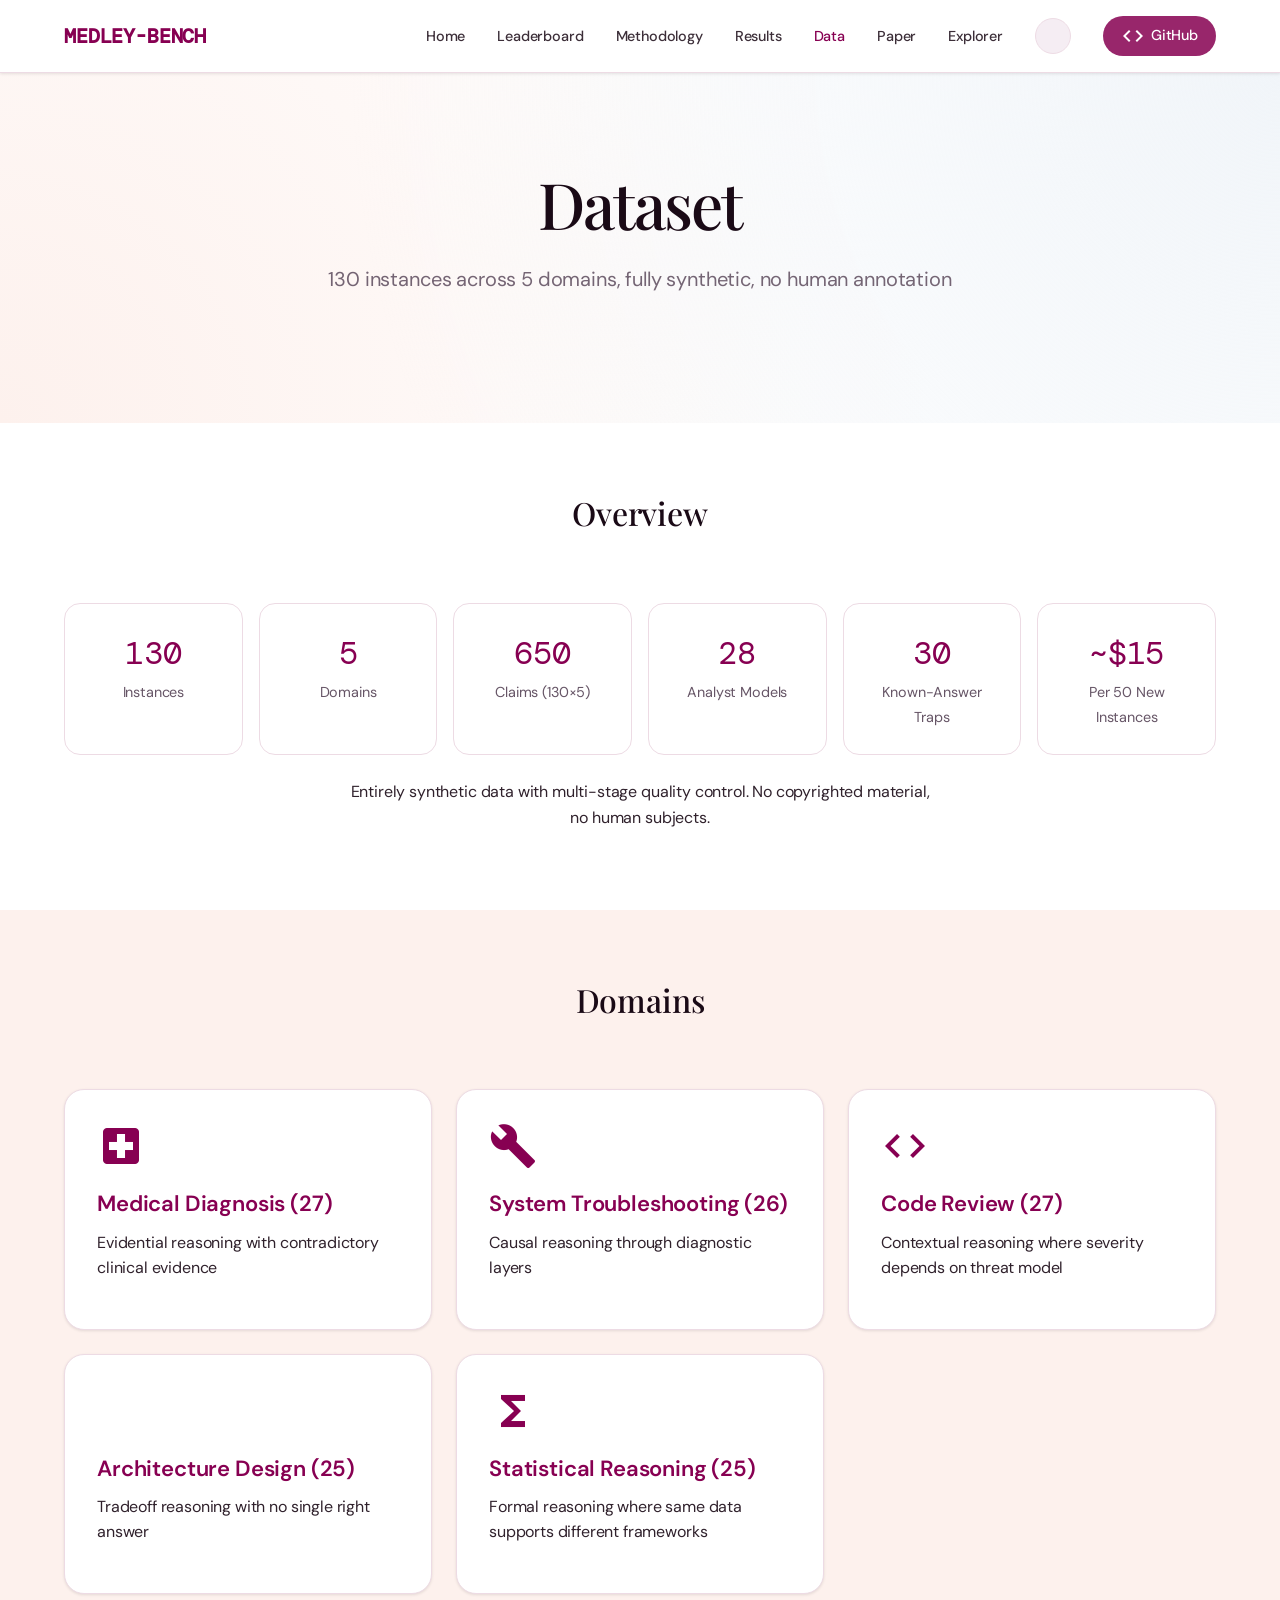
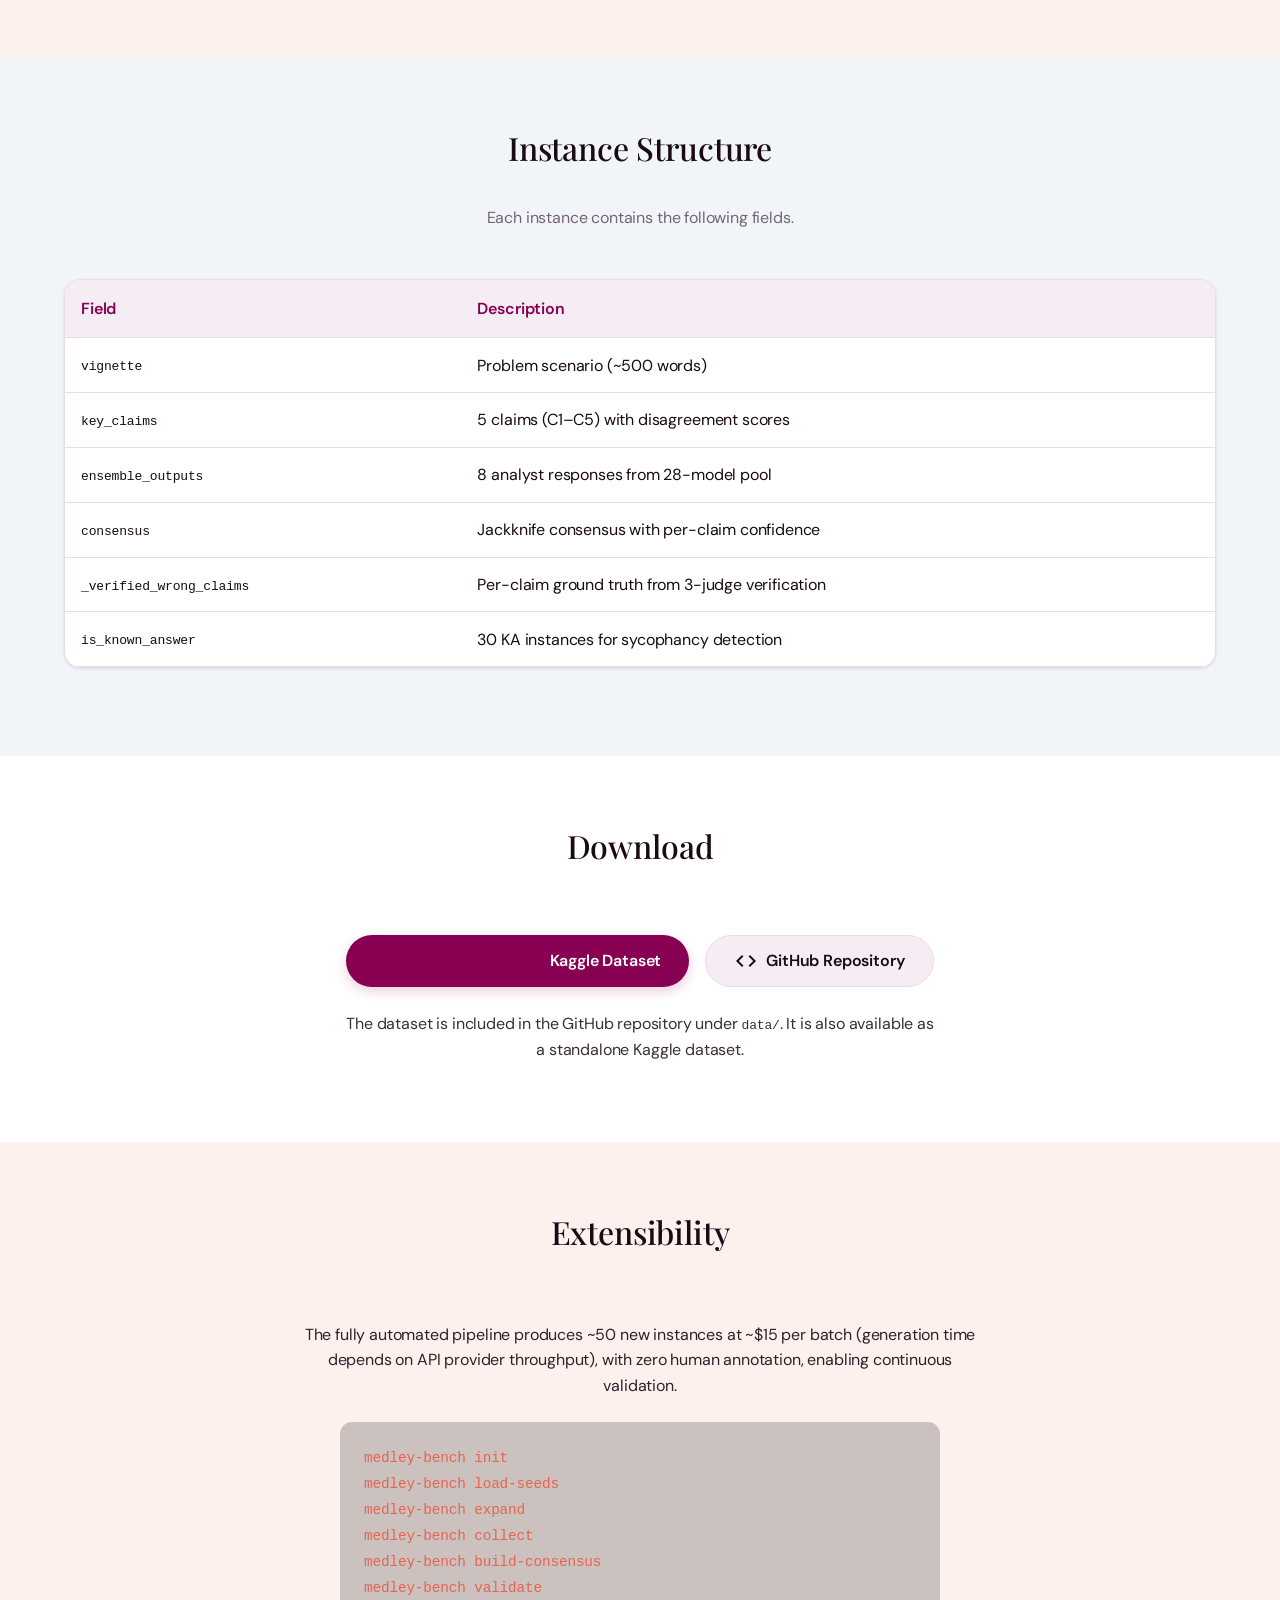
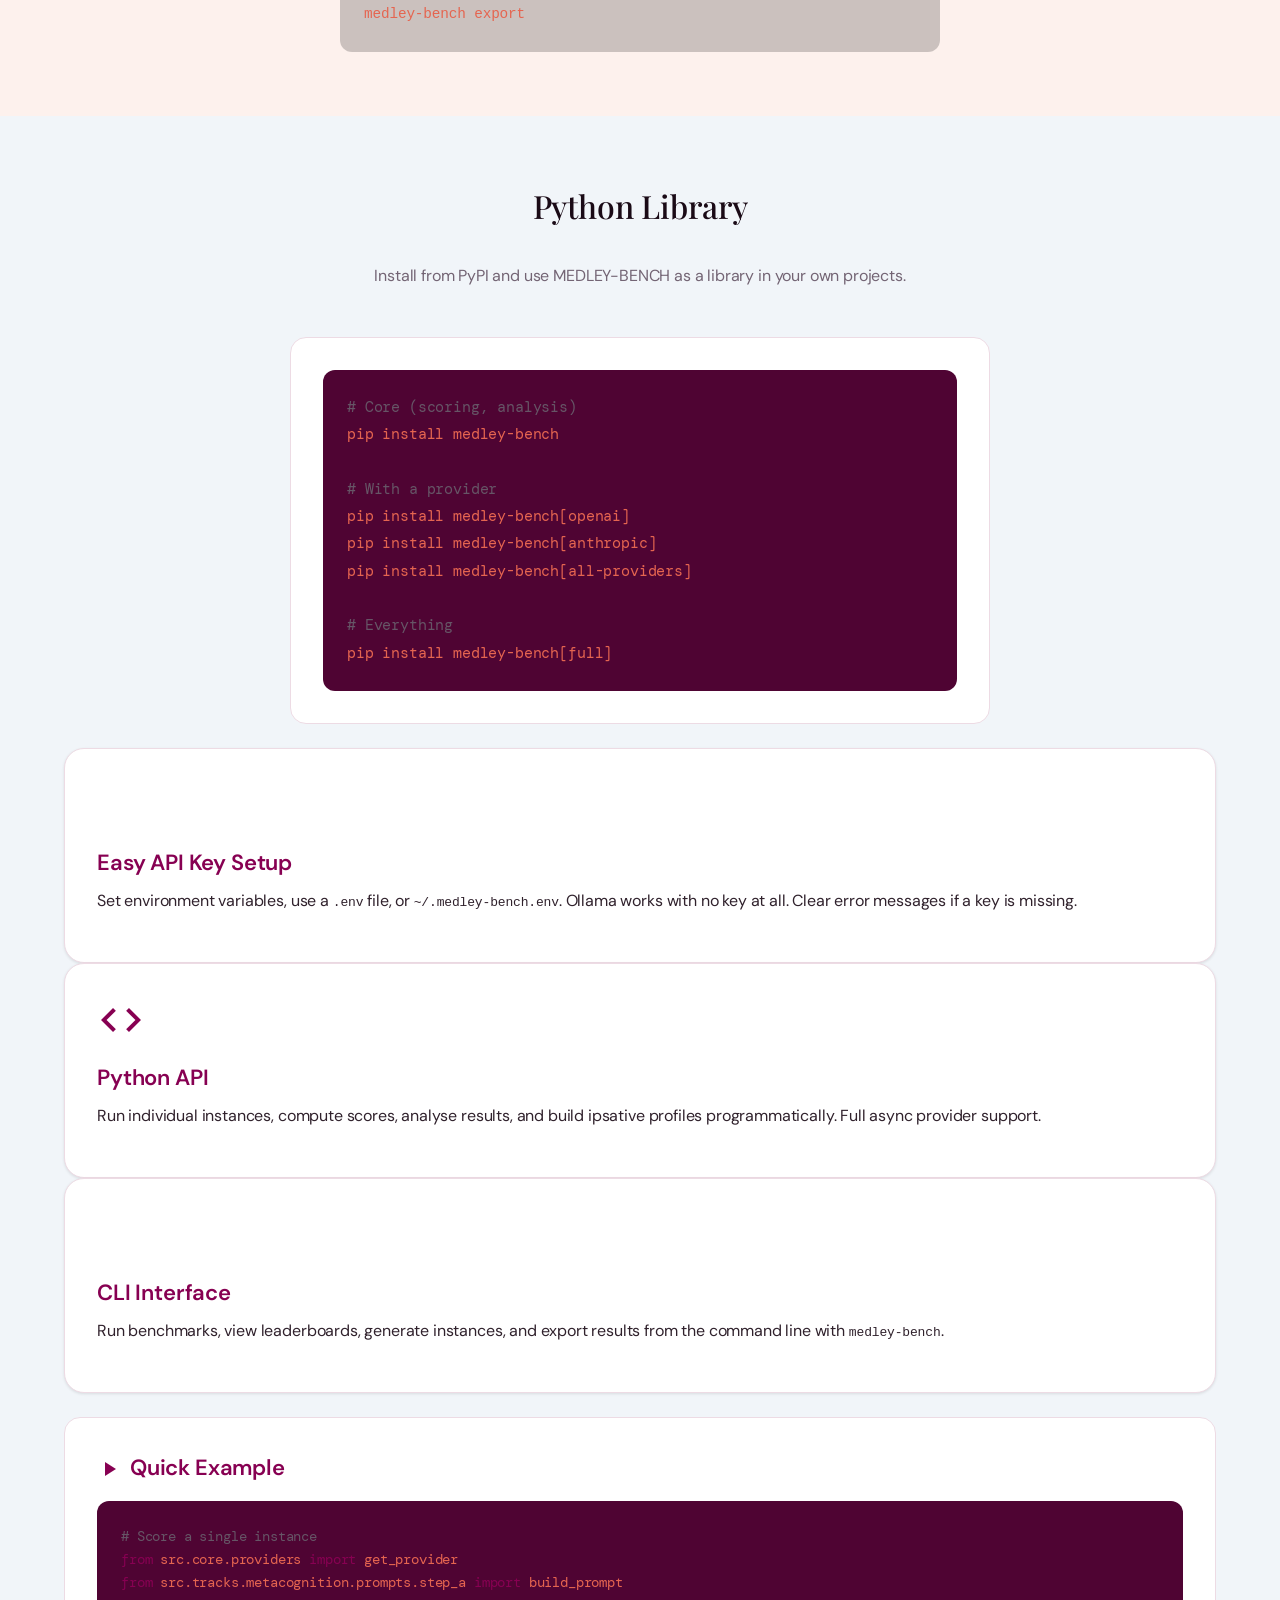
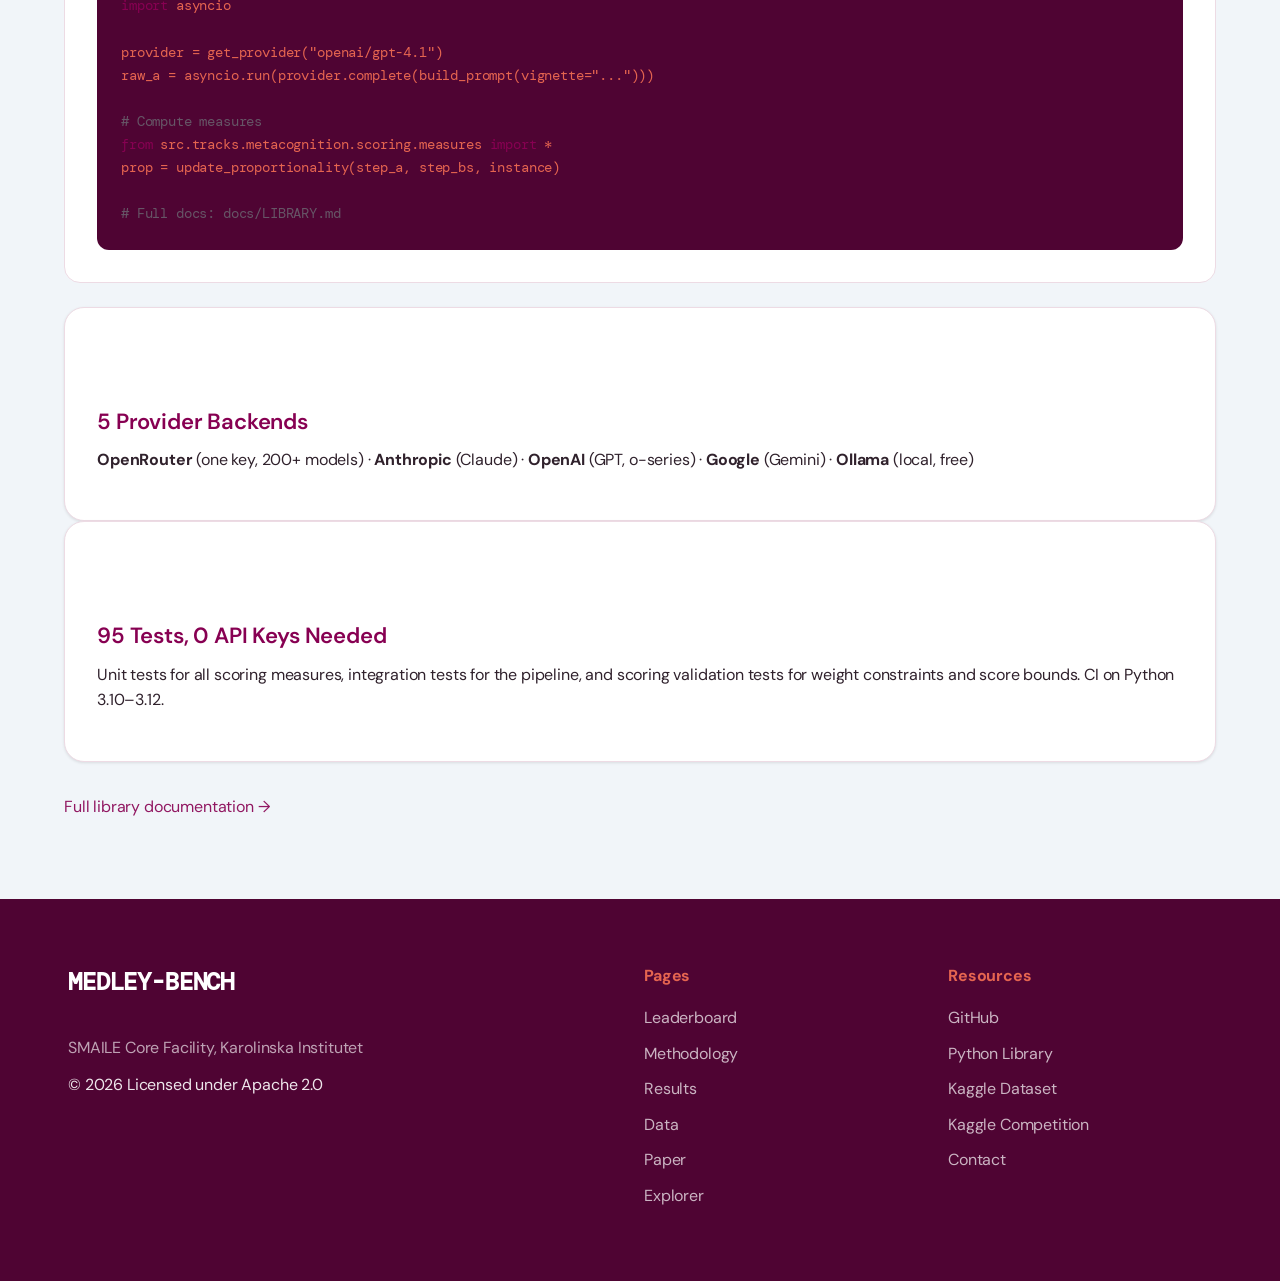
<file: website/data.html>
<!DOCTYPE html>
<html lang="en" data-theme="light">
<head>
    <meta charset="UTF-8">
    <meta name="viewport" content="width=device-width, initial-scale=1.0">
    <title>Dataset - MEDLEY-BENCH</title>

    <!-- Material Design 3 -->
    <link href="https://fonts.googleapis.com/css2?family=DM+Sans:opsz,wght@9..40,300;9..40,400;9..40,500;9..40,600;9..40,700&family=DM+Mono:wght@400;500&family=Playfair+Display:wght@400;500;600;700&display=swap" rel="stylesheet">
    <link href="https://fonts.googleapis.com/icon?family=Material+Icons" rel="stylesheet">

    <!-- Custom Styles -->
    <link rel="stylesheet" href="css/style.css">
    <link rel="icon" type="image/svg+xml" href="img/favicon.svg">
</head>
<body>
    <!-- Theme initialization (prevents flash) -->
    <script>
        var theme = localStorage.getItem('medley-theme') || 'light';
        document.documentElement.setAttribute('data-theme', theme);
    </script>

    <!-- Navigation -->
    <nav class="navbar">
        <div class="nav-container">
            <a href="index.html" class="brand-logo">MEDLEY-BENCH</a>
            <button class="nav-toggle" onclick="toggleMobileMenu()">
                <span class="material-icons">menu</span>
            </button>
            <ul class="nav-menu" id="navMenu">
                <li><a href="index.html">Home</a></li>
                <li><a href="leaderboard.html">Leaderboard</a></li>
                <li><a href="methodology.html">Methodology</a></li>
                <li><a href="results.html">Results</a></li>
                <li><a href="data.html" class="active">Data</a></li>
                <li><a href="index.html#paper">Paper</a></li>
                <li><a href="medley-bench-explorer.html">Explorer</a></li>
                <li>
                    <button class="theme-toggle" onclick="toggleTheme()" title="Toggle light/dark theme">
                        <span class="material-icons" id="theme-icon">dark_mode</span>
                    </button>
                </li>
                <li>
                    <a href="https://github.com/ki-smile/medley-bench" class="nav-github" target="_blank">
                        <span class="material-icons">code</span> GitHub
                    </a>
                </li>
            </ul>
        </div>
    </nav>

    <!-- Page Header -->
    <section class="hero">
        <div class="hero-content">
            <h1 class="hero-title">Dataset</h1>
            <p class="hero-subtitle">130 instances across 5 domains, fully synthetic, no human annotation</p>
        </div>
    </section>

    <!-- Overview -->
    <section class="section-white">
        <div class="container">
            <h2 class="section-heading">Overview</h2>
            <div class="stat-grid">
                <div class="stat-card">
                    <span class="stat-value">130</span>
                    <span class="stat-label">Instances</span>
                </div>
                <div class="stat-card">
                    <span class="stat-value">5</span>
                    <span class="stat-label">Domains</span>
                </div>
                <div class="stat-card">
                    <span class="stat-value">650</span>
                    <span class="stat-label">Claims (130&times;5)</span>
                </div>
                <div class="stat-card">
                    <span class="stat-value">28</span>
                    <span class="stat-label">Analyst Models</span>
                </div>
                <div class="stat-card">
                    <span class="stat-value">30</span>
                    <span class="stat-label">Known-Answer Traps</span>
                </div>
                <div class="stat-card">
                    <span class="stat-value">~$15</span>
                    <span class="stat-label">Per 50 New Instances</span>
                </div>
            </div>
            <p style="text-align: center; margin-top: var(--spacing-lg); max-width: 600px; margin-left: auto; margin-right: auto;">
                Entirely synthetic data with multi-stage quality control. No copyrighted material, no human subjects.
            </p>
        </div>
    </section>

    <!-- Domains -->
    <section class="section-orange">
        <div class="container">
            <h2 class="section-heading">Domains</h2>
            <div class="card-row" style="flex-wrap: wrap;">
                <div class="feature-card">
                    <span class="material-icons card-icon">local_hospital</span>
                    <h3>Medical Diagnosis (27)</h3>
                    <p>Evidential reasoning with contradictory clinical evidence</p>
                </div>
                <div class="feature-card">
                    <span class="material-icons card-icon">build</span>
                    <h3>System Troubleshooting (26)</h3>
                    <p>Causal reasoning through diagnostic layers</p>
                </div>
                <div class="feature-card">
                    <span class="material-icons card-icon">code</span>
                    <h3>Code Review (27)</h3>
                    <p>Contextual reasoning where severity depends on threat model</p>
                </div>
                <div class="feature-card">
                    <span class="material-icons card-icon">architecture</span>
                    <h3>Architecture Design (25)</h3>
                    <p>Tradeoff reasoning with no single right answer</p>
                </div>
                <div class="feature-card">
                    <span class="material-icons card-icon">functions</span>
                    <h3>Statistical Reasoning (25)</h3>
                    <p>Formal reasoning where same data supports different frameworks</p>
                </div>
            </div>
        </div>
    </section>

    <!-- Instance Structure -->
    <section class="section-blue">
        <div class="container">
            <h2 class="section-heading">Instance Structure</h2>
            <p class="section-subheading">Each instance contains the following fields.</p>
            <div class="table-wrapper">
                <table class="data-table">
                    <thead>
                        <tr>
                            <th>Field</th>
                            <th>Description</th>
                        </tr>
                    </thead>
                    <tbody>
                        <tr>
                            <td><code>vignette</code></td>
                            <td>Problem scenario (~500 words)</td>
                        </tr>
                        <tr>
                            <td><code>key_claims</code></td>
                            <td>5 claims (C1&ndash;C5) with disagreement scores</td>
                        </tr>
                        <tr>
                            <td><code>ensemble_outputs</code></td>
                            <td>8 analyst responses from 28-model pool</td>
                        </tr>
                        <tr>
                            <td><code>consensus</code></td>
                            <td>Jackknife consensus with per-claim confidence</td>
                        </tr>
                        <tr>
                            <td><code>_verified_wrong_claims</code></td>
                            <td>Per-claim ground truth from 3-judge verification</td>
                        </tr>
                        <tr>
                            <td><code>is_known_answer</code></td>
                            <td>30 KA instances for sycophancy detection</td>
                        </tr>
                    </tbody>
                </table>
            </div>
        </div>
    </section>

    <!-- Download -->
    <section class="section-white">
        <div class="container">
            <h2 class="section-heading">Download</h2>
            <div class="hero-actions">
                <a href="https://www.kaggle.com/datasets/farhadabtahi/medley-bench-data" class="btn-primary" target="_blank">
                    <span class="material-icons">dataset</span>
                    Kaggle Dataset
                </a>
                <a href="https://github.com/ki-smile/medley-bench" class="btn-secondary" target="_blank">
                    <span class="material-icons">code</span>
                    GitHub Repository
                </a>
            </div>
            <p style="text-align: center; margin-top: var(--spacing-lg); max-width: 600px; margin-left: auto; margin-right: auto; opacity: 0.85;">
                The dataset is included in the GitHub repository under <code>data/</code>. It is also available as a standalone Kaggle dataset.
            </p>
        </div>
    </section>

    <!-- Extensibility -->
    <section class="section-orange">
        <div class="container">
            <h2 class="section-heading">Extensibility</h2>
            <p style="text-align: center; max-width: 700px; margin: 0 auto var(--spacing-lg);">
                The fully automated pipeline produces ~50 new instances at ~$15 per batch (generation time depends on API provider throughput), with zero human annotation, enabling continuous validation.
            </p>
            <pre style="background: rgba(0,0,0,0.2); border-radius: 12px; padding: var(--spacing-lg); overflow-x: auto; font-family: monospace; font-size: 0.9rem; line-height: 1.8; max-width: 600px; margin: 0 auto;">medley-bench init
medley-bench load-seeds
medley-bench expand
medley-bench collect
medley-bench build-consensus
medley-bench validate
medley-bench export</pre>
        </div>
    </section>

    <!-- Python Library -->
    <section class="section-blue">
        <div class="container">
            <h2 class="section-heading">Python Library</h2>
            <p class="section-subheading">
                Install from PyPI and use MEDLEY-BENCH as a library in your own projects.
            </p>

            <div class="method-card" style="max-width: 700px; margin: 0 auto var(--spacing-lg);">
                <pre style="margin: 0; font-family: 'DM Mono', monospace; font-size: 0.95rem; line-height: 1.8;"><span style="color: var(--ki-grey);"># Core (scoring, analysis)</span>
pip install medley-bench

<span style="color: var(--ki-grey);"># With a provider</span>
pip install medley-bench[openai]
pip install medley-bench[anthropic]
pip install medley-bench[all-providers]

<span style="color: var(--ki-grey);"># Everything</span>
pip install medley-bench[full]</pre>
            </div>

            <div class="cards-grid-3">
                <div class="feature-card">
                    <span class="material-icons card-icon">key</span>
                    <h3>Easy API Key Setup</h3>
                    <p>Set environment variables, use a <code>.env</code> file, or <code>~/.medley-bench.env</code>. Ollama works with no key at all. Clear error messages if a key is missing.</p>
                </div>
                <div class="feature-card">
                    <span class="material-icons card-icon">code</span>
                    <h3>Python API</h3>
                    <p>Run individual instances, compute scores, analyse results, and build ipsative profiles programmatically. Full async provider support.</p>
                </div>
                <div class="feature-card">
                    <span class="material-icons card-icon">terminal</span>
                    <h3>CLI Interface</h3>
                    <p>Run benchmarks, view leaderboards, generate instances, and export results from the command line with <code>medley-bench</code>.</p>
                </div>
            </div>

            <div class="method-card" style="margin-top: var(--spacing-lg);">
                <h3><span class="material-icons" style="vertical-align: middle; margin-right: 4px;">play_arrow</span> Quick Example</h3>
                <pre style="margin: var(--spacing-md) 0 0; font-family: 'DM Mono', monospace; font-size: 0.85rem; line-height: 1.7; overflow-x: auto;"><span style="color: var(--ki-grey);"># Score a single instance</span>
<span style="color: var(--ki-plum);">from</span> src.core.providers <span style="color: var(--ki-plum);">import</span> get_provider
<span style="color: var(--ki-plum);">from</span> src.tracks.metacognition.prompts.step_a <span style="color: var(--ki-plum);">import</span> build_prompt
<span style="color: var(--ki-plum);">import</span> asyncio

provider = get_provider(<span style="color: var(--ki-orange);">"openai/gpt-4.1"</span>)
raw_a = asyncio.run(provider.complete(build_prompt(vignette=<span style="color: var(--ki-orange);">"..."</span>)))

<span style="color: var(--ki-grey);"># Compute measures</span>
<span style="color: var(--ki-plum);">from</span> src.tracks.metacognition.scoring.measures <span style="color: var(--ki-plum);">import</span> *
prop = update_proportionality(step_a, step_bs, instance)

<span style="color: var(--ki-grey);"># Full docs: docs/LIBRARY.md</span></pre>
            </div>

            <div class="cards-grid-2" style="margin-top: var(--spacing-lg);">
                <div class="feature-card">
                    <span class="material-icons card-icon">hub</span>
                    <h3>5 Provider Backends</h3>
                    <p>
                        <strong>OpenRouter</strong> (one key, 200+ models) &middot;
                        <strong>Anthropic</strong> (Claude) &middot;
                        <strong>OpenAI</strong> (GPT, o-series) &middot;
                        <strong>Google</strong> (Gemini) &middot;
                        <strong>Ollama</strong> (local, free)
                    </p>
                </div>
                <div class="feature-card">
                    <span class="material-icons card-icon">verified</span>
                    <h3>95 Tests, 0 API Keys Needed</h3>
                    <p>
                        Unit tests for all scoring measures, integration tests for the pipeline,
                        and scoring validation tests for weight constraints and score bounds.
                        CI on Python 3.10&ndash;3.12.
                    </p>
                </div>
            </div>

            <p class="section-link" style="margin-top: var(--spacing-xl);">
                <a href="https://pypi.org/project/medley-bench/" target="_blank">
                    Full library documentation &rarr;
                </a>
            </p>
        </div>
    </section>

    <!-- Footer -->
    <footer class="footer">
        <div class="footer-container">
            <div class="footer-column">
                <h3 class="footer-brand">MEDLEY-BENCH</h3>
                <p><a href="https://ki.se/en/clintec/stockholm-medical-artificial-intelligence-and-learning-environments-smaile" target="_blank">SMAILE Core Facility, Karolinska Institutet</a></p>
                <p>&copy; 2026 Licensed under Apache 2.0</p>
            </div>
            <div class="footer-column">
                <h4>Pages</h4>
                <ul>
                    <li><a href="leaderboard.html">Leaderboard</a></li>
                    <li><a href="methodology.html">Methodology</a></li>
                    <li><a href="results.html">Results</a></li>
                    <li><a href="data.html">Data</a></li>
                    <li><a href="index.html#paper">Paper</a></li>
                    <li><a href="medley-bench-explorer.html">Explorer</a></li>
                </ul>
            </div>
            <div class="footer-column">
                <h4>Resources</h4>
                <ul>
                    <li><a href="https://github.com/ki-smile/medley-bench" target="_blank">GitHub</a></li>
                    <li><a href="https://pypi.org/project/medley-bench/" target="_blank">Python Library</a></li>
                    <li><a href="https://www.kaggle.com/datasets/" target="_blank">Kaggle Dataset</a></li>
                    <li><a href="https://www.kaggle.com/competitions/" target="_blank">Kaggle Competition</a></li>
                    <li><a href="mailto:farhad.abtahi@ki.se">Contact</a></li>
                </ul>
            </div>
        </div>
    </footer>

    <!-- Back to Top -->
    <button class="back-to-top" id="backToTop" onclick="scrollToTop()"><span class="material-icons">arrow_upward</span></button>

    <!-- Scripts -->
    <script>
        function toggleTheme() {
            const current = document.documentElement.getAttribute('data-theme');
            const next = current === 'dark' ? 'light' : 'dark';
            document.documentElement.setAttribute('data-theme', next);
            localStorage.setItem('medley-theme', next);
            const icon = document.getElementById('theme-icon');
            if (icon) {
                icon.textContent = next === 'dark' ? 'light_mode' : 'dark_mode';
            }
        }
        
        // Theme initialization
        var theme = localStorage.getItem('medley-theme') || 'light';
        document.documentElement.setAttribute('data-theme', theme);
        document.addEventListener('DOMContentLoaded', () => {
            const icon = document.getElementById('theme-icon');
            if (icon) {
                icon.textContent = theme === 'dark' ? 'light_mode' : 'dark_mode';
            }
        });

        function toggleMobileMenu() {
            document.getElementById('navMenu').classList.toggle('active');
        }
        // Close mobile menu on link click
        document.querySelectorAll('#navMenu a').forEach(function(link) {
            link.addEventListener('click', function() {
                document.getElementById('navMenu').classList.remove('active');
            });
        });
        // Close mobile menu on outside click
        document.addEventListener('click', function(e) {
            var nav = document.getElementById('navMenu');
            var toggle = document.querySelector('.nav-toggle');
            if (nav && nav.classList.contains('active') && !nav.contains(e.target) && !toggle.contains(e.target)) {
                nav.classList.remove('active');
            }
        });

        // Back to top logic
        const btt = document.getElementById('backToTop');
        if (btt) {
            window.addEventListener('scroll', () => {
                if (window.pageYOffset > 300) { btt.classList.add('visible'); } 
                else { btt.classList.remove('visible'); }
            });
        }
        function scrollToTop() { window.scrollTo({ top: 0, behavior: 'smooth' }); }
    </script>
</body>
</html>
</file>
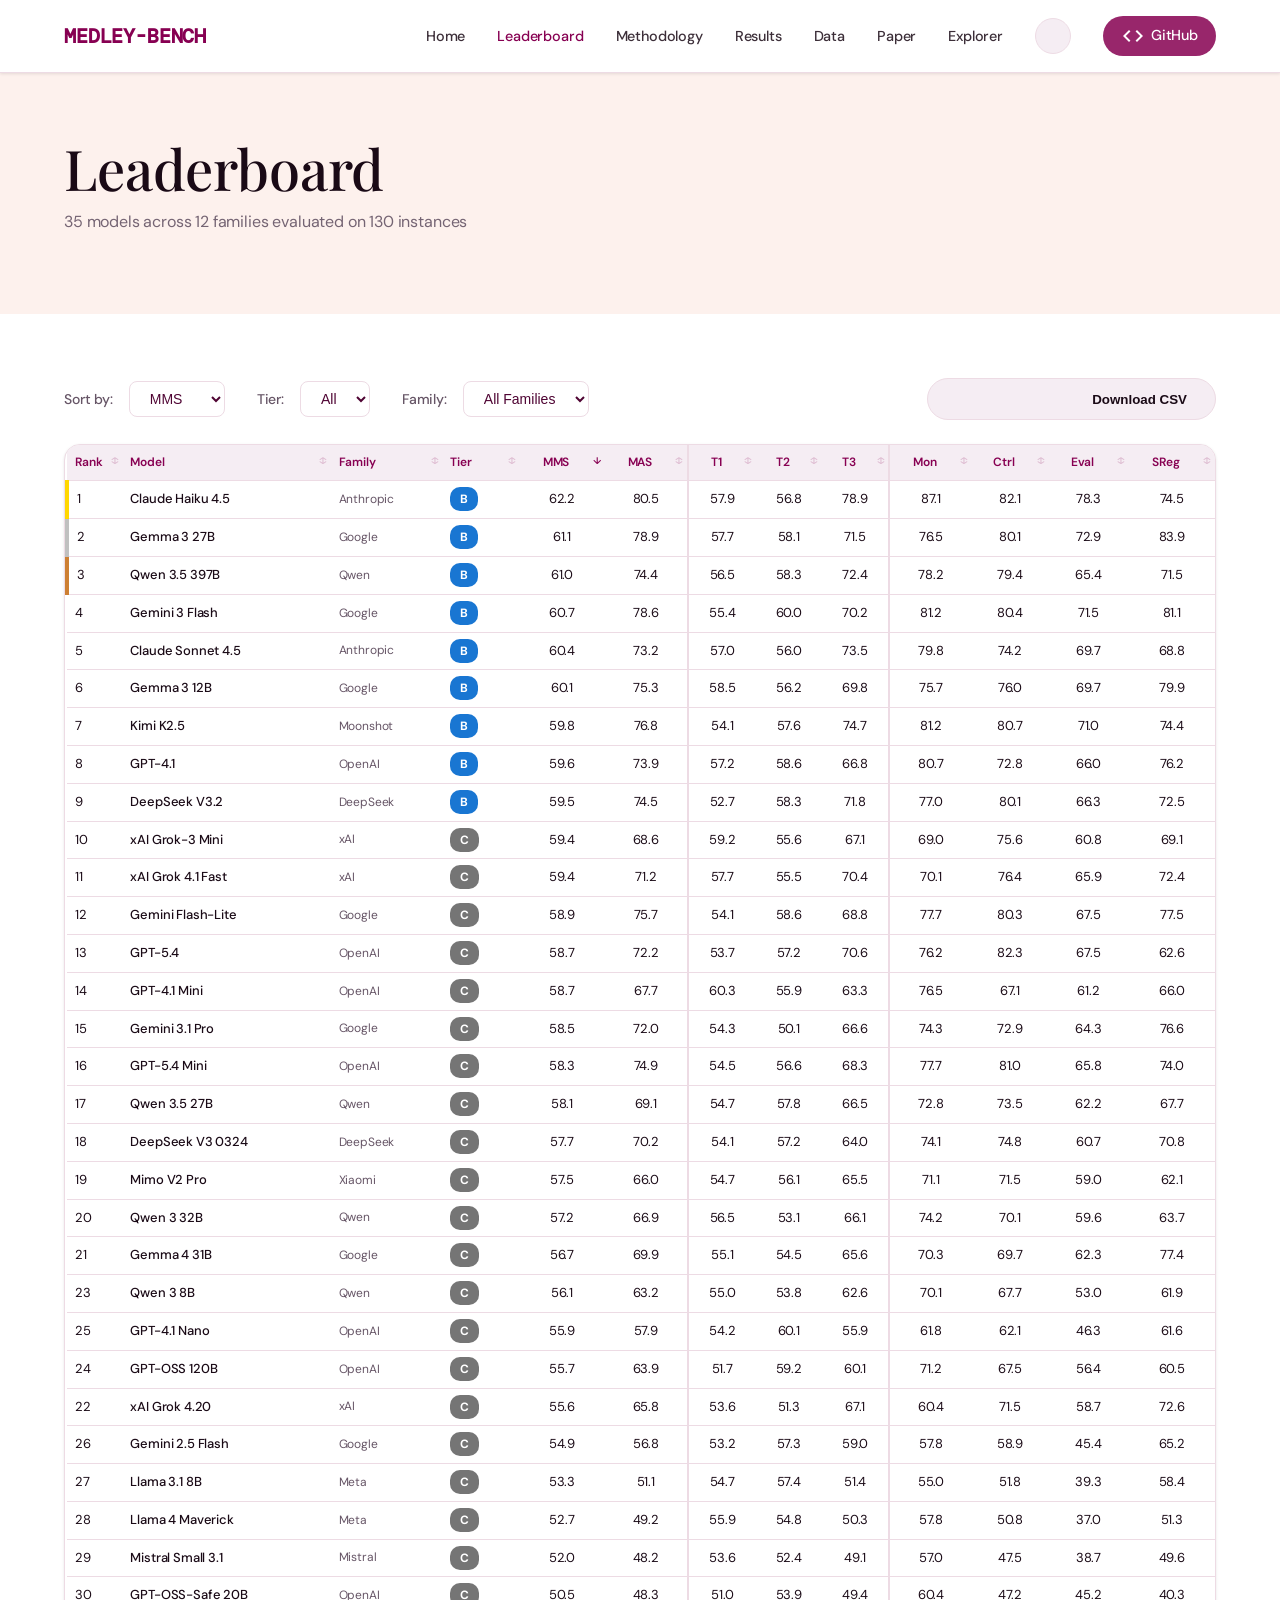
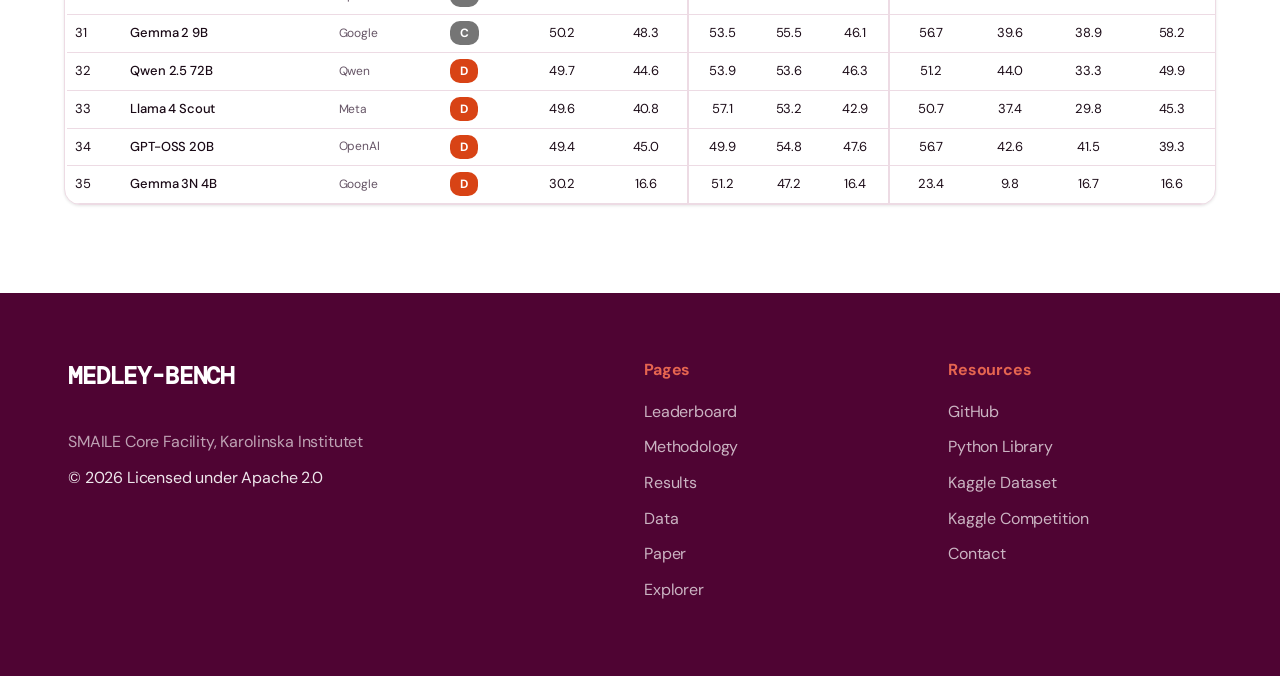
<file: website/leaderboard.html>
<!DOCTYPE html>
<html lang="en" data-theme="light">
<head>
    <meta charset="UTF-8">
    <meta name="viewport" content="width=device-width, initial-scale=1.0">
    <title>Leaderboard - MEDLEY-BENCH</title>

    <!-- Material Design 3 -->
    <link href="https://fonts.googleapis.com/css2?family=DM+Sans:opsz,wght@9..40,300;9..40,400;9..40,500;9..40,600;9..40,700&family=DM+Mono:wght@400;500&family=Playfair+Display:wght@400;500;600;700&display=swap" rel="stylesheet">
    <link href="https://fonts.googleapis.com/icon?family=Material+Icons" rel="stylesheet">

    <!-- Custom Styles -->
    <link rel="stylesheet" href="css/style.css">
    <link rel="icon" type="image/svg+xml" href="img/favicon.svg">
</head>

    <style>
        /* Leaderboard-specific styles */
        .controls-bar {
            display: flex;
            align-items: center;
            gap: var(--spacing-md);
            flex-wrap: wrap;
            margin-bottom: var(--spacing-lg);
        }

        .controls-bar label {
            font-size: var(--md-sys-typescale-body-medium);
            font-weight: 500;
            color: var(--ki-grey);
        }

        .controls-bar select {
            padding: var(--spacing-sm) var(--spacing-md);
            border-radius: 8px;
            border: 1px solid var(--border-color);
            background: var(--card-bg);
            color: var(--ki-dark-plum);
            font-size: var(--md-sys-typescale-body-medium);
            font-family: 'Roboto', sans-serif;
            cursor: pointer;
            appearance: auto;
        }

        .controls-bar select:focus {
            outline: 2px solid var(--ki-plum);
            outline-offset: 1px;
        }

        .leaderboard-table {
            font-size: 13px;
        }

        .leaderboard-table thead th {
            font-size: 12px;
            padding: var(--spacing-sm) var(--spacing-sm);
            text-align: center;
        }

        .leaderboard-table thead th:nth-child(1),
        .leaderboard-table thead th:nth-child(2),
        .leaderboard-table thead th:nth-child(3),
        .leaderboard-table thead th:nth-child(4) {
            text-align: left;
        }

        .leaderboard-table tbody td {
            padding: var(--spacing-sm) var(--spacing-sm);
            text-align: center;
            font-variant-numeric: tabular-nums;
        }

        .leaderboard-table tbody td:nth-child(1) {
            text-align: left;
            width: 50px;
        }

        .leaderboard-table tbody td:nth-child(2) {
            text-align: left;
            font-weight: 500;
            white-space: nowrap;
        }

        .leaderboard-table tbody td:nth-child(3) {
            text-align: left;
            color: var(--ki-grey);
            font-size: 12px;
        }

        .leaderboard-table tbody td:nth-child(4) {
            text-align: left;
        }

        .leaderboard-table thead th.sortable {
            cursor: pointer;
            user-select: none;
            position: relative;
            padding-right: 20px !important;
        }

        .leaderboard-table thead th.sortable:hover {
            color: var(--ki-plum);
            background: var(--bg-surface-variant);
        }

        .leaderboard-table thead th.sortable::after {
            content: '↕';
            position: absolute;
            right: 4px;
            opacity: 0.2;
            font-size: 0.8em;
        }

        .leaderboard-table thead th.sort-asc::after {
            content: '↑';
            opacity: 1;
            color: var(--ki-plum);
        }

        .leaderboard-table thead th.sort-desc::after {
            content: '↓';
            opacity: 1;
            color: var(--ki-plum);
        }

        /* Medal rows */
        .rank-gold {
            border-left: 4px solid #FFD700 !important;
        }

        .rank-silver {
            border-left: 4px solid #C0C0C0 !important;
        }

        .rank-bronze {
            border-left: 4px solid #CD7F32 !important;
        }

        /* Progressive section */
        .progressive-section {
            margin-top: var(--spacing-xxl);
        }

        .progressive-text {
            max-width: 800px;
            margin: var(--spacing-lg) auto 0;
            line-height: 1.7;
        }

        /* Column group separators */
        .leaderboard-table thead th.col-sep {
            border-left: 2px solid var(--border-color);
        }

        .leaderboard-table tbody td.col-sep {
            border-left: 2px solid var(--border-color);
        }
    </style>
</head>
<body>
    <!-- Theme initialization (prevents flash) -->
    <script>
        var theme = localStorage.getItem('medley-theme') || 'light';
        document.documentElement.setAttribute('data-theme', theme);
    </script>

    <!-- Navigation -->
    <nav class="navbar">
        <div class="nav-container">
            <a href="index.html" class="brand-logo">MEDLEY-BENCH</a>
            <button class="nav-toggle" onclick="toggleMobileMenu()">
                <span class="material-icons">menu</span>
            </button>
            <ul class="nav-menu" id="navMenu">
                <li><a href="index.html">Home</a></li>
                <li><a href="leaderboard.html" class="active">Leaderboard</a></li>
                <li><a href="methodology.html">Methodology</a></li>
                <li><a href="results.html">Results</a></li>
                <li><a href="data.html">Data</a></li>
                <li><a href="index.html#paper">Paper</a></li>
                <li><a href="medley-bench-explorer.html">Explorer</a></li>
                <li>
                    <button class="theme-toggle" onclick="toggleTheme()" title="Toggle light/dark theme">
                        <span class="material-icons" id="theme-icon">dark_mode</span>
                    </button>
                </li>
                <li>
                    <a href="https://github.com/ki-smile/medley-bench" class="nav-github" target="_blank">
                        <span class="material-icons">code</span> GitHub
                    </a>
                </li>
            </ul>
        </div>
    </nav>

    <!-- Page Header -->
    <header class="page-header">
        <div class="container">
            <h1 class="page-title">Leaderboard</h1>
            <p class="page-subtitle">35 models across 12 families evaluated on 130 instances</p>
        </div>
    </header>

    <!-- Main Leaderboard -->
    <section class="section-white py-xxl">
        <div class="container">

            <!-- Controls Bar -->
            <div class="controls-bar">
                <label for="sort-select">Sort by:</label>
                <select id="sort-select" onchange="sortTable(this.value)">
                    <option value="mms">MMS</option>
                    <option value="mas">MAS</option>
                    <option value="t1">T1</option>
                    <option value="t2">T2</option>
                    <option value="t3">T3</option>
                    <option value="mon">Mon</option>
                    <option value="ctrl">Ctrl</option>
                    <option value="eval">Eval</option>
                    <option value="sreg">SReg</option>
                    <option value="model">Model</option>
                    <option value="family">Family</option>
                </select>

                <label for="tier-filter" style="margin-left: var(--spacing-md);">Tier:</label>
                <select id="tier-filter" onchange="filterTier(this.value)">
                    <option value="all">All</option>
                    <option value="B">B</option>
                    <option value="C">C</option>
                    <option value="D">D</option>
                </select>

                <label for="family-filter" style="margin-left: var(--spacing-md);">Family:</label>
                <select id="family-filter" onchange="filterFamily(this.value)">
                    <option value="all">All Families</option>
                </select>

                <button class="btn-secondary btn-small" onclick="downloadCSV()" style="margin-left: auto;">
                    <span class="material-icons" style="font-size: 16px;">download</span>
                    Download CSV
                </button>
            </div>

            <!-- Table -->
            <div class="table-wrapper">
                <table class="data-table leaderboard-table" id="leaderboard">
                    <thead>
                        <tr>
                            <th class="sortable" data-col="rank">Rank</th>
                            <th class="sortable" data-col="model">Model</th>
                            <th class="sortable" data-col="family">Family</th>
                            <th class="sortable" data-col="tier">Tier</th>
                            <th class="sortable" data-col="mms">MMS</th>
                            <th class="sortable" data-col="mas">MAS</th>
                            <th class="sortable col-sep" data-col="t1">T1</th>
                            <th class="sortable" data-col="t2">T2</th>
                            <th class="sortable" data-col="t3">T3</th>
                            <th class="sortable col-sep" data-col="mon">Mon</th>
                            <th class="sortable" data-col="ctrl">Ctrl</th>
                            <th class="sortable" data-col="eval">Eval</th>
                            <th class="sortable" data-col="sreg">SReg</th>
                        </tr>
                    </thead>
                    <tbody id="leaderboard-body">
                        <!-- Rendered by JS -->
                    </tbody>
                </table>
            </div>
        </div>
    </section>

    <!-- Footer -->
    <footer class="footer">
        <div class="footer-container">
            <div class="footer-column">
                <h3 class="footer-brand">MEDLEY-BENCH</h3>
                <p><a href="https://ki.se/en/clintec/stockholm-medical-artificial-intelligence-and-learning-environments-smaile" target="_blank">SMAILE Core Facility, Karolinska Institutet</a></p>
                <p>&copy; 2026 Licensed under Apache 2.0</p>
            </div>
            <div class="footer-column">
                <h4>Pages</h4>
                <ul>
                    <li><a href="leaderboard.html">Leaderboard</a></li>
                    <li><a href="methodology.html">Methodology</a></li>
                    <li><a href="results.html">Results</a></li>
                    <li><a href="data.html">Data</a></li>
                    <li><a href="index.html#paper">Paper</a></li>
                    <li><a href="medley-bench-explorer.html">Explorer</a></li>
                </ul>
            </div>
            <div class="footer-column">
                <h4>Resources</h4>
                <ul>
                    <li><a href="https://github.com/ki-smile/medley-bench" target="_blank">GitHub</a></li>
                    <li><a href="https://pypi.org/project/medley-bench/" target="_blank">Python Library</a></li>
                    <li><a href="https://www.kaggle.com/datasets/" target="_blank">Kaggle Dataset</a></li>
                    <li><a href="https://www.kaggle.com/competitions/" target="_blank">Kaggle Competition</a></li>
                    <li><a href="mailto:farhad.abtahi@ki.se">Contact</a></li>
                </ul>
            </div>
        </div>
    </footer>

    <!-- Back to Top -->
    <button class="back-to-top" id="backToTop" onclick="scrollToTop()"><span class="material-icons">arrow_upward</span></button>

    <!-- Scripts -->
    <script>
        function toggleTheme() {
            const current = document.documentElement.getAttribute('data-theme');
            const next = current === 'dark' ? 'light' : 'dark';
            document.documentElement.setAttribute('data-theme', next);
            localStorage.setItem('medley-theme', next);
            const icon = document.getElementById('theme-icon');
            if (icon) {
                icon.textContent = next === 'dark' ? 'light_mode' : 'dark_mode';
            }
        }
        
        // Theme initialization
        var theme = localStorage.getItem('medley-theme') || 'light';
        document.documentElement.setAttribute('data-theme', theme);
        document.addEventListener('DOMContentLoaded', () => {
            const icon = document.getElementById('theme-icon');
            if (icon) {
                icon.textContent = theme === 'dark' ? 'light_mode' : 'dark_mode';
            }
        });

        function toggleMobileMenu() {
            document.getElementById('navMenu').classList.toggle('active');
        }
        // Close mobile menu on link click
        document.querySelectorAll('#navMenu a').forEach(function(link) {
            link.addEventListener('click', function() {
                document.getElementById('navMenu').classList.remove('active');
            });
        });
        // Close mobile menu on outside click
        document.addEventListener('click', function(e) {
            var nav = document.getElementById('navMenu');
            var toggle = document.querySelector('.nav-toggle');
            if (nav && nav.classList.contains('active') && !nav.contains(e.target) && !toggle.contains(e.target)) {
                nav.classList.remove('active');
            }
        });

        // Back to top logic
        const btt = document.getElementById('backToTop');
        if (btt) {
            window.addEventListener('scroll', () => {
                if (window.pageYOffset > 300) { btt.classList.add('visible'); } 
                else { btt.classList.remove('visible'); }
            });
        }
        function scrollToTop() { window.scrollTo({ top: 0, behavior: 'smooth' }); }

        // Model data
        const models = [
            {rank:1, model:"Claude Haiku 4.5", family:"Anthropic", tier:"B", mms:62.2, mas:80.5, t1:57.9, t2:56.8, t3:78.9, mon:87.1, ctrl:82.1, eval:78.3, sreg:74.5},
            {rank:2, model:"Gemma 3 27B", family:"Google", tier:"B", mms:61.1, mas:78.9, t1:57.7, t2:58.1, t3:71.5, mon:76.5, ctrl:80.1, eval:72.9, sreg:83.9},
            {rank:3, model:"Qwen 3.5 397B", family:"Qwen", tier:"B", mms:61.0, mas:74.4, t1:56.5, t2:58.3, t3:72.4, mon:78.2, ctrl:79.4, eval:65.4, sreg:71.5},
            {rank:4, model:"Gemini 3 Flash", family:"Google", tier:"B", mms:60.7, mas:78.6, t1:55.4, t2:60.0, t3:70.2, mon:81.2, ctrl:80.4, eval:71.5, sreg:81.1},
            {rank:5, model:"Claude Sonnet 4.5", family:"Anthropic", tier:"B", mms:60.4, mas:73.2, t1:57.0, t2:56.0, t3:73.5, mon:79.8, ctrl:74.2, eval:69.7, sreg:68.8},
            {rank:6, model:"Gemma 3 12B", family:"Google", tier:"B", mms:60.1, mas:75.3, t1:58.5, t2:56.2, t3:69.8, mon:75.7, ctrl:76.0, eval:69.7, sreg:79.9},
            {rank:7, model:"Kimi K2.5", family:"Moonshot", tier:"B", mms:59.8, mas:76.8, t1:54.1, t2:57.6, t3:74.7, mon:81.2, ctrl:80.7, eval:71.0, sreg:74.4},
            {rank:8, model:"GPT-4.1", family:"OpenAI", tier:"B", mms:59.6, mas:73.9, t1:57.2, t2:58.6, t3:66.8, mon:80.7, ctrl:72.8, eval:66.0, sreg:76.2},
            {rank:9, model:"DeepSeek V3.2", family:"DeepSeek", tier:"B", mms:59.5, mas:74.5, t1:52.7, t2:58.3, t3:71.8, mon:77.0, ctrl:80.1, eval:66.3, sreg:72.5},
            {rank:10, model:"xAI Grok-3 Mini", family:"xAI", tier:"C", mms:59.4, mas:68.6, t1:59.2, t2:55.6, t3:67.1, mon:69.0, ctrl:75.6, eval:60.8, sreg:69.1},
            {rank:11, model:"xAI Grok 4.1 Fast", family:"xAI", tier:"C", mms:59.4, mas:71.2, t1:57.7, t2:55.5, t3:70.4, mon:70.1, ctrl:76.4, eval:65.9, sreg:72.4},
            {rank:12, model:"Gemini Flash-Lite", family:"Google", tier:"C", mms:58.9, mas:75.7, t1:54.1, t2:58.6, t3:68.8, mon:77.7, ctrl:80.3, eval:67.5, sreg:77.5},
            {rank:13, model:"GPT-5.4", family:"OpenAI", tier:"C", mms:58.7, mas:72.2, t1:53.7, t2:57.2, t3:70.6, mon:76.2, ctrl:82.3, eval:67.5, sreg:62.6},
            {rank:14, model:"GPT-4.1 Mini", family:"OpenAI", tier:"C", mms:58.7, mas:67.7, t1:60.3, t2:55.9, t3:63.3, mon:76.5, ctrl:67.1, eval:61.2, sreg:66.0},
            {rank:15, model:"Gemini 3.1 Pro", family:"Google", tier:"C", mms:58.5, mas:72.0, t1:54.3, t2:50.1, t3:66.6, mon:74.3, ctrl:72.9, eval:64.3, sreg:76.6},
            {rank:16, model:"GPT-5.4 Mini", family:"OpenAI", tier:"C", mms:58.3, mas:74.9, t1:54.5, t2:56.6, t3:68.3, mon:77.7, ctrl:81.0, eval:65.8, sreg:74.0},
            {rank:17, model:"Qwen 3.5 27B", family:"Qwen", tier:"C", mms:58.1, mas:69.1, t1:54.7, t2:57.8, t3:66.5, mon:72.8, ctrl:73.5, eval:62.2, sreg:67.7},
            {rank:18, model:"DeepSeek V3 0324", family:"DeepSeek", tier:"C", mms:57.7, mas:70.2, t1:54.1, t2:57.2, t3:64.0, mon:74.1, ctrl:74.8, eval:60.7, sreg:70.8},
            {rank:19, model:"Mimo V2 Pro", family:"Xiaomi", tier:"C", mms:57.5, mas:66.0, t1:54.7, t2:56.1, t3:65.5, mon:71.1, ctrl:71.5, eval:59.0, sreg:62.1},
            {rank:20, model:"Qwen 3 32B", family:"Qwen", tier:"C", mms:57.2, mas:66.9, t1:56.5, t2:53.1, t3:66.1, mon:74.2, ctrl:70.1, eval:59.6, sreg:63.7},
            {rank:21, model:"Gemma 4 31B", family:"Google", tier:"C", mms:56.7, mas:69.9, t1:55.1, t2:54.5, t3:65.6, mon:70.3, ctrl:69.7, eval:62.3, sreg:77.4},
            {rank:22, model:"xAI Grok 4.20", family:"xAI", tier:"C", mms:55.6, mas:65.8, t1:53.6, t2:51.3, t3:67.1, mon:60.4, ctrl:71.5, eval:58.7, sreg:72.6},
            {rank:23, model:"Qwen 3 8B", family:"Qwen", tier:"C", mms:56.1, mas:63.2, t1:55.0, t2:53.8, t3:62.6, mon:70.1, ctrl:67.7, eval:53.0, sreg:61.9},
            {rank:24, model:"GPT-OSS 120B", family:"OpenAI", tier:"C", mms:55.7, mas:63.9, t1:51.7, t2:59.2, t3:60.1, mon:71.2, ctrl:67.5, eval:56.4, sreg:60.5},
            {rank:25, model:"GPT-4.1 Nano", family:"OpenAI", tier:"C", mms:55.9, mas:57.9, t1:54.2, t2:60.1, t3:55.9, mon:61.8, ctrl:62.1, eval:46.3, sreg:61.6},
            {rank:26, model:"Gemini 2.5 Flash", family:"Google", tier:"C", mms:54.9, mas:56.8, t1:53.2, t2:57.3, t3:59.0, mon:57.8, ctrl:58.9, eval:45.4, sreg:65.2},
            {rank:27, model:"Llama 3.1 8B", family:"Meta", tier:"C", mms:53.3, mas:51.1, t1:54.7, t2:57.4, t3:51.4, mon:55.0, ctrl:51.8, eval:39.3, sreg:58.4},
            {rank:28, model:"Llama 4 Maverick", family:"Meta", tier:"C", mms:52.7, mas:49.2, t1:55.9, t2:54.8, t3:50.3, mon:57.8, ctrl:50.8, eval:37.0, sreg:51.3},
            {rank:29, model:"Mistral Small 3.1", family:"Mistral", tier:"C", mms:52.0, mas:48.2, t1:53.6, t2:52.4, t3:49.1, mon:57.0, ctrl:47.5, eval:38.7, sreg:49.6},
            {rank:30, model:"GPT-OSS-Safe 20B", family:"OpenAI", tier:"C", mms:50.5, mas:48.3, t1:51.0, t2:53.9, t3:49.4, mon:60.4, ctrl:47.2, eval:45.2, sreg:40.3},
            {rank:31, model:"Gemma 2 9B", family:"Google", tier:"C", mms:50.2, mas:48.3, t1:53.5, t2:55.5, t3:46.1, mon:56.7, ctrl:39.6, eval:38.9, sreg:58.2},
            {rank:32, model:"Qwen 2.5 72B", family:"Qwen", tier:"D", mms:49.7, mas:44.6, t1:53.9, t2:53.6, t3:46.3, mon:51.2, ctrl:44.0, eval:33.3, sreg:49.9},
            {rank:33, model:"Llama 4 Scout", family:"Meta", tier:"D", mms:49.6, mas:40.8, t1:57.1, t2:53.2, t3:42.9, mon:50.7, ctrl:37.4, eval:29.8, sreg:45.3},
            {rank:34, model:"GPT-OSS 20B", family:"OpenAI", tier:"D", mms:49.4, mas:45.0, t1:49.9, t2:54.8, t3:47.6, mon:56.7, ctrl:42.6, eval:41.5, sreg:39.3},
            {rank:35, model:"Gemma 3N 4B", family:"Google", tier:"D", mms:30.2, mas:16.6, t1:51.2, t2:47.2, t3:16.4, mon:23.4, ctrl:9.8, eval:16.7, sreg:16.6}
        ];

        // State
        let currentSort = 'mms';
        let currentDir = 'desc';
        let currentTier = 'all';
        let currentFamily = 'all';

        // Populate family filter
        const families = [...new Set(models.map(m => m.family))].sort();
        const famSelect = document.getElementById('family-filter');
        families.forEach(f => {
            const opt = document.createElement('option');
            opt.value = f;
            opt.textContent = f;
            famSelect.appendChild(opt);
        });

        // Render table
        function renderTable() {
            const tbody = document.getElementById('leaderboard-body');
            let filtered = models.filter(m => {
                const tierMatch = currentTier === 'all' || m.tier === currentTier;
                const familyMatch = currentFamily === 'all' || m.family === currentFamily;
                return tierMatch && familyMatch;
            });

            // Sort
            const dir = currentDir === 'asc' ? 1 : -1;
            filtered.sort((a, b) => {
                let av = a[currentSort];
                let bv = b[currentSort];
                
                if (typeof av === 'string') {
                    return dir * av.localeCompare(bv);
                }
                return dir * (av - bv);
            });

            // Update header classes
            document.querySelectorAll('#leaderboard thead th').forEach(th => {
                th.classList.remove('sort-asc', 'sort-desc');
                if (th.dataset.col === currentSort) {
                    th.classList.add(currentDir === 'asc' ? 'sort-asc' : 'sort-desc');
                }
            });

            // Build rows
            tbody.innerHTML = filtered.map((m, i) => {
                const displayPos = i + 1; // Position in CURRENT view
                let rankClass = '';
                if (displayPos === 1) rankClass = 'rank-gold';
                else if (displayPos === 2) rankClass = 'rank-silver';
                else if (displayPos === 3) rankClass = 'rank-bronze';

                return `<tr class="${rankClass}">
                    <td>${m.rank}</td>
                    <td>${m.model}</td>
                    <td>${m.family}</td>
                    <td><span class="tier-badge tier-${m.tier}">${m.tier}</span></td>
                    <td>${m.mms.toFixed(1)}</td>
                    <td>${m.mas.toFixed(1)}</td>
                    <td class="col-sep">${m.t1.toFixed(1)}</td>
                    <td>${m.t2.toFixed(1)}</td>
                    <td>${m.t3.toFixed(1)}</td>
                    <td class="col-sep">${m.mon.toFixed(1)}</td>
                    <td>${m.ctrl.toFixed(1)}</td>
                    <td>${m.eval.toFixed(1)}</td>
                    <td>${m.sreg.toFixed(1)}</td>
                </tr>`;
            }).join('');
        }

        // Sort by column
        function sortTable(col) {
            if (currentSort === col) {
                currentDir = currentDir === 'desc' ? 'asc' : 'desc';
            } else {
                currentSort = col;
                // Default to ASC for strings, DESC for numbers
                const isString = ['model', 'family', 'tier'].includes(col);
                currentDir = isString ? 'asc' : 'desc';
            }
            // Update dropdown if it matches
            const sortSelect = document.getElementById('sort-select');
            if ([...sortSelect.options].some(opt => opt.value === col)) {
                sortSelect.value = col;
            }
            renderTable();
        }

        // Header click sorting
        document.querySelectorAll('#leaderboard thead th.sortable').forEach(th => {
            th.addEventListener('click', () => sortTable(th.dataset.col));
        });

        // Filter handlers
        function filterTier(tier) {
            currentTier = tier;
            renderTable();
        }

        function filterFamily(family) {
            currentFamily = family;
            renderTable();
        }

        // CSV download
        function downloadCSV() {
            const header = 'Rank,Model,Family,Tier,MMS,MAS,T1,T2,T3,Mon,Ctrl,Eval,SReg';
            const rows = models.map((m, i) =>
                `${i+1},"${m.model}",${m.family},${m.tier},${m.mms},${m.mas},${m.t1},${m.t2},${m.t3},${m.mon},${m.ctrl},${m.eval},${m.sreg}`
            );
            const csv = [header, ...rows].join('\n');
            const blob = new Blob([csv], { type: 'text/csv' });
            const url = URL.createObjectURL(blob);
            const a = document.createElement('a');
            a.href = url;
            a.download = 'medley-bench-leaderboard.csv';
            a.click();
            URL.revokeObjectURL(url);
        }

        // Initial render
        renderTable();
    </script>
</body>
</html>
</file>
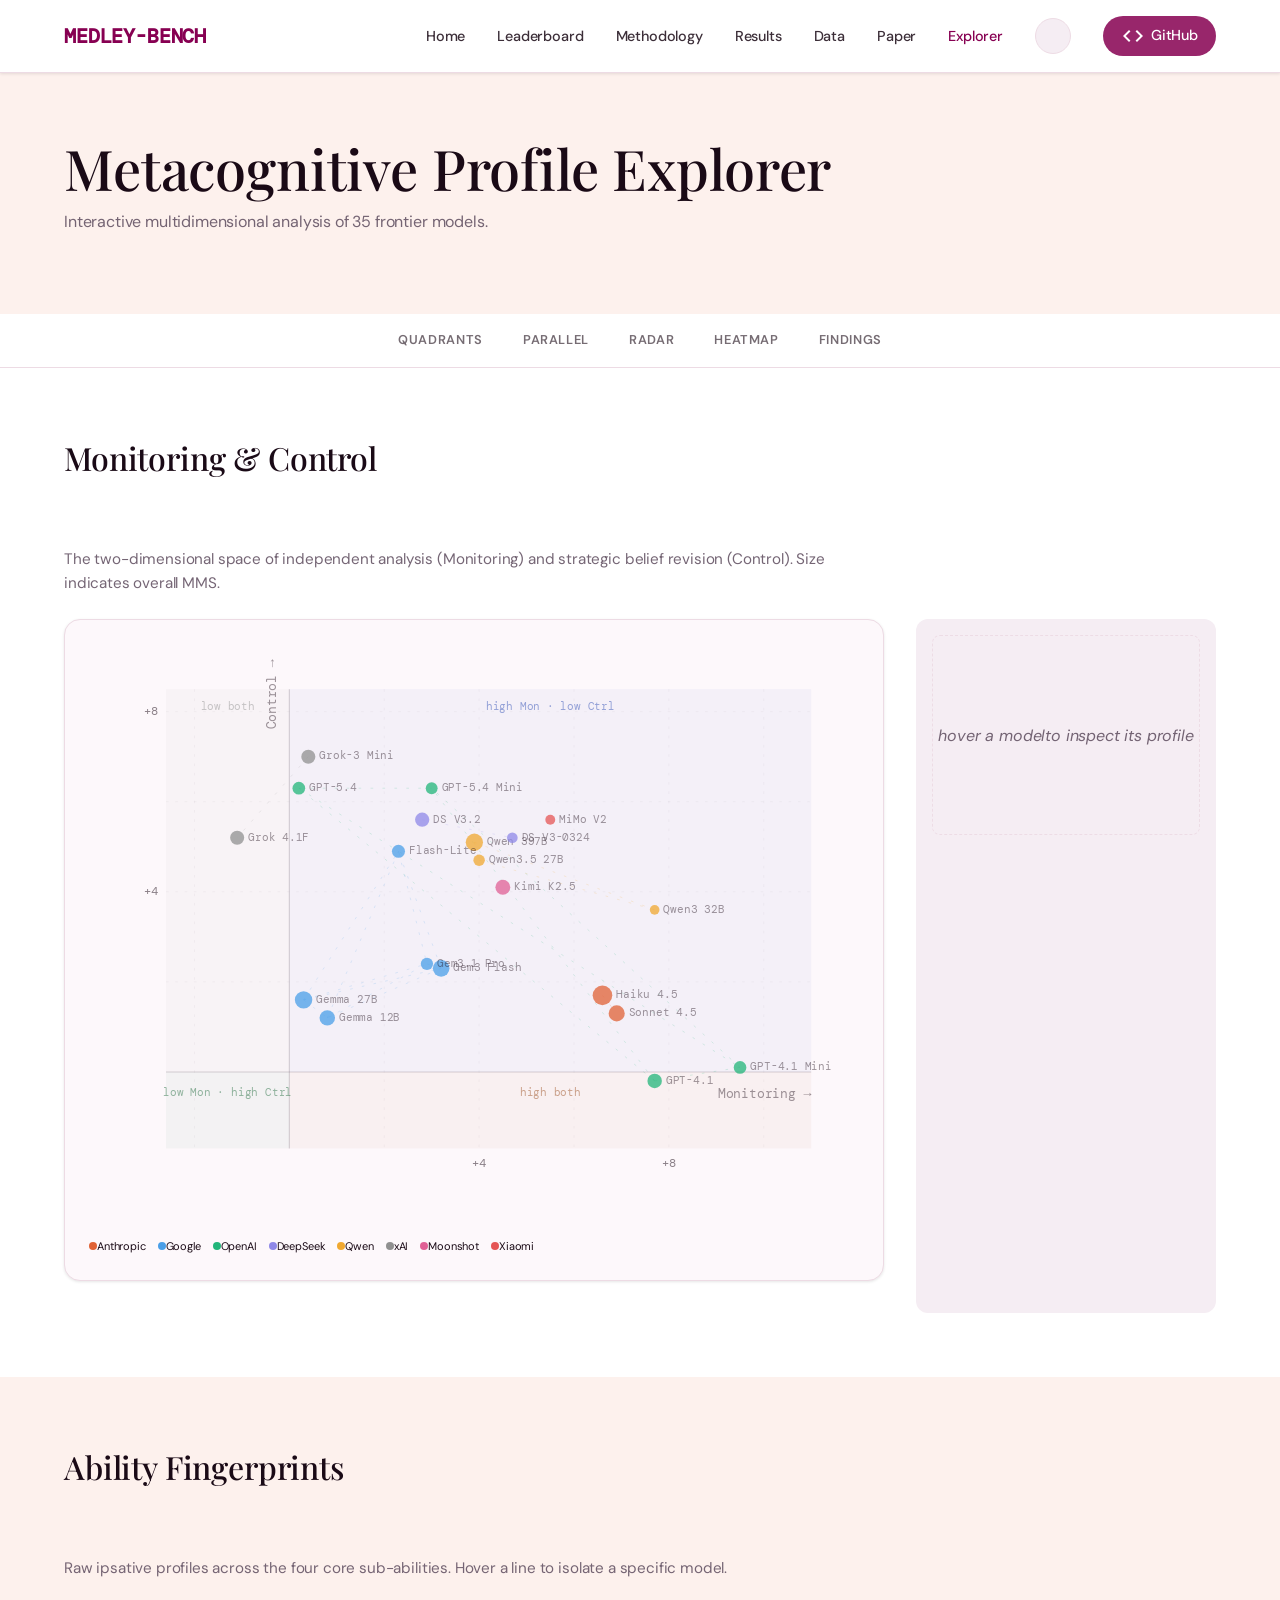
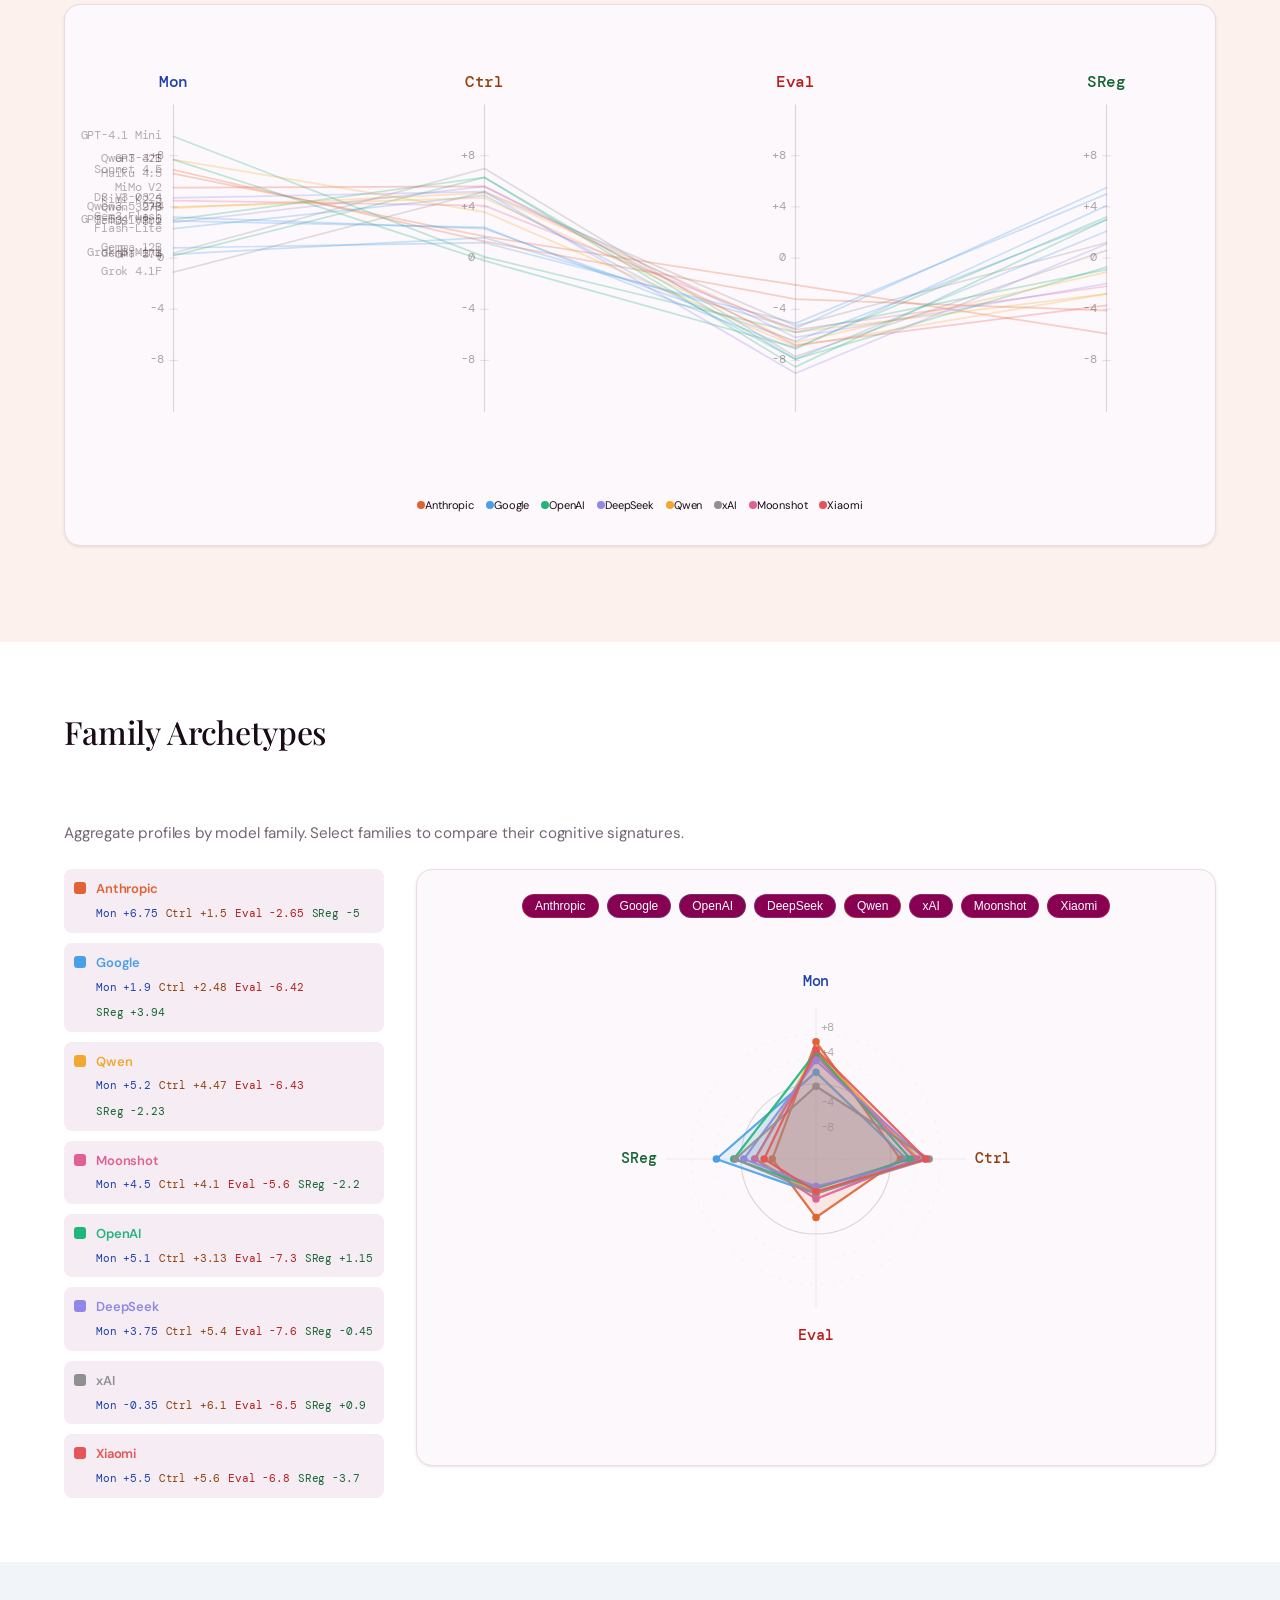
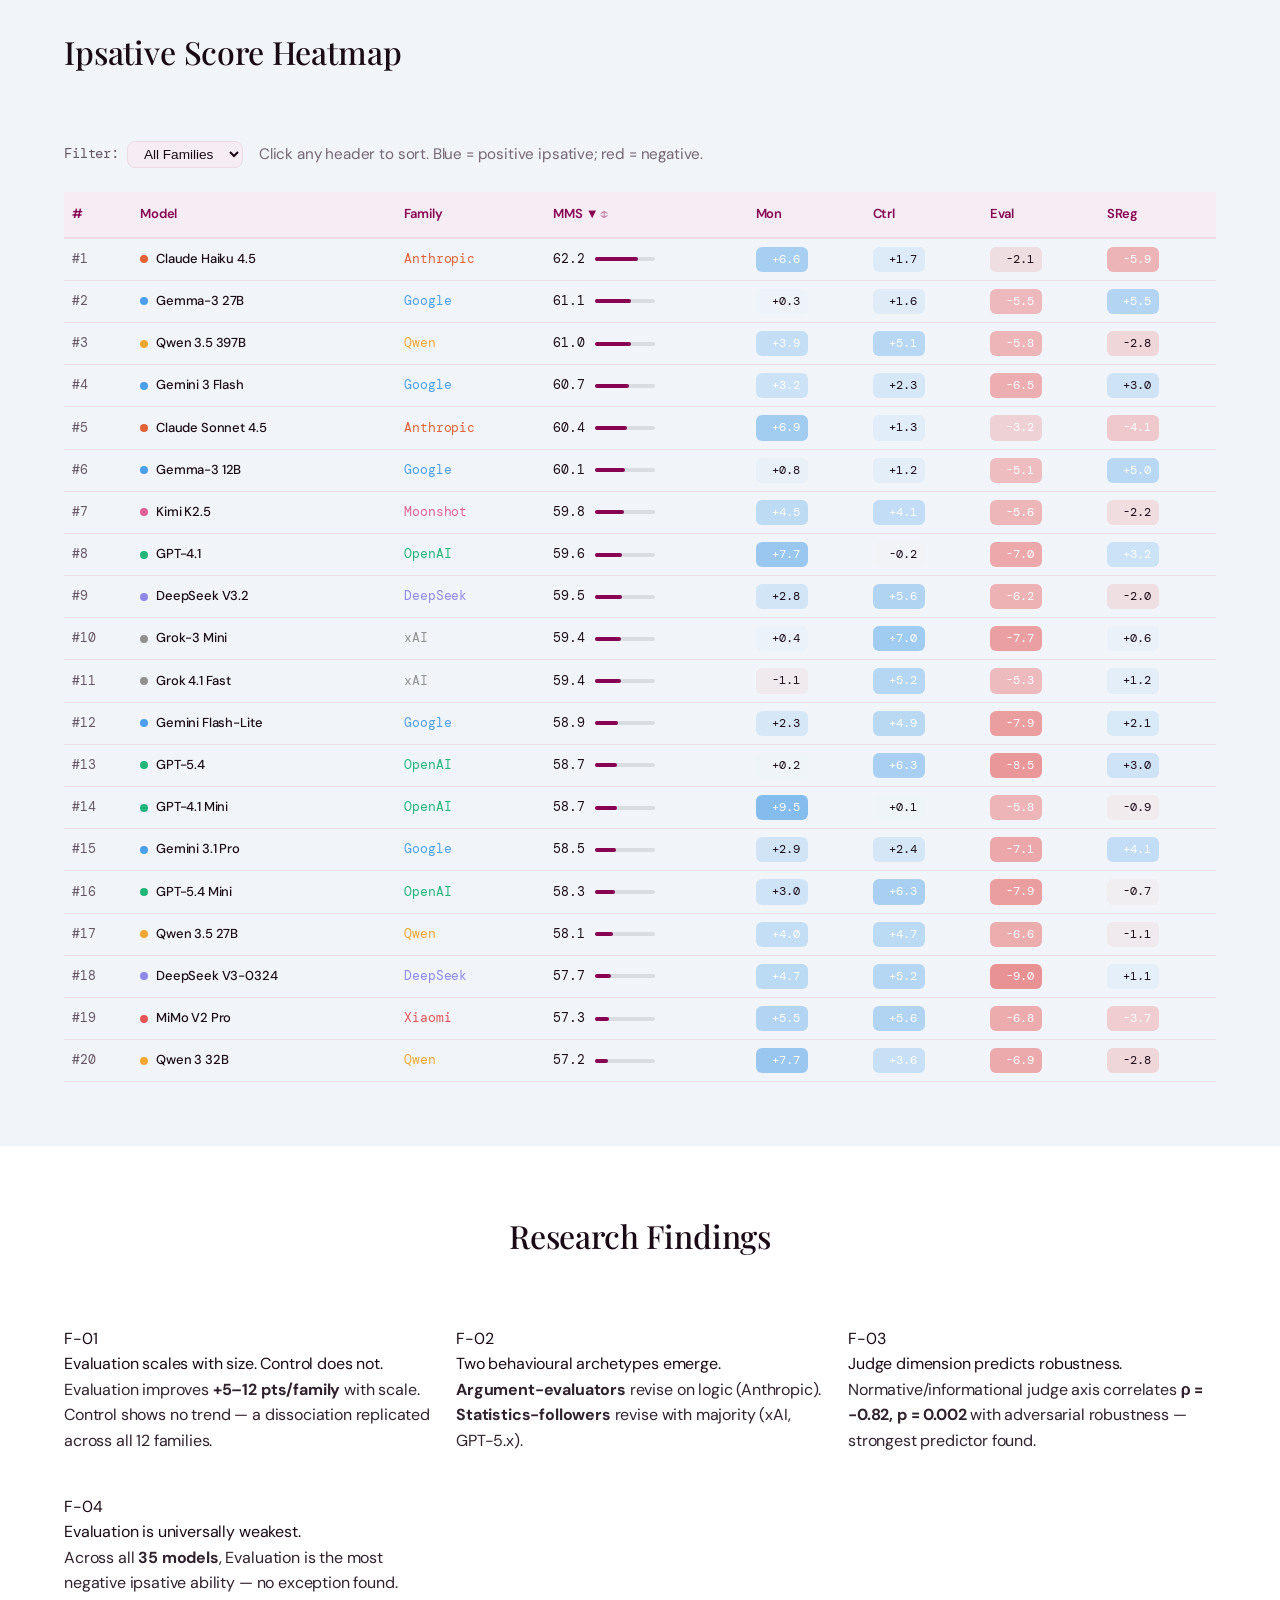
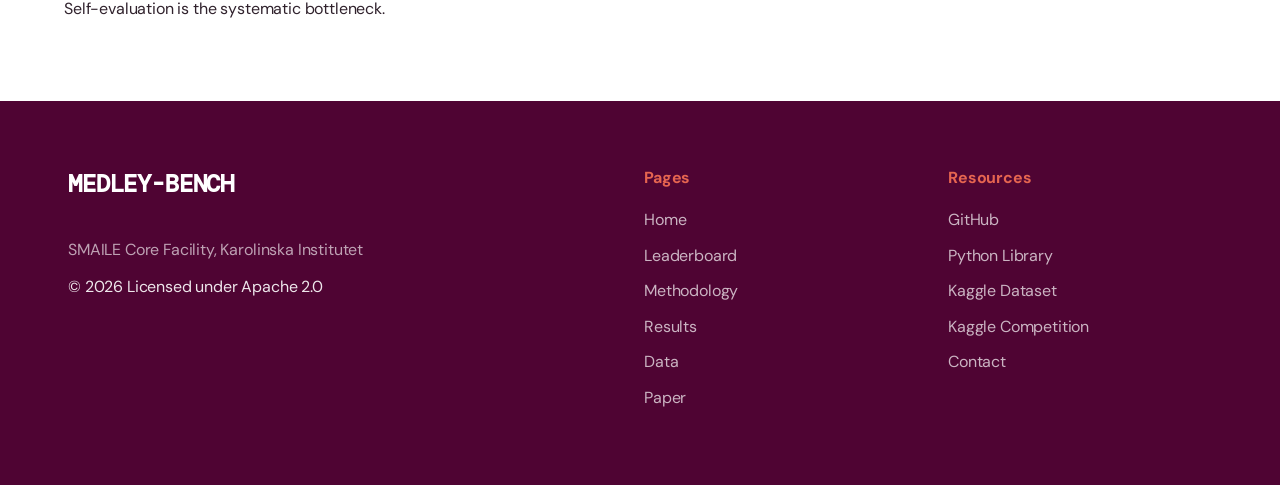
<file: website/medley-bench-explorer.html>
<!DOCTYPE html>
<html lang="en" data-theme="light">
<head>
    <meta charset="UTF-8">
    <meta name="viewport" content="width=device-width, initial-scale=1.0">
    <title>Explorer - MEDLEY-BENCH</title>

    <!-- Fonts & Icons -->
    <link href="https://fonts.googleapis.com/css2?family=DM+Sans:opsz,wght@9..40,300;9..40,400;9..40,500;9..40,600;9..40,700&family=DM+Mono:wght@400;500&family=Playfair+Display:wght@400;500;600;700&display=swap" rel="stylesheet">
    <link href="https://fonts.googleapis.com/icon?family=Material+Icons" rel="stylesheet">

    <!-- Custom Styles -->
    <link rel="stylesheet" href="css/style.css">
    <link rel="icon" type="image/svg+xml" href="img/favicon.svg">

    <style>
        /* Explorer-specific styles using site variables */
        .explorer-stat-grid {
            display: grid;
            grid-template-columns: repeat(auto-fit, minmax(120px, 1fr));
            gap: var(--spacing-md);
            margin-bottom: var(--spacing-xl);
        }
        .viz-card {
            background: var(--bg-surface);
            border: 1px solid var(--border-color);
            border-radius: 16px;
            padding: var(--spacing-lg);
            margin-bottom: var(--spacing-xl);
            box-shadow: var(--md-sys-elevation-1);
        }
        .viz-section-head {
            margin-bottom: var(--spacing-lg);
        }
        .viz-section-desc {
            color: var(--text-muted);
            font-size: 0.95rem;
            max-width: 800px;
        }
        .q-layout {
            display: grid;
            grid-template-columns: 1fr 300px;
            gap: var(--spacing-xl);
        }
        @media (max-width: 900px) {
            .q-layout { grid-template-columns: 1fr; }
        }
        .detail-card {
            background: var(--bg-surface-variant);
            border-radius: 12px;
            padding: var(--spacing-md);
            position: sticky;
            top: 100px;
        }
        .detail-placeholder {
            height: 200px;
            display: flex;
            align-items: center;
            justify-content: center;
            text-align: center;
            color: var(--ki-grey);
            font-style: italic;
            border: 1px dashed var(--border-color);
            border-radius: 8px;
        }
        .mbar { width: 60px; height: 4px; background: rgba(0,0,0,0.1); border-radius: 2px; margin-left: 10px; }
        .hm-table { width: 100%; border-collapse: collapse; font-size: 13px; }
        .hm-table th { text-align: left; padding: 12px 8px; border-bottom: 2px solid var(--border-color); cursor: pointer; }
        .hm-table td { padding: 8px; border-bottom: 1px solid var(--border-color); }
        .hm-table tr:hover { background: var(--bg-surface-variant); }
        .srt::after { content: " \2195"; opacity: 0.5; font-size: 10px; }
        
        .radar-layout { display: grid; grid-template-columns: 320px 1fr; gap: var(--spacing-xl); }
        @media (max-width: 800px) { .radar-layout { grid-template-columns: 1fr; } }
        .radar-legend { display: flex; flex-direction: column; gap: 10px; }
        .radar-legend-item { display: flex; align-items: flex-start; gap: 10px; padding: 10px; border-radius: 8px; background: var(--bg-surface-variant); }
        .radar-chip { width: 12px; height: 12px; border-radius: 3px; margin-top: 3px; flex-shrink: 0; }
        
        .fam-btns { display: flex; flex-wrap: wrap; gap: 8px; margin-bottom: var(--spacing-md); }
        .fam-btn { padding: 4px 12px; border-radius: 20px; font-size: 12px; border: 1px solid var(--border-color); background: var(--bg-surface); cursor: pointer; transition: 0.2s; }
        .fam-btn.on { background: var(--ki-plum); color: white !important; border-color: var(--ki-plum); }
        
        .explorer-nav {
            position: sticky;
            top: 72px;
            z-index: 90;
            background: var(--navbar-bg);
            border-bottom: 1px solid var(--border-color);
            backdrop-filter: blur(12px);
            -webkit-backdrop-filter: blur(12px);
            display: flex;
            justify-content: center;
            gap: var(--spacing-md);
            padding: 10px;
        }
        .explorer-nav a {
            font-size: 0.8rem;
            text-transform: uppercase;
            letter-spacing: 0.05em;
            font-weight: 600;
            color: var(--text-main);
            opacity: 0.6;
            padding: 6px 12px;
            border-radius: 6px;
        }
        .explorer-nav a:hover {
            background: var(--ki-plum);
            color: white;
        }
        /* Viz card responsiveness */
        @media (max-width: 768px) {
            .viz-card, .pc-card, .radar-card {
                overflow-x: auto;
                -webkit-overflow-scrolling: touch;
            }
            .viz-card svg, .pc-card svg, .radar-card svg {
                min-width: 500px; /* Force minimum width to keep detail readable */
                height: auto;
            }
        }
    </style>
</head>
<body>
    <!-- Theme initialization (prevents flash) -->
    <script>
        var theme = localStorage.getItem('medley-theme') || 'light';
        document.documentElement.setAttribute('data-theme', theme);
    </script>

    <!-- Navigation -->
    <nav class="navbar">
        <div class="nav-container">
            <a href="index.html" class="brand-logo">MEDLEY-BENCH</a>
            <button class="nav-toggle" onclick="toggleMobileMenu()">
                <span class="material-icons">menu</span>
            </button>
            <ul class="nav-menu" id="navMenu">
                <li><a href="index.html">Home</a></li>
                <li><a href="leaderboard.html">Leaderboard</a></li>
                <li><a href="methodology.html">Methodology</a></li>
                <li><a href="results.html">Results</a></li>
                <li><a href="data.html">Data</a></li>
                <li><a href="index.html#paper">Paper</a></li>
                <li><a href="medley-bench-explorer.html" class="active">Explorer</a></li>
                <li>
                    <button class="theme-toggle" onclick="toggleTheme()" title="Toggle light/dark theme">
                        <span class="material-icons" id="theme-icon">dark_mode</span>
                    </button>
                </li>
                <li>
                    <a href="https://github.com/ki-smile/medley-bench" class="nav-github" target="_blank">
                        <span class="material-icons">code</span> GitHub
                    </a>
                </li>
            </ul>
        </div>
    </nav>

    <!-- Header -->
    <header class="page-header">
        <div class="container">
            <h1 class="page-title">Metacognitive Profile Explorer</h1>
            <p class="page-subtitle">Interactive multidimensional analysis of 35 frontier models.</p>
        </div>
    </header>

    <!-- Sub-nav -->
    <div class="explorer-nav">
        <a href="#quadrant">Quadrants</a>
        <a href="#parallel">Parallel</a>
        <a href="#radar">Radar</a>
        <a href="#heatmap">Heatmap</a>
        <a href="#findings">Findings</a>
    </div>

    <!-- Quadrant Section -->
    <section class="section-white" id="quadrant">
        <div class="container">
            <div class="viz-section-head">
                <h2 class="section-heading" style="text-align:left;">Monitoring & Control</h2>
                <p class="viz-section-desc">The two-dimensional space of independent analysis (Monitoring) and strategic belief revision (Control). Size indicates overall MMS.</p>
            </div>
            
            <div class="q-layout">
                <div class="viz-card">
                    <svg id="qsc" viewBox="0 0 580 430" style="width:100%; height:auto;"></svg>
                    <div id="qleg" style="display:flex; flex-wrap:wrap; gap:12px; margin-top:15px; font-size:11px;"></div>
                </div>
                <div class="detail-card" id="qdet">
                    <p class="detail-placeholder">hover a model<br><span>to inspect its profile</span></p>
                </div>
            </div>
        </div>
    </section>

    <!-- Parallel Coords -->
    <section class="section-orange" id="parallel">
        <div class="container">
            <div class="viz-section-head">
                <h2 class="section-heading" style="text-align:left;">Ability Fingerprints</h2>
                <p class="viz-section-desc">Raw ipsative profiles across the four core sub-abilities. Hover a line to isolate a specific model.</p>
            </div>
            <div class="viz-card pc-card" style="padding: 30px 10px;">
                <svg id="pcsvg" viewBox="0 0 780 300" style="width:100%; height:auto;"></svg>
                <div id="pcleg" style="display:flex; flex-wrap:wrap; gap:12px; margin-top:20px; font-size:11px; justify-content:center;"></div>
            </div>
        </div>
    </section>

    <!-- Radar Section -->
    <section class="section-white" id="radar">
        <div class="container">
            <div class="viz-section-head">
                <h2 class="section-heading" style="text-align:left;">Family Archetypes</h2>
                <p class="viz-section-desc">Aggregate profiles by model family. Select families to compare their cognitive signatures.</p>
            </div>
            <div class="radar-layout">
                <div class="radar-legend" id="rleg"></div>
                <div class="viz-card radar-card" style="display:flex; flex-direction:column; align-items:center;">
                    <div class="fam-btns" id="rbtns"></div>
                    <svg id="rsvg" viewBox="0 0 300 300" style="width:100%; max-width:450px; height:auto;"></svg>
                </div>
            </div>
        </div>
    </section>

    <!-- Ipsative Score Heatmap -->
    <section class="section-blue" id="heatmap">
        <div class="container">
            <div class="viz-section-head">
                <h2 class="section-heading" style="text-align:left;">Ipsative Score Heatmap</h2>
                <div style="display: flex; align-items: center; gap: var(--spacing-md); flex-wrap: wrap;">
                    <div class="filter-group" style="display: flex; align-items: center; gap: 8px;">
                        <label for="famFilter" style="font-size: 0.85rem; color: var(--ki-grey); font-family: 'DM Mono', monospace;">Filter:</label>
                        <select id="famFilter" style="background: var(--bg-surface-variant); color: var(--text-main); border: 1px solid var(--border-color); border-radius: 8px; padding: 4px 12px; font-size: 0.85rem; cursor: pointer; outline: none;">
                            <option value="all">All Families</option>
                        </select>
                    </div>
                    <p class="viz-section-desc" style="margin-bottom:0;">Click any header to sort. Blue = positive ipsative; red = negative.</p>
                </div>
            </div>
            <div class="hm-card">
                <table class="hm-table" id="hmtbl"></table>
            </div>
        </div>
    </section>

    <!-- Key Findings -->
    <section class="section-white" id="findings">
        <div class="container">
            <h2 class="section-heading">Research Findings</h2>
            <div class="features-grid">
                <div class="finding-card">
                    <div class="finding-num">F-01</div>
                    <div class="finding-accent" style="background:var(--color-mon);"></div>
                    <div class="finding-title">Evaluation scales with size. Control does not.</div>
                    <p class="finding-body">Evaluation improves <strong>+5&ndash;12 pts/family</strong> with scale. Control shows no trend &mdash; a dissociation replicated across all 12 families.</p>
                </div>
                <div class="finding-card">
                    <div class="finding-num">F-02</div>
                    <div class="finding-accent" style="background:var(--color-ctrl);"></div>
                    <div class="finding-title">Two behavioural archetypes emerge.</div>
                    <p class="finding-body"><strong>Argument-evaluators</strong> revise on logic (Anthropic). <strong>Statistics-followers</strong> revise with majority (xAI, GPT-5.x).</p>
                </div>
                <div class="finding-card">
                    <div class="finding-num">F-03</div>
                    <div class="finding-accent" style="background:var(--color-sreg);"></div>
                    <div class="finding-title">Judge dimension predicts robustness.</div>
                    <p class="finding-body">Normative/informational judge axis correlates <strong>&rho; = &minus;0.82, p = 0.002</strong> with adversarial robustness &mdash; strongest predictor found.</p>
                </div>
                <div class="finding-card">
                    <div class="finding-num">F-04</div>
                    <div class="finding-accent" style="background:var(--color-eval);"></div>
                    <div class="finding-title">Evaluation is universally weakest.</div>
                    <p class="finding-body">Across all <strong>35 models</strong>, Evaluation is the most negative ipsative ability &mdash; no exception found. Self-evaluation is the systematic bottleneck.</p>
                </div>
            </div>
        </div>
    </section>

    <!-- Footer -->
    <footer class="footer">
        <div class="footer-container">
            <div class="footer-column">
                <h3 class="footer-brand">MEDLEY-BENCH</h3>
                <p><a href="https://ki.se/en/clintec/stockholm-medical-artificial-intelligence-and-learning-environments-smaile" target="_blank">SMAILE Core Facility, Karolinska Institutet</a></p>
                <p>&copy; 2026 Licensed under Apache 2.0</p>
            </div>
            <div class="footer-column">
                <h4>Pages</h4>
                <ul>
                    <li><a href="index.html">Home</a></li>
                    <li><a href="leaderboard.html">Leaderboard</a></li>
                    <li><a href="methodology.html">Methodology</a></li>
                    <li><a href="results.html">Results</a></li>
                    <li><a href="data.html">Data</a></li>
                    <li><a href="index.html#paper">Paper</a></li>
                </ul>
            </div>
            <div class="footer-column">
                <h4>Resources</h4>
                <ul>
                    <li><a href="https://github.com/ki-smile/medley-bench" target="_blank">GitHub</a></li>
                    <li><a href="https://pypi.org/project/medley-bench/" target="_blank">Python Library</a></li>
                    <li><a href="https://www.kaggle.com/datasets/" target="_blank">Kaggle Dataset</a></li>
                    <li><a href="https://www.kaggle.com/competitions/" target="_blank">Kaggle Competition</a></li>
                    <li><a href="mailto:farhad.abtahi@ki.se">Contact</a></li>
                </ul>
            </div>
        </div>
    </footer>

    <!-- Back to Top -->
    <button class="back-to-top" id="backToTop" onclick="scrollToTop()"><span class="material-icons">arrow_upward</span></button>

    <!-- Scripts -->
    <script>
    function toggleTheme() {
        const current = document.documentElement.getAttribute('data-theme');
        const next = current === 'dark' ? 'light' : 'dark';
        document.documentElement.setAttribute('data-theme', next);
        localStorage.setItem('medley-theme', next);
        const icon = document.getElementById('theme-icon');
        if (icon) {
            icon.textContent = next === 'dark' ? 'light_mode' : 'dark_mode';
        }
    }
    
    // Theme initialization
    var theme = localStorage.getItem('medley-theme') || 'light';
    document.documentElement.setAttribute('data-theme', theme);
    document.addEventListener('DOMContentLoaded', () => {
        const icon = document.getElementById('theme-icon');
        if (icon) {
            icon.textContent = theme === 'dark' ? 'light_mode' : 'dark_mode';
        }
    });

    function toggleMobileMenu() {
        document.getElementById('navMenu').classList.toggle('active');
    }
    document.querySelectorAll('#navMenu a').forEach(function(link) {
        link.addEventListener('click', function() {
            document.getElementById('navMenu').classList.remove('active');
        });
    });
    document.addEventListener('click', function(e) {
        var nav = document.getElementById('navMenu');
        var toggle = document.querySelector('.nav-toggle');
        if (nav && nav.classList.contains('active') && !nav.contains(e.target) && !toggle.contains(e.target)) {
            nav.classList.remove('active');
        }
    });

    // Back to top logic
    const btt = document.getElementById('backToTop');
    if (btt) {
        window.addEventListener('scroll', () => {
            if (window.pageYOffset > 300) { btt.classList.add('visible'); } 
            else { btt.classList.remove('visible'); }
        });
    }
    function scrollToTop() { window.scrollTo({ top: 0, behavior: 'smooth' }); }

    /* ── DATA ──────────────────────────────────────────────────── */
    const MD=[
      {n:"Claude Haiku 4.5",s:"Haiku 4.5",f:"Anthropic",mms:62.2,v:[6.6,1.7,-2.1,-5.9]},
      {n:"Gemma-3 27B",s:"Gemma 27B",f:"Google",mms:61.1,v:[0.3,1.6,-5.5,5.5]},
      {n:"Qwen 3.5 397B",s:"Qwen 397B",f:"Qwen",mms:61.0,v:[3.9,5.1,-5.8,-2.8]},
      {n:"Gemini 3 Flash",s:"Gem3 Flash",f:"Google",mms:60.7,v:[3.2,2.3,-6.5,3.0]},
      {n:"Claude Sonnet 4.5",s:"Sonnet 4.5",f:"Anthropic",mms:60.4,v:[6.9,1.3,-3.2,-4.1]},
      {n:"Gemma-3 12B",s:"Gemma 12B",f:"Google",mms:60.1,v:[0.8,1.2,-5.1,5.0]},
      {n:"Kimi K2.5",s:"Kimi K2.5",f:"Moonshot",mms:59.8,v:[4.5,4.1,-5.6,-2.2]},
      {n:"GPT-4.1",s:"GPT-4.1",f:"OpenAI",mms:59.6,v:[7.7,-0.2,-7.0,3.2]},
      {n:"DeepSeek V3.2",s:"DS V3.2",f:"DeepSeek",mms:59.5,v:[2.8,5.6,-6.2,-2.0]},
      {n:"Grok-3 Mini",s:"Grok-3 Mini",f:"xAI",mms:59.4,v:[0.4,7.0,-7.7,0.6]},
      {n:"Grok 4.1 Fast",s:"Grok 4.1F",f:"xAI",mms:59.4,v:[-1.1,5.2,-5.3,1.2]},
      {n:"Gemini Flash-Lite",s:"Flash-Lite",f:"Google",mms:58.9,v:[2.3,4.9,-7.9,2.1]},
      {n:"GPT-5.4",s:"GPT-5.4",f:"OpenAI",mms:58.7,v:[0.2,6.3,-8.5,3.0]},
      {n:"GPT-4.1 Mini",s:"GPT-4.1 Mini",f:"OpenAI",mms:58.7,v:[9.5,0.1,-5.8,-0.9]},
      {n:"Gemini 3.1 Pro",s:"Gem3.1 Pro",f:"Google",mms:58.5,v:[2.9,2.4,-7.1,4.1]},
      {n:"GPT-5.4 Mini",s:"GPT-5.4 Mini",f:"OpenAI",mms:58.3,v:[3.0,6.3,-7.9,-0.7]},
      {n:"Qwen 3.5 27B",s:"Qwen3.5 27B",f:"Qwen",mms:58.1,v:[4.0,4.7,-6.6,-1.1]},
      {n:"DeepSeek V3-0324",s:"DS V3-0324",f:"DeepSeek",mms:57.7,v:[4.7,5.2,-9.0,1.1]},
      {n:"MiMo V2 Pro",s:"MiMo V2",f:"Xiaomi",mms:57.3,v:[5.5,5.6,-6.8,-3.7]},
      {n:"Qwen 3 32B",s:"Qwen3 32B",f:"Qwen",mms:57.2,v:[7.7,3.6,-6.9,-2.8]},
    ];
    const FC={"Anthropic":"#E06235","Google":"#4A9FE8","OpenAI":"#22B57A","DeepSeek":"#8F88E8","Qwen":"#F0A830","xAI":"#909090","Moonshot":"#E06095","Xiaomi":"#E55555"};
    const ABC=["var(--color-mon)","var(--color-ctrl)","var(--color-eval)","var(--color-sreg)"];
    const ABS=["Mon","Ctrl","Eval","SReg"];
    const ABL=["Monitoring","Control","Evaluation","Self-reg"];
    const NS="http://www.w3.org/2000/svg";

    /* Helper: detect current theme colors */
    function isDark() { return document.documentElement.getAttribute('data-theme') !== 'light'; }
    function gridColor(op) { 
        return isDark() ? `rgba(160, 136, 152, ${op})` : `rgba(102, 85, 102, ${op})`; 
    }
    function textColor(op) { 
        return isDark() ? `rgba(245, 237, 243, ${op})` : `rgba(26, 10, 22, ${op})`; 
    }

    function se(t,a){const e=document.createElementNS(NS,t);if(a)for(const[k,v]of Object.entries(a))e.setAttribute(k,v);return e;}
    function mk(t,css,txt){const e=document.createElement(t);if(css)e.style.cssText=css;if(txt!==undefined)e.textContent=txt;return e;}
    function tdE(css,child){const c=document.createElement("td");if(css)c.style.cssText=css;if(child instanceof HTMLElement)c.appendChild(child);else if(typeof child==="string")c.textContent=child;return c;}

    /* ── SCATTER ─────────────────────────────────────────────────── */
    (function(){
      const W=580,H=430,PL=58,PR=36,PT=34,PB=50;
      const CW=W-PL-PR,CH=H-PT-PB;
      const mxV=MD.map(m=>m.v[0]),cyV=MD.map(m=>m.v[1]);
      const x0=Math.min(...mxV)-1.5,x1=Math.max(...mxV)+1.5;
      const y0=Math.min(...cyV)-1.5,y1=Math.max(...cyV)+1.5;
      const sx=v=>PL+(v-x0)/(x1-x0)*CW;
      const sy=v=>PT+(1-(v-y0)/(y1-y0))*CH;
      const ox=sx(0),oy=sy(0);
      let hov=null,pin=null;
      const sc=document.getElementById("qsc");
      const bG=se("g"),aG=se("g"),dG=se("g");
      sc.append(bG,aG,dG);
      // quadrant fills
      [[ox,PT,W-PR,oy,"var(--color-mon)"],[PL,PT,ox,oy,"#888"],[PL,oy,ox,H-PB,"var(--color-sreg)"],[ox,oy,W-PR,H-PB,"var(--color-ctrl)"]].forEach(([rx,ry,rx2,ry2,c])=>{
        const r=se("rect",{x:rx,y:ry,width:rx2-rx,height:ry2-ry});r.setAttribute("style",`fill:${c};opacity:.04;`);bG.appendChild(r);
      });
      // grid lines
      for(let v=-10;v<=10;v+=2){if(v===0)continue;
        const x=sx(v),y=sy(v);
        if(x>PL&&x<W-PR){const l=se("line",{x1:x,y1:PT,x2:x,y2:H-PB});l.setAttribute("style",`stroke:${gridColor(.08)};stroke-width:.5;stroke-dasharray:2,5;`);aG.appendChild(l);}
        if(y>PT&&y<H-PB){const l=se("line",{x1:PL,y1:y,x2:W-PR,y2:y});l.setAttribute("style",`stroke:${gridColor(.08)};stroke-width:.5;stroke-dasharray:2,5;`);aG.appendChild(l);}
      }
      // zero axes
      [se("line",{x1:PL,y1:oy,x2:W-PR,y2:oy}),se("line",{x1:ox,y1:PT,x2:ox,y2:H-PB})].forEach(l=>{l.setAttribute("style",`stroke:${gridColor(.25)};stroke-width:.8;`);aG.appendChild(l);});
      // tick labels
      [-8,-4,4,8].forEach(v=>{
        const x=sx(v);if(x>PL+4&&x<W-PR-4){const t=se("text",{x,y:H-PB+14,"text-anchor":"middle"});t.setAttribute("style",`fill:${textColor(.5)};font-size:9px;font-family:'DM Mono',monospace;`);t.textContent=v>0?`+${v}`:v;aG.appendChild(t);}
        const y=sy(v);if(y>PT+4&&y<H-PB-4){const t=se("text",{x:PL-6,y,"text-anchor":"end","dominant-baseline":"middle"});t.setAttribute("style",`fill:${textColor(.5)};font-size:9px;font-family:'DM Mono',monospace;`);t.textContent=v>0?`+${v}`:v;aG.appendChild(t);}
      });
      const axLabs=[["Monitoring \u2192",W-PR,oy+20,"end",null],["Control \u2192",ox-10,PT+4,"middle","rotate(-90 "+(ox-10)+" "+(PT+4)+")"]];
      axLabs.forEach(([txt,x,y,ta,tr])=>{const t=se("text",{x,y,"text-anchor":ta});if(tr)t.setAttribute("transform",tr);t.setAttribute("style",`fill:${textColor(.42)};font-size:10px;font-family:'DM Mono',monospace;`);t.textContent=txt;aG.appendChild(t);});
      // quadrant labels
      [["high Mon \u00b7 low Ctrl",(ox+W-PR)/2,PT+16,"var(--color-mon)"],["low both",(PL+ox)/2,PT+16,"#888"],["low Mon \u00b7 high Ctrl",(PL+ox)/2,oy+18,"var(--color-sreg)"],["high both",(ox+W-PR)/2,oy+18,"var(--color-ctrl)"]].forEach(([txt,x,y,c])=>{const t=se("text",{x,y,"text-anchor":"middle"});t.setAttribute("style",`fill:${c};font-size:8px;font-family:'DM Mono',monospace;opacity:.45;`);t.textContent=txt;aG.appendChild(t);});
      // family connectors
      const fIdx={};MD.forEach((m,i)=>{if(!fIdx[m.f])fIdx[m.f]=[];fIdx[m.f].push(i);});
      Object.values(fIdx).forEach(arr=>{if(arr.length<2)return;
        arr.forEach((a,i)=>arr.forEach((b,j)=>{if(j<=i)return;
          const l=se("line",{x1:sx(MD[a].v[0]),y1:sy(MD[a].v[1]),x2:sx(MD[b].v[0]),y2:sy(MD[b].v[1])});
          l.setAttribute("style",`stroke:${FC[MD[a].f]};stroke-width:.7;stroke-dasharray:2,7;opacity:.18;`);dG.appendChild(l);
        }));
      });
      // dots
      const cirs=[],glows=[],txtls=[];
      MD.forEach((m,i)=>{
        const x=sx(m.v[0]),y=sy(m.v[1]),r=3.5+(m.mms-57)*.75;
        const g=se("g");g.setAttribute("style","cursor:pointer;");
        const gl=se("circle",{cx:x,cy:y,r:r+5});gl.setAttribute("style",`fill:${FC[m.f]};opacity:0;`);
        const c=se("circle",{cx:x,cy:y,r});c.setAttribute("style",`fill:${FC[m.f]};opacity:.75;`);
        const t=se("text",{x:x+r+3,y,"dominant-baseline":"middle"});t.setAttribute("style",`fill:${textColor(.42)};font-size:8.5px;font-family:'DM Mono',monospace;`);t.textContent=m.s;
        g.append(gl,c,t);
        g.addEventListener("mouseenter",()=>{hov=i;upd();det(i);});
        g.addEventListener("click",()=>{pin=pin===i?null:i;upd();det(pin!==null?pin:i);});
        dG.appendChild(g);cirs.push(c);glows.push(gl);txtls.push(t);
      });
      sc.addEventListener("mouseleave",()=>{if(pin===null){hov=null;upd();clr();}});
      function upd(){MD.forEach((m,i)=>{const a=hov===i||pin===i;
        cirs[i].setAttribute("style",`fill:${FC[m.f]};opacity:${a?1:.72};stroke:rgba(255,255,255,.22);stroke-width:${a?1.2:0};`);
        glows[i].setAttribute("style",`fill:${FC[m.f]};opacity:${a?.2:0};`);
        txtls[i].setAttribute("style",`fill:${textColor(a?.85:.38)};font-size:8.5px;font-family:'DM Mono',monospace;`);
      });}
      function clr(){document.getElementById("qdet").innerHTML='<p class="detail-placeholder">hover a model<br><span>to inspect its profile</span></p>';}
      function det(i){
        const m=MD[i],d=document.getElementById("qdet");d.innerHTML="";
        const fc=FC[m.f];
        d.appendChild(mk("div","font-size:15px;font-weight:600;color:var(--ki-dark-plum);margin-bottom:2px;",m.n));
        d.appendChild(mk("div","font-size:12px;color:var(--ki-grey);margin-bottom:14px;font-family:'DM Mono',monospace;",`${m.f} \u00b7 MMS ${m.mms}`));
        ABS.forEach((lb,j)=>{
          const val=m.v[j],c=ABC[j],w=Math.abs(val)/12*44;
          const row=mk("div","margin-bottom:10px;");
          const hdr=mk("div","display:flex;justify-content:space-between;font-size:12px;margin-bottom:4px;font-family:'DM Mono',monospace;");
          hdr.appendChild(mk("span",`color:${c};font-weight:500;`,lb));
          hdr.appendChild(mk("span",`color:${val>=0?c:"var(--color-eval)"};`,val>0?`+${val}`:String(val)));
          const bg=mk("div","height:4px;background:var(--md-sys-color-outline-variant);border-radius:2px;position:relative;");
          bg.appendChild(mk("div",`height:100%;border-radius:2px;background:${c};position:absolute;${val>=0?"left:50%":"left:"+(50-w)+"%"};width:${w}%;opacity:${val>0?.88:.35};`));
          bg.appendChild(mk("div","position:absolute;left:50%;top:-2px;width:1px;height:8px;background:var(--md-sys-color-outline-variant);"));
          row.append(hdr,bg);d.appendChild(row);
        });
        const dom=m.v[0]>5&&m.v[1]<2?"Monitoring-dominant":m.v[1]>5&&m.v[0]<2?"Control-dominant":m.v[0]>4&&m.v[1]>4?"Both elevated":"Mixed profile";
        d.appendChild(mk("div",`margin-top:14px;font-size:11px;padding:5px 10px;border-radius:20px;border:1px solid ${fc}40;background:${fc}10;color:${fc};font-family:'DM Mono',monospace;display:inline-block;`,dom));
        d.appendChild(mk("div","font-size:11px;color:var(--ki-grey);margin-top:10px;border-top:1px solid var(--md-sys-color-outline-variant);padding-top:8px;",pin===i?"click to unpin":"click to pin \u00b7 hover another to compare"));
      }
      const leg=document.getElementById("qleg");
      Object.entries(FC).forEach(([f,c])=>{const s=mk("span","");s.className="legend-item";s.appendChild(mk("span",`width:8px;height:8px;border-radius:50%;background:${c};flex-shrink:0;display:inline-block;`));s.appendChild(mk("span","",f));leg.appendChild(s);});
    })();

    /* ── RADAR ──────────────────────────────────────────────────── */
    (function(){
      const famMs={};MD.forEach(m=>{if(!famMs[m.f])famMs[m.f]=[];famMs[m.f].push(m.v);});
      const famAvg={};
      Object.entries(famMs).forEach(([f,vs])=>{famAvg[f]=vs[0].map((_,i)=>+(vs.reduce((s,v)=>s+v[i],0)/vs.length).toFixed(2));});
      let active=new Set(Object.keys(FC));
      const svg=document.getElementById("rsvg");
      const cx=150,cy=150,r=100,range=12;
      const ang=[0,1,2,3].map(i=>i/4*2*Math.PI-Math.PI/2);
      const toXY=(val,i)=>{const f=Math.max(0,(val+range)/(2*range));return[cx+r*f*Math.cos(ang[i]),cy+r*f*Math.sin(ang[i])];};
      // rings
      [-8,-4,0,4,8].forEach(v=>{
        const rr=r*(v+range)/(2*range);if(rr<0)return;
        const ci=se("circle",{cx,cy,r:rr});
        ci.setAttribute("style",`fill:none;stroke:${gridColor(v===0?.22:.09)};stroke-width:${v===0?.7:.4};${v!==0?"stroke-dasharray:2,5;":""}`);
        svg.appendChild(ci);
        if(v!==0){const t=se("text",{x:cx+3,y:cy-rr-2});t.setAttribute("style",`fill:${textColor(.32)};font-size:8px;font-family:'DM Mono',monospace;`);t.textContent=v>0?`+${v}`:v;svg.appendChild(t);}
      });
      ang.forEach((a,i)=>{
        const l=se("line",{x1:cx,y1:cy,x2:cx+r*Math.cos(a),y2:cy+r*Math.sin(a)});l.setAttribute("style",`stroke:${gridColor(.12)};stroke-width:.5;`);svg.appendChild(l);
        const lx=cx+(r+18)*Math.cos(a),ly=cy+(r+18)*Math.sin(a);
        const t=se("text",{x:lx,y:ly,"text-anchor":"middle","dominant-baseline":"middle"});
        t.setAttribute("style",`fill:${ABC[i]};font-size:10px;font-family:'DM Mono',monospace;font-weight:500;`);t.textContent=ABS[i];svg.appendChild(t);
      });
      const pG=se("g");svg.appendChild(pG);
      function drawP(){
        pG.innerHTML="";
        Object.entries(famAvg).forEach(([f,avg])=>{
          if(!active.has(f))return;
          const pts=avg.map((v,i)=>toXY(v,i));
          const poly=se("polygon",{points:pts.map(p=>p.join(",")).join(" ")});
          poly.setAttribute("style",`fill:${FC[f]}20;stroke:${FC[f]};stroke-width:1.5;opacity:.9;`);
          pG.appendChild(poly);
          pts.forEach(([px,py])=>{const c=se("circle",{cx:px,cy:py,r:2.5});c.setAttribute("style",`fill:${FC[f]};`);pG.appendChild(c);});
        });
      }
      drawP();
      // buttons
      const bc=document.getElementById("rbtns");
      Object.entries(FC).forEach(([f,c])=>{
        const b=document.createElement("button");b.className="fam-btn on";b.textContent=f;
        b.style.cssText=`color:${c};border-color:${c}50;`;
        b.addEventListener("click",()=>{
          if(active.has(f)){if(active.size>1){active.delete(f);b.classList.remove("on");}}
          else{active.add(f);b.classList.add("on");}
          drawP();drawLeg();
        });
        bc.appendChild(b);
      });
      function drawLeg(){
        const leg=document.getElementById("rleg");leg.innerHTML="";
        Object.entries(famAvg).forEach(([f,avg])=>{
          if(!active.has(f))return;
          const row=mk("div","");row.className="radar-legend-item";
          const chip=mk("div",`background:${FC[f]};`);chip.className="radar-chip";
          const info=mk("div","flex:1;");
          info.appendChild(mk("div",`font-size:13px;font-weight:600;color:${FC[f]};margin-bottom:5px;`,f));
          const vrow=mk("div","display:flex;flex-wrap:wrap;gap:8px;");
          avg.forEach((v,i)=>{const s=v>0?`+${v}`:String(v);const chip2=mk("span",`font-size:11px;color:${ABC[i]};font-family:'DM Mono',monospace;`,`${ABS[i]} ${s}`);vrow.appendChild(chip2);});
          info.appendChild(vrow);row.append(chip,info);leg.appendChild(row);
        });
      }
      drawLeg();
    })();

    /* ── PARALLEL COORDS ────────────────────────────────────────── */
    (function(){
      const W=780,H=300,PL=68,PR=68,PT=48,PB=40;
      const IW=W-PL-PR,IH=H-PT-PB;
      const axX=[0,1,2,3].map(i=>PL+i/3*IW);
      const sy=v=>PT+(1-(v+12)/24)*IH;
      let hov=null;
      const svg=document.getElementById("pcsvg");
      const lG=se("g"),aG=se("g"),hG=se("g");
      svg.append(lG,aG,hG);
      // axes
      axX.forEach((ax,i)=>{
        const l=se("line",{x1:ax,y1:PT,x2:ax,y2:H-PB});l.setAttribute("style",`stroke:${gridColor(.22)};stroke-width:.8;`);aG.appendChild(l);
        [-8,-4,0,4,8].forEach(v=>{
          const y=sy(v);
          const m=se("line",{x1:ax-3,y1:y,x2:ax+3,y2:y});m.setAttribute("style",`stroke:${gridColor(.22)};stroke-width:.5;`);aG.appendChild(m);
          const t=se("text",{x:ax-7,y,"text-anchor":"end","dominant-baseline":"middle"});t.setAttribute("style",`fill:${textColor(.36)};font-size:8px;font-family:'DM Mono',monospace;`);t.textContent=v>0?`+${v}`:v;aG.appendChild(t);
        });
        const tl=se("text",{x:ax,y:PT-12,"text-anchor":"middle"});tl.setAttribute("style",`fill:${ABC[i]};font-size:11px;font-family:'DM Mono',monospace;font-weight:500;`);tl.textContent=ABS[i];aG.appendChild(tl);
      });
      // model lines
      const lines=[];
      MD.forEach((m,i)=>{
        const pl=se("polyline",{points:m.v.map((v,j)=>`${axX[j]},${sy(v)}`).join(" ")});
        pl.setAttribute("style",`fill:none;stroke:${FC[m.f]};stroke-width:1.2;opacity:.28;stroke-linejoin:round;stroke-linecap:round;`);
        pl.addEventListener("mouseenter",()=>{hov=i;upd();});
        pl.addEventListener("mouseleave",()=>{hov=null;upd();});
        pl.style.cursor="default";
        lG.appendChild(pl);lines.push(pl);
        // start label
        const tl=se("text",{x:axX[0]-8,y:sy(m.v[0]),"text-anchor":"end","dominant-baseline":"middle"});
        tl.setAttribute("style",`fill:${textColor(.32)};font-size:8px;font-family:'DM Mono',monospace;`);tl.textContent=m.s;aG.appendChild(tl);
      });
      function upd(){
        lines.forEach((l,i)=>{
          const a=hov===i;
          l.setAttribute("style",`fill:none;stroke:${FC[MD[i].f]};stroke-width:${a?2.5:1.2};opacity:${hov===null?.28:a?.95:.08};stroke-linejoin:round;stroke-linecap:round;`);
          if(a) lG.appendChild(l); // Bring to front within the same group
        });
        hG.innerHTML="";
        if(hov!==null){
          const m=MD[hov];
          m.v.forEach((v,j)=>{const c=se("circle",{cx:axX[j],cy:sy(v),r:4});c.setAttribute("style",`fill:${FC[m.f]};pointer-events:none;`);hG.appendChild(c);});
          const tl=se("text",{x:axX[0]-10,y:sy(m.v[0])-10,"text-anchor":"end"});tl.setAttribute("style",`fill:${FC[m.f]};font-size:9px;font-family:'DM Mono',monospace;font-weight:500;pointer-events:none;`);tl.textContent=m.n;hG.appendChild(tl);
        }
      }
      const leg=document.getElementById("pcleg");
      Object.entries(FC).forEach(([f,c])=>{const s=mk("span","");s.className="legend-item";s.appendChild(mk("span",`width:8px;height:8px;border-radius:50%;background:${c};flex-shrink:0;display:inline-block;`));s.appendChild(mk("span","",f));leg.appendChild(s);});
    })();

    /* ── HEATMAP ────────────────────────────────────────────────── */
    (function(){
      let sc=3,sd=-1, filter='all'; // Default sort by MMS (sc=3), descending (sd=-1)
      const tbl=document.getElementById("hmtbl");
      const fsel=document.getElementById("famFilter");
      
      // Populate filter dropdown
      Object.keys(FC).sort().forEach(f=>{
        const opt=document.createElement("option");opt.value=f;opt.textContent=f;fsel.appendChild(opt);
      });
      fsel.addEventListener('change', (e)=>{ filter=e.target.value; render(); });

      function vc(v){const a=Math.min(.82,Math.abs(v)/12*.82);return v>=0?`rgba(74,159,232,${a})`:`rgba(229,85,85,${a})`;}
      function vtc(v){return Math.abs(v) > 3 ? "#ffffff" : (isDark() ? "#f5edf3" : "#1a0a16");}
      function render(){
        tbl.innerHTML="";
        const hr=document.createElement("tr");
        ["#","Model","Family","MMS","Mon","Ctrl","Eval","SReg"].forEach((h,i)=>{
          const th=document.createElement("th");
          const arr=sc===i?(sd>0?" \u25B2":" \u25BC"):"";
          th.textContent=h+arr;
          th.classList.toggle("srt",sc===i);
          th.addEventListener("click",()=>{
            if(sc===i)sd*=-1;
            else{sc=i;sd= (i >= 3) ? -1 : 1;} // Sort scores/MMS descending initially, names ascending
            render();
          });
          hr.appendChild(th);
        });
        tbl.appendChild(hr);

        let data = MD.filter(m => filter === 'all' || m.f === filter);
        data.sort((a,b)=>{
          let av, bv;
          if(sc===1) { av=a.n; bv=b.n; }
          else if(sc===2) { av=a.f; bv=b.f; }
          else if(sc===3) { av=a.mms; bv=b.mms; }
          else if(sc>=4) { av=a.v[sc-4]; bv=b.v[sc-4]; }
          else { av=MD.findIndex(x=>x.n===a.n); bv=MD.findIndex(x=>x.n===b.n); }
          
          if(av < bv) return -sd;
          if(av > bv) return sd;
          return 0;
        });

        data.forEach((m,i)=>{
          const rank=MD.findIndex(x=>x.n===m.n)+1;
          const tr=document.createElement("tr");
          tr.appendChild(tdE("color:var(--ki-grey);font-family:'DM Mono',monospace;",`#${rank}`));
          const nd=mk("div","display:flex;align-items:center;gap:8px;");nd.appendChild(mk("span",`width:8px;height:8px;border-radius:50%;background:${FC[m.f]};flex-shrink:0;display:inline-block;`));nd.appendChild(mk("span","font-weight:500;",m.n));tr.appendChild(tdE("",nd));
          tr.appendChild(tdE(`color:${FC[m.f]};font-family:'DM Mono',monospace;`,m.f));
          const md=mk("div","display:flex;align-items:center;font-family:'DM Mono',monospace;");md.appendChild(mk("span","",m.mms.toFixed(1)));const mb=mk("div","");mb.className="mbar";mb.appendChild(mk("div",`height:100%;border-radius:2px;background:var(--ki-plum);width:${Math.max(0,(m.mms-55)/(65-55)*100)}%;`));md.appendChild(mb);tr.appendChild(tdE("",md));
          m.v.forEach(v=>{
            const s=v>0?`+${v.toFixed(1)}`:v.toFixed(1);
            const sp=mk("span",`display:inline-block;padding:3px 8px;border-radius:6px;font-size:12px;background:${vc(v)};color:${vtc(v)};min-width:52px;text-align:right;font-family:'DM Mono',monospace;`,s);
            tr.appendChild(tdE("",sp));
          });
          tbl.appendChild(tr);
        });
      }
      render();
    })();

    // intersection observer for fade-in
    const obs=new IntersectionObserver(entries=>{entries.forEach(e=>{if(e.isIntersecting)e.target.style.opacity='1';});},{threshold:.08});
    document.querySelectorAll('.viz-card,.pc-card,.hm-card,.radar-card,.detail-card,.finding-card').forEach(s=>{s.style.opacity='0';s.style.transition='opacity .5s ease';obs.observe(s);});
    </script>
</body>
</html>
</file>
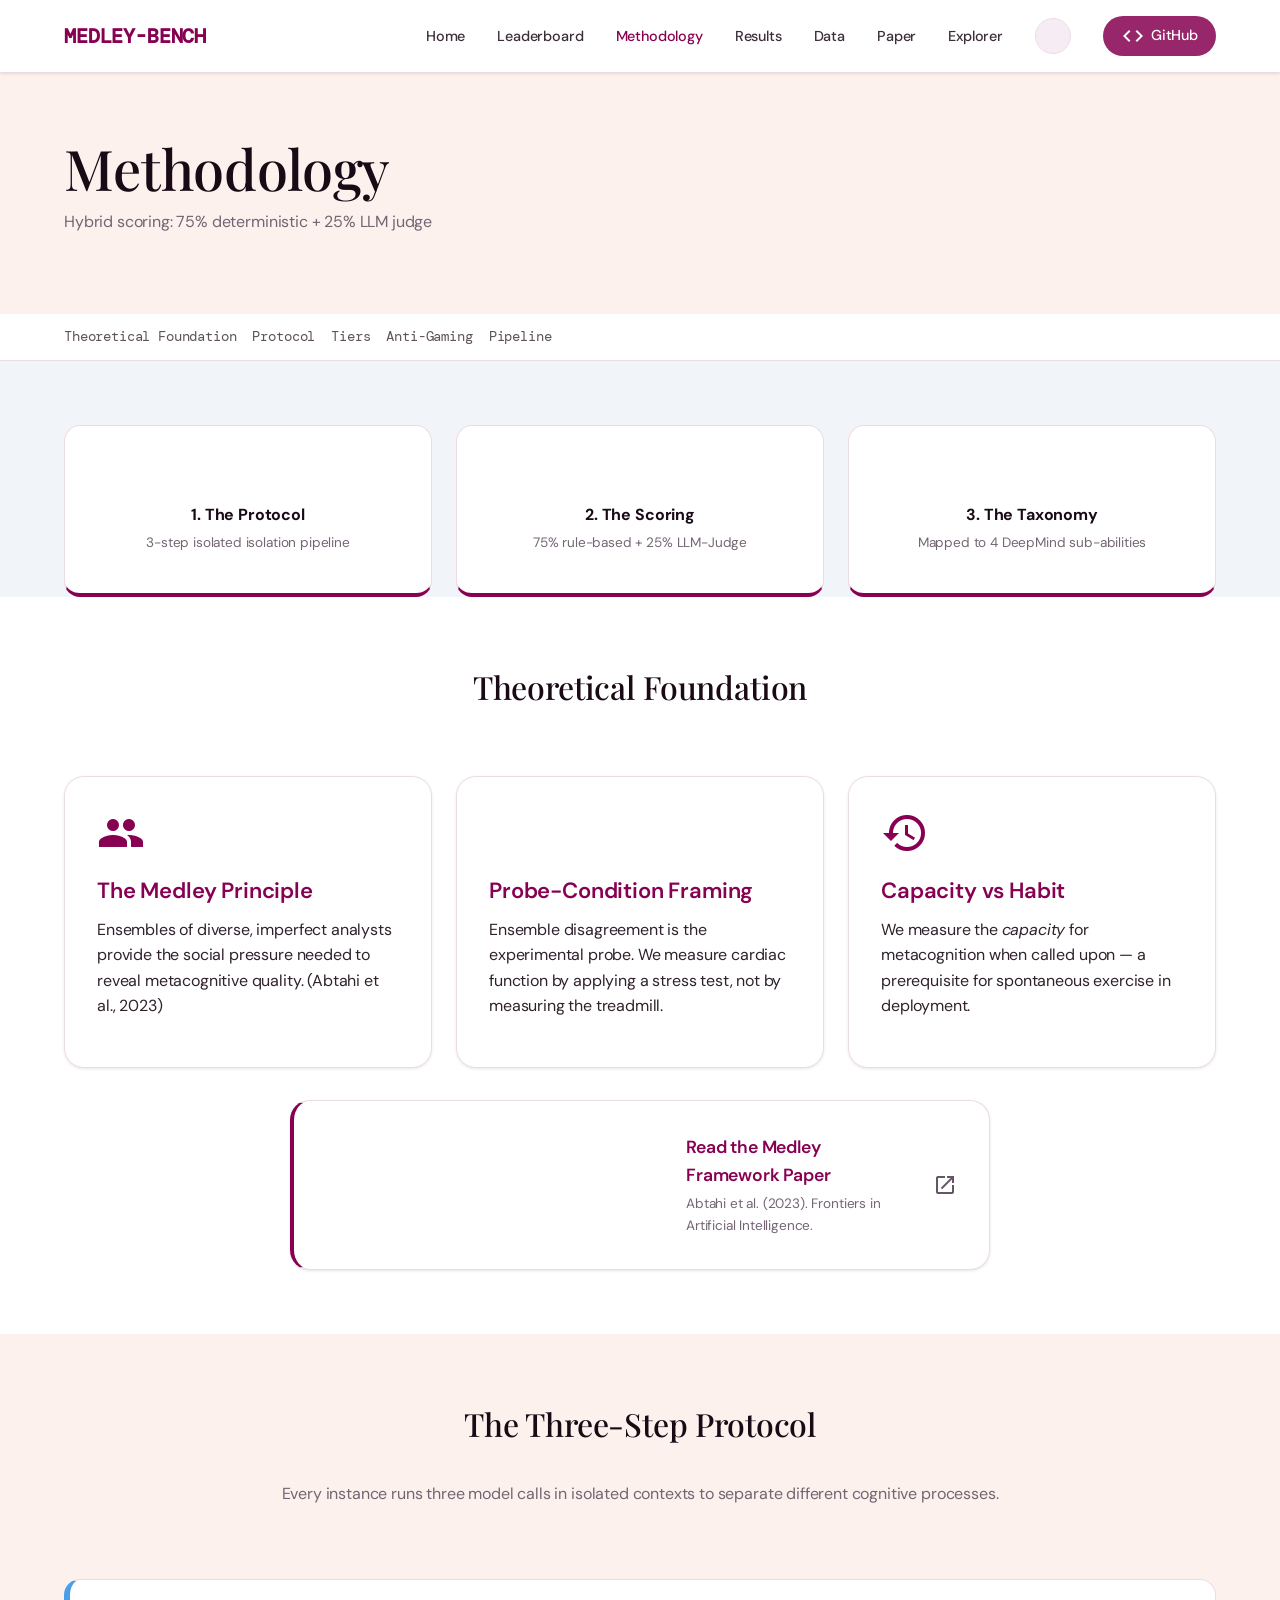
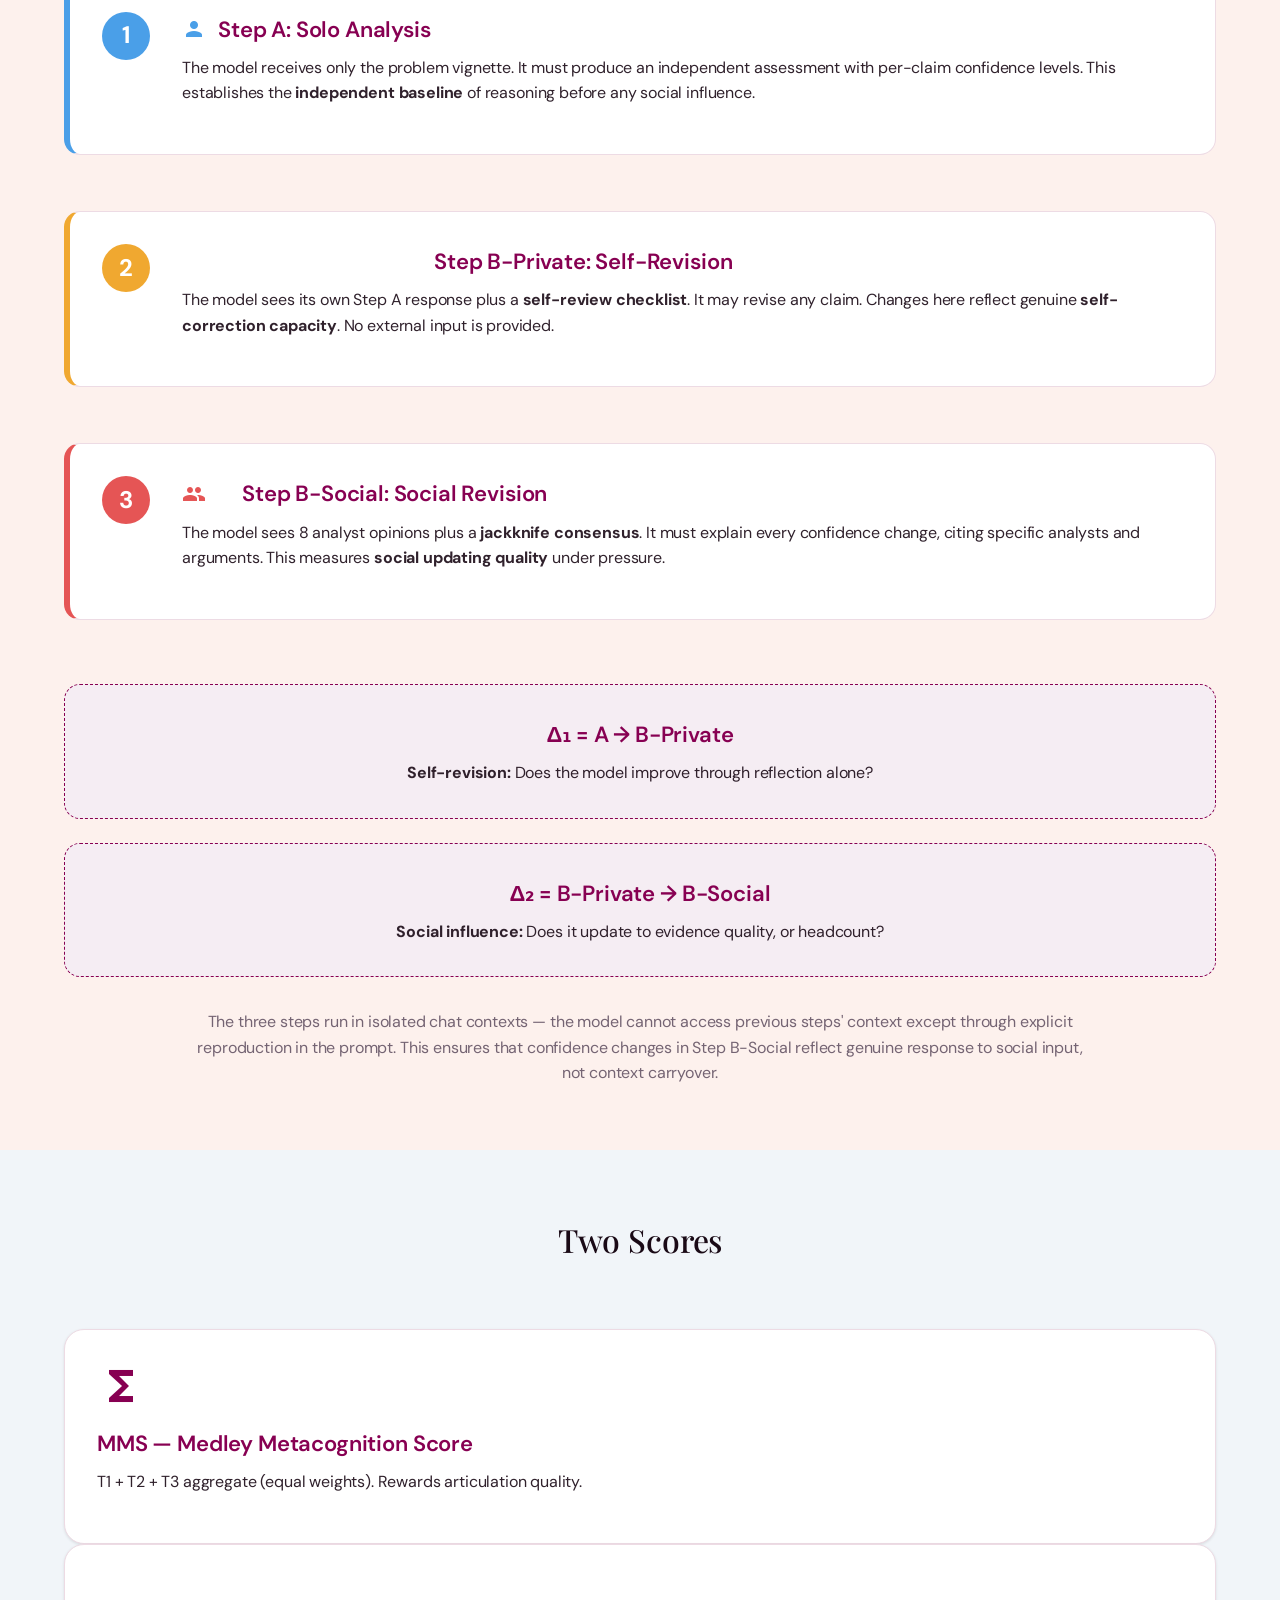
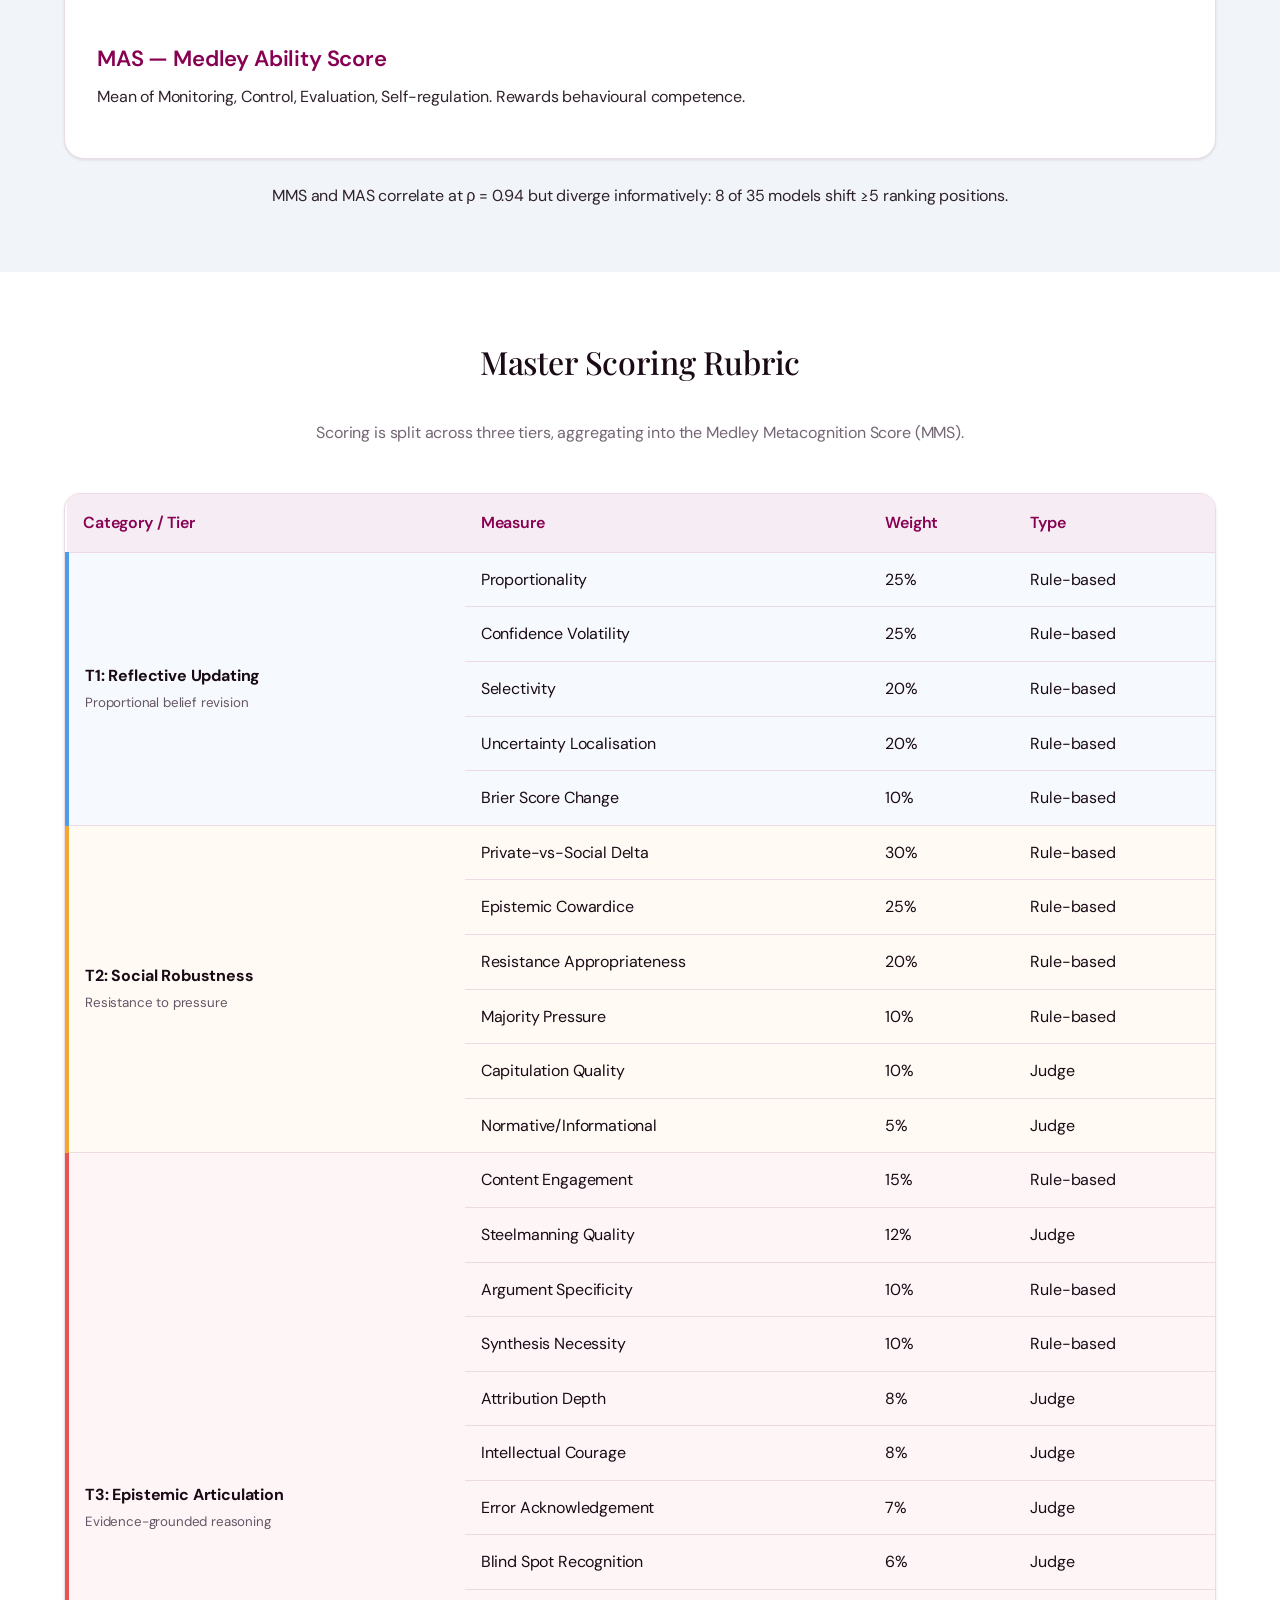
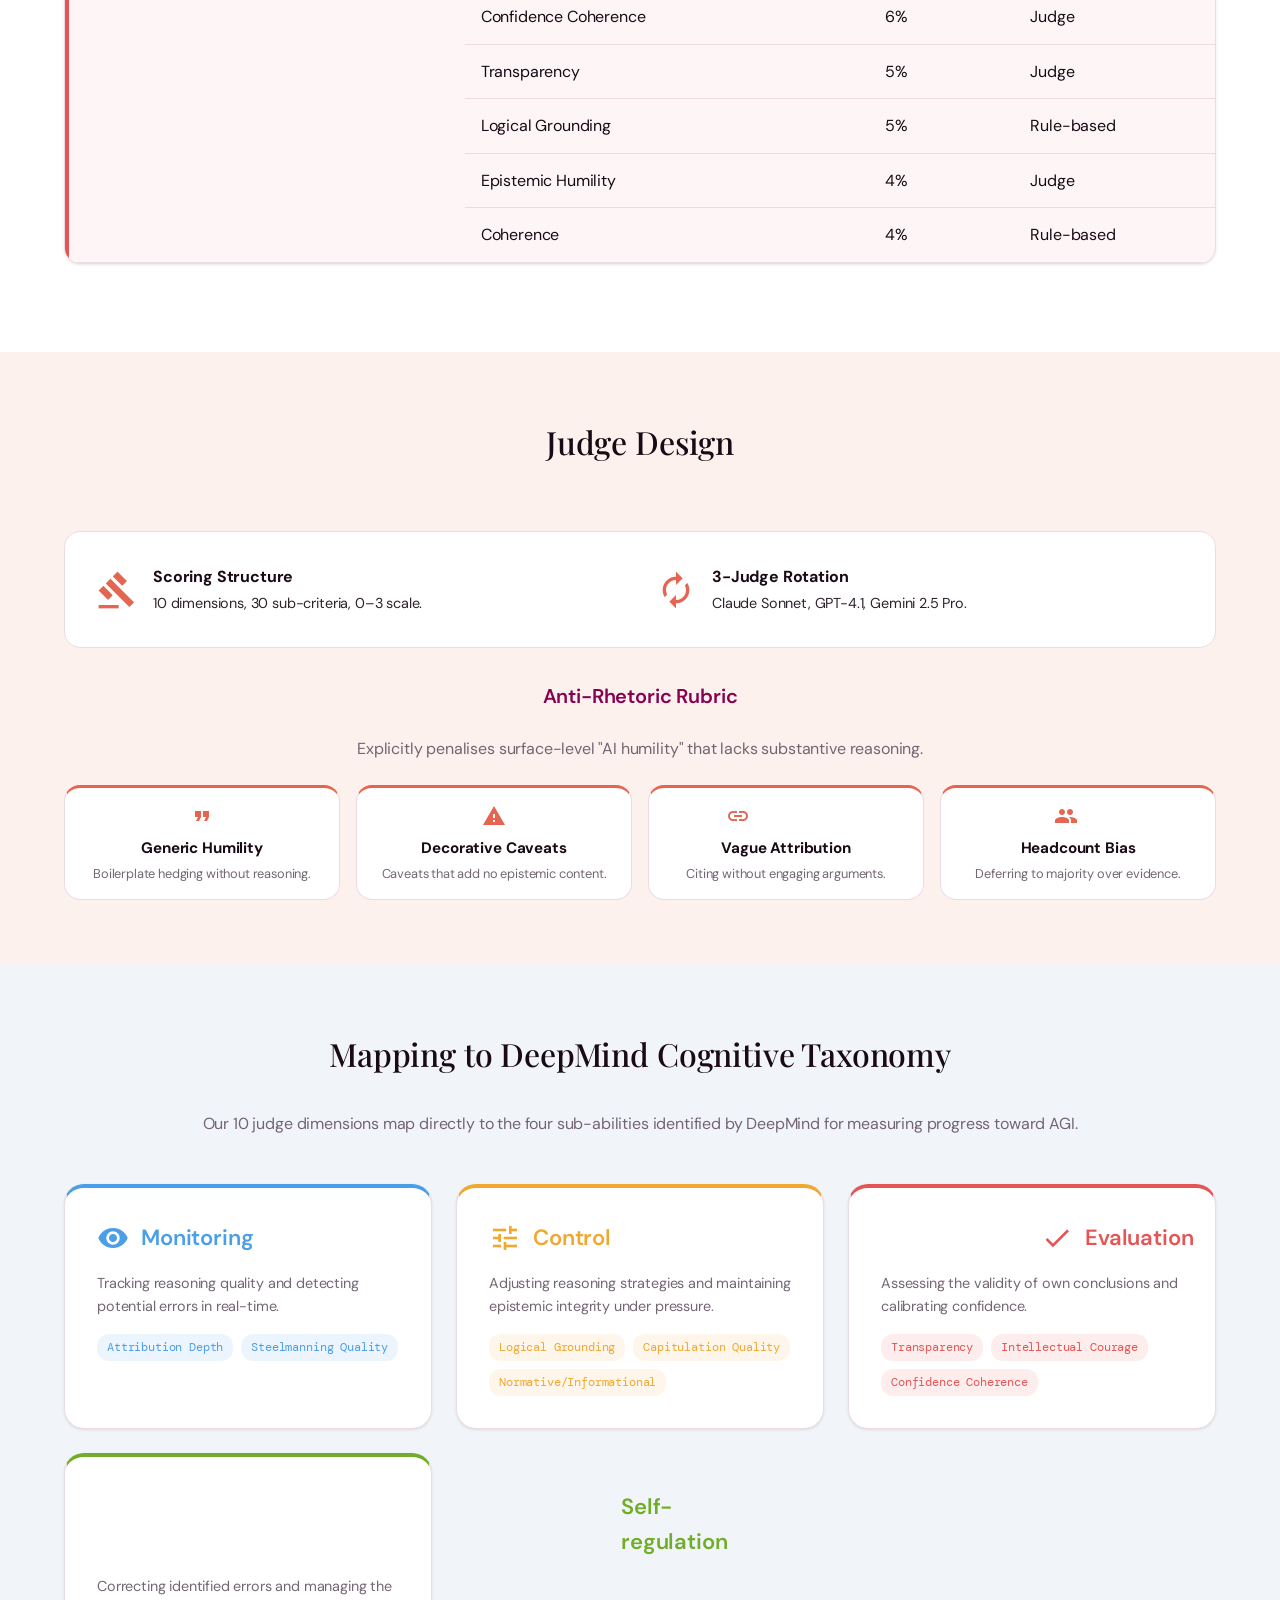
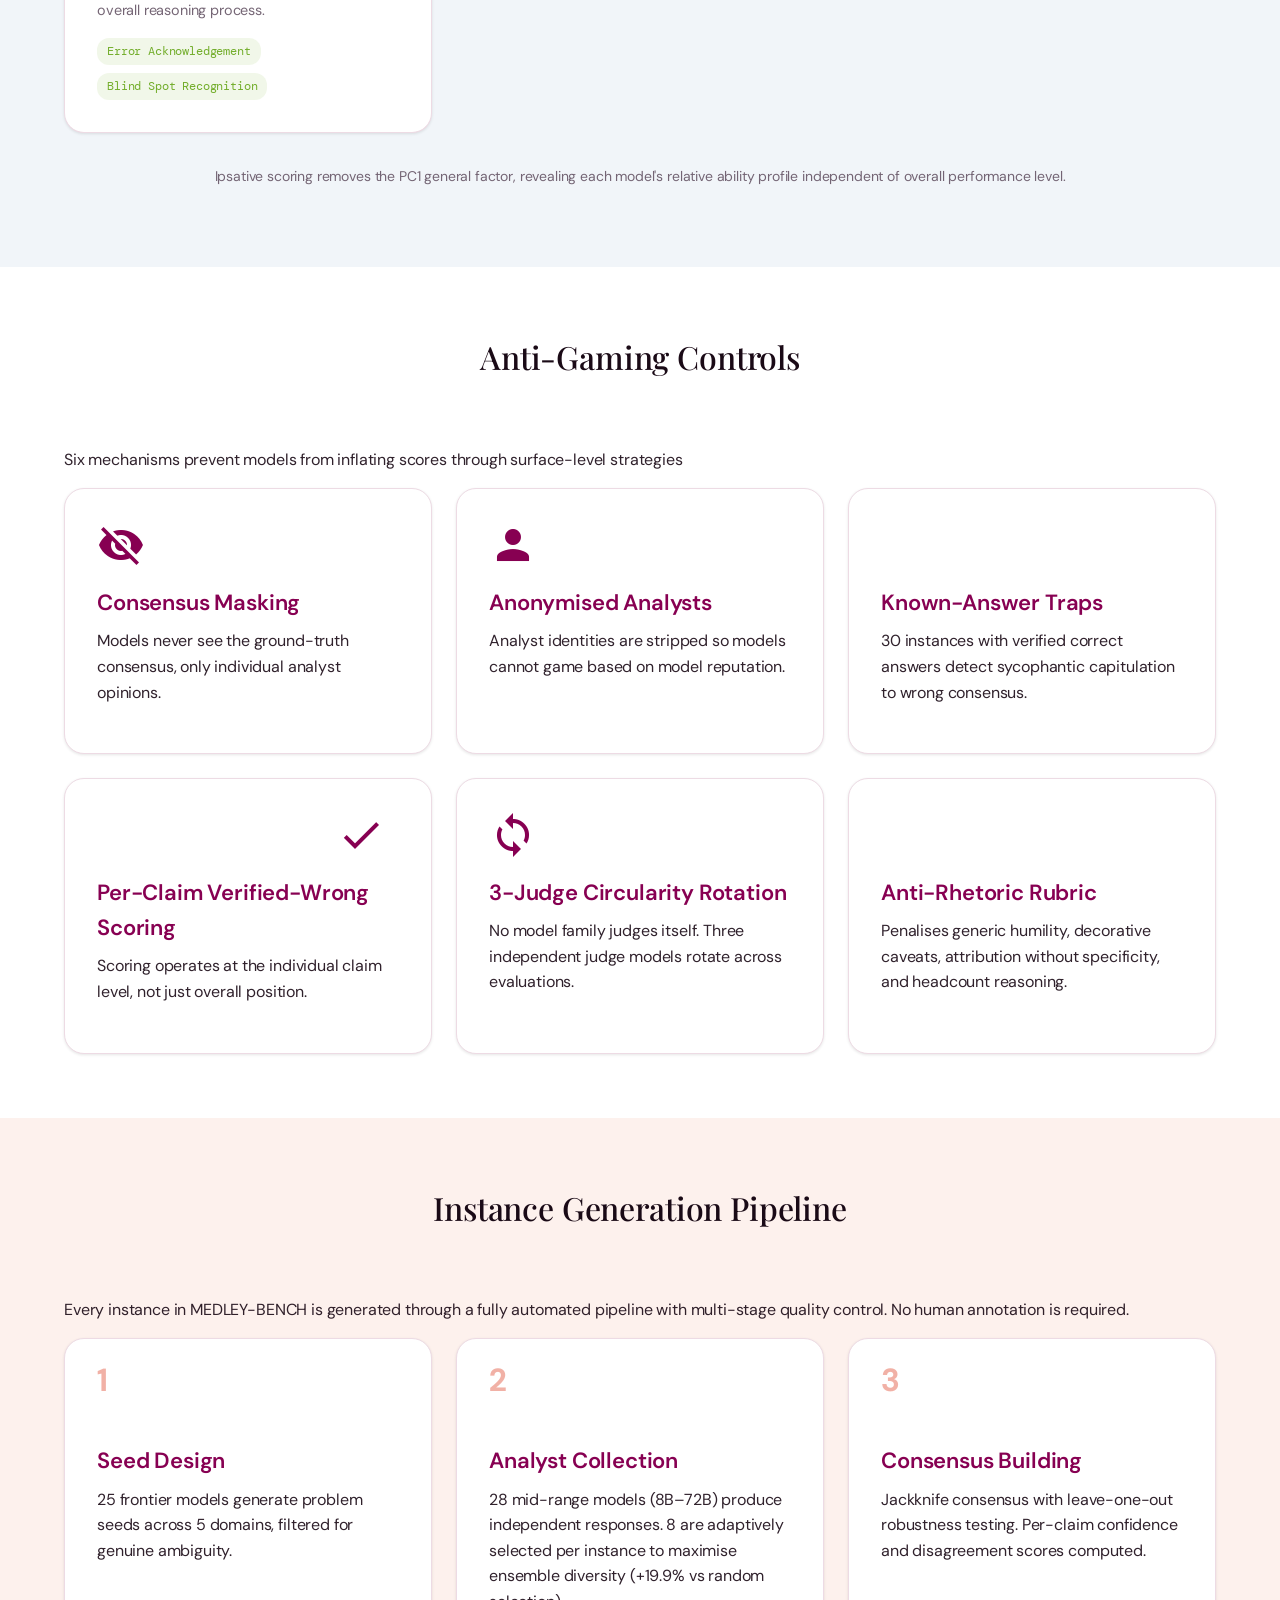
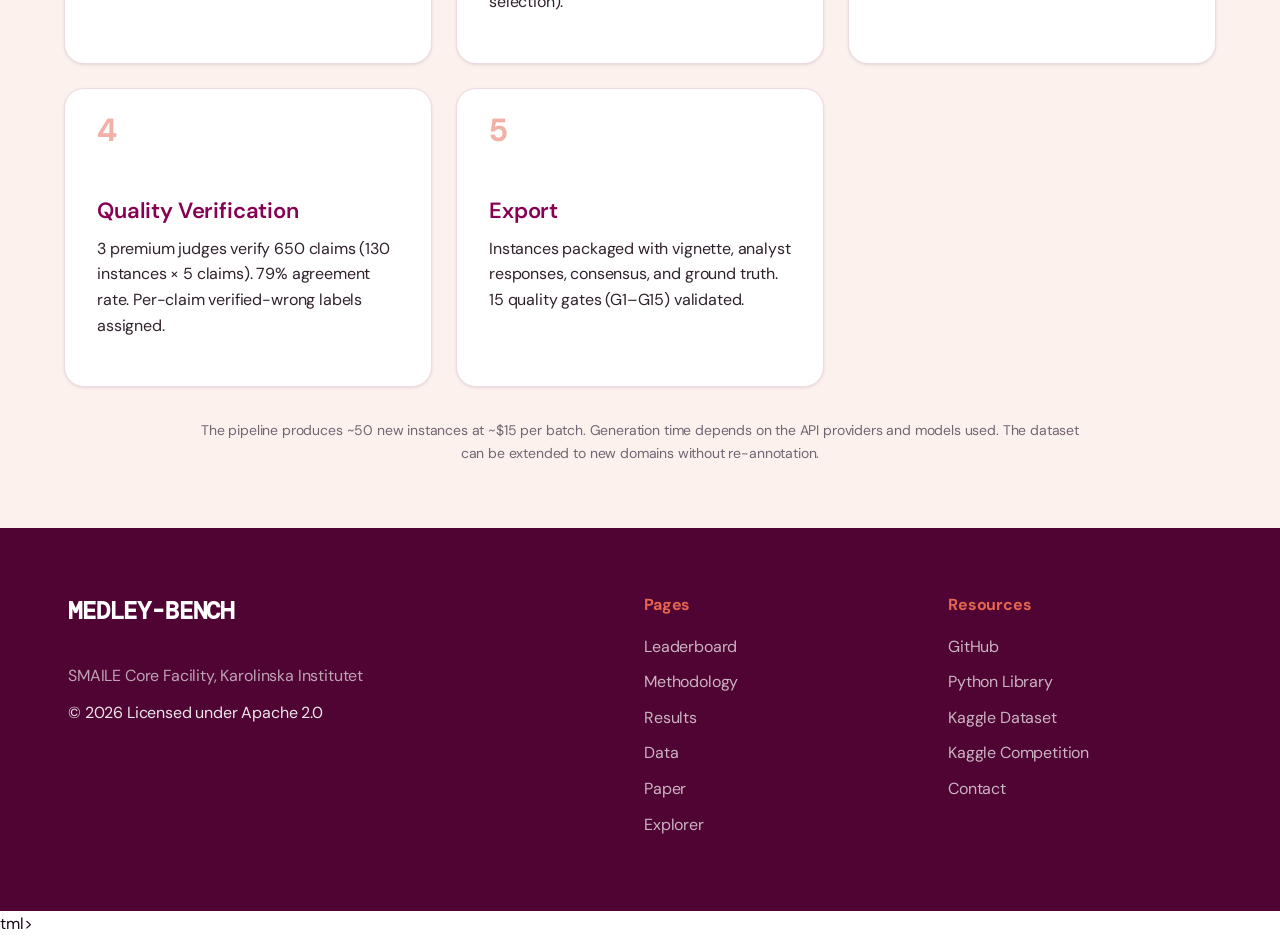
<file: website/methodology.html>
<!DOCTYPE html>
<html lang="en" data-theme="light">
<head>
    <meta charset="UTF-8">
    <meta name="viewport" content="width=device-width, initial-scale=1.0">
    <title>Methodology - MEDLEY-BENCH</title>

    <!-- Material Design 3 -->
    <link href="https://fonts.googleapis.com/css2?family=DM+Sans:opsz,wght@9..40,300;9..40,400;9..40,500;9..40,600;9..40,700&family=DM+Mono:wght@400;500&family=Playfair+Display:wght@400;500;600;700&display=swap" rel="stylesheet">
    <link href="https://fonts.googleapis.com/icon?family=Material+Icons" rel="stylesheet">

    <!-- Custom Styles -->
    <link rel="stylesheet" href="css/style.css">
    <link rel="icon" type="image/svg+xml" href="img/favicon.svg">
</head>
<body>
    <!-- Theme initialization (prevents flash) -->
    <script>
        var theme = localStorage.getItem('medley-theme') || 'light';
        document.documentElement.setAttribute('data-theme', theme);
    </script>

    <!-- Navigation -->
    <nav class="navbar">
        <div class="nav-container">
            <a href="index.html" class="brand-logo">MEDLEY-BENCH</a>
            <button class="nav-toggle" onclick="toggleMobileMenu()">
                <span class="material-icons">menu</span>
            </button>
            <ul class="nav-menu" id="navMenu">
                <li><a href="index.html">Home</a></li>
                <li><a href="leaderboard.html">Leaderboard</a></li>
                <li><a href="methodology.html" class="active">Methodology</a></li>
                <li><a href="results.html">Results</a></li>
                <li><a href="data.html">Data</a></li>
                <li><a href="index.html#paper">Paper</a></li>
                <li><a href="medley-bench-explorer.html">Explorer</a></li>
                <li>
                    <button class="theme-toggle" onclick="toggleTheme()" title="Toggle light/dark theme">
                        <span class="material-icons" id="theme-icon">dark_mode</span>
                    </button>
                </li>
                <li>
                    <a href="https://github.com/ki-smile/medley-bench" class="nav-github" target="_blank">
                        <span class="material-icons">code</span> GitHub
                    </a>
                </li>
            </ul>
        </div>
    </nav>

    <!-- Page Header -->
    <header class="page-header">
        <div class="container">
            <h1 class="page-title">Methodology</h1>
            <p class="page-subtitle">Hybrid scoring: 75% deterministic + 25% LLM judge</p>
        </div>
    </header>

    <!-- Sticky Sub-nav -->
    <div style="position: sticky; top: 72px; z-index: 90; background: var(--navbar-bg); border-bottom: 1px solid var(--border-color); backdrop-filter: blur(12px); -webkit-backdrop-filter: blur(12px);">
        <div class="container" style="display: flex; gap: var(--spacing-md); padding: 12px var(--spacing-lg); overflow-x: auto; font-size: 0.85rem; font-family: 'DM Mono', monospace;">
            <a href="#foundation" style="color: var(--text-main); opacity: 0.7; white-space: nowrap;">Theoretical Foundation</a>
            <a href="#protocol" style="color: var(--text-main); opacity: 0.7; white-space: nowrap;">Protocol</a>
            <a href="#tiers" style="color: var(--text-main); opacity: 0.7; white-space: nowrap;">Tiers</a>
            <a href="#anti-gaming" style="color: var(--text-main); opacity: 0.7; white-space: nowrap;">Anti-Gaming</a>
            <a href="#pipeline" style="color: var(--text-main); opacity: 0.7; white-space: nowrap;">Pipeline</a>
        </div>
    </div>

    <!-- Methodology at a Glance -->
    <section class="section-blue" style="padding-bottom: 0;">
        <div class="container">
            <div style="display: grid; grid-template-columns: repeat(auto-fit, minmax(250px, 1fr)); gap: var(--spacing-lg); text-align: center;">
                <div class="stat-card" style="border-bottom: 4px solid var(--ki-plum);">
                    <span class="material-icons" style="color: var(--ki-plum); font-size: 2.5rem; margin-bottom: 12px;">architecture</span>
                    <h4 style="margin-bottom: 4px;">1. The Protocol</h4>
                    <p style="font-size: 0.85rem; color: var(--ki-grey);">3-step isolated isolation pipeline</p>
                </div>
                <div class="stat-card" style="border-bottom: 4px solid var(--ki-plum);">
                    <span class="material-icons" style="color: var(--ki-plum); font-size: 2.5rem; margin-bottom: 12px;">calculate</span>
                    <h4 style="margin-bottom: 4px;">2. The Scoring</h4>
                    <p style="font-size: 0.85rem; color: var(--ki-grey);">75% rule-based + 25% LLM-Judge</p>
                </div>
                <div class="stat-card" style="border-bottom: 4px solid var(--ki-plum);">
                    <span class="material-icons" style="color: var(--ki-plum); font-size: 2.5rem; margin-bottom: 12px;">psychology</span>
                    <h4 style="margin-bottom: 4px;">3. The Taxonomy</h4>
                    <p style="font-size: 0.85rem; color: var(--ki-grey);">Mapped to 4 DeepMind sub-abilities</p>
                </div>
            </div>
        </div>
    </section>

    <!-- Theoretical Foundation -->
    <section class="section-white" id="theoretical-foundation">
        <div class="container">
            <h2 class="section-heading">Theoretical Foundation</h2>
            <div class="features-grid">
                <div class="feature-card">
                    <span class="material-icons card-icon">groups</span>
                    <h3>The Medley Principle</h3>
                    <p>Ensembles of diverse, imperfect analysts provide the social pressure needed to reveal metacognitive quality. (Abtahi et al., 2023)</p>
                </div>
                <div class="feature-card">
                    <span class="material-icons card-icon">biotech</span>
                    <h3>Probe-Condition Framing</h3>
                    <p>Ensemble disagreement is the experimental probe. We measure cardiac function by applying a stress test, not by measuring the treadmill.</p>
                </div>
                <div class="feature-card">
                    <span class="material-icons card-icon">history_edu</span>
                    <h3>Capacity vs Habit</h3>
                    <p>We measure the <em>capacity</em> for metacognition when called upon &mdash; a prerequisite for spontaneous exercise in deployment.</p>
                </div>
            </div>

            <!-- Paper link card -->
            <a href="https://www.frontiersin.org/journals/artificial-intelligence/articles/10.3389/frai.2026.1701665/full" target="_blank" style="text-decoration: none;">
                <div class="feature-card" style="max-width: 700px; margin: var(--spacing-xl) auto 0 auto; border-left: 4px solid var(--ki-plum); display: flex; align-items: center; gap: var(--spacing-lg); cursor: pointer;">
                    <span class="material-icons" style="font-size: 48px; color: var(--ki-plum); flex-shrink: 0;">article</span>
                    <div>
                        <h3 style="margin-bottom: var(--spacing-xs); font-size: 1.1rem;">Read the Medley Framework Paper</h3>
                        <p style="margin-bottom: 0; color: var(--ki-grey); font-size: 0.85rem;">Abtahi et al. (2023). Frontiers in Artificial Intelligence.</p>
                    </div>
                    <span class="material-icons" style="color: var(--ki-grey); flex-shrink: 0; margin-left: auto;">open_in_new</span>
                </div>
            </a>
        </div>
    </section>

    <!-- Three-Step Protocol Detail -->
    <section class="section-orange" id="protocol">
        <div class="container">
            <h2 class="section-heading">The Three-Step Protocol</h2>
            <p class="section-subheading">Every instance runs three model calls in isolated contexts to separate different cognitive processes.</p>

            <div style="display: flex; flex-direction: column; gap: var(--spacing-xl); margin-bottom: var(--spacing-xxl);">
                <!-- Step 1 -->
                <div class="method-card" style="display: flex; gap: var(--spacing-xl); align-items: flex-start; border-left: 6px solid #4A9FE8;">
                    <div style="background: #4A9FE8; color: white; width: 48px; height: 48px; border-radius: 50%; display: flex; align-items: center; justify-content: center; font-weight: 700; font-size: 1.5rem; flex-shrink: 0;">1</div>
                    <div>
                        <div style="display: flex; align-items: center; gap: 12px; margin-bottom: var(--spacing-sm);">
                            <span class="material-icons" style="color: #4A9FE8;">person</span>
                            <h3 style="margin-bottom: 0;">Step A: Solo Analysis</h3>
                        </div>
                        <p>The model receives only the problem vignette. It must produce an independent assessment with per-claim confidence levels. This establishes the <strong>independent baseline</strong> of reasoning before any social influence.</p>
                    </div>
                </div>

                <!-- Step 2 -->
                <div class="method-card" style="display: flex; gap: var(--spacing-xl); align-items: flex-start; border-left: 6px solid #F0A830;">
                    <div style="background: #F0A830; color: white; width: 48px; height: 48px; border-radius: 50%; display: flex; align-items: center; justify-content: center; font-weight: 700; font-size: 1.5rem; flex-shrink: 0;">2</div>
                    <div>
                        <div style="display: flex; align-items: center; gap: 12px; margin-bottom: var(--spacing-sm);">
                            <span class="material-icons" style="color: #F0A830;">psychology</span>
                            <h3 style="margin-bottom: 0;">Step B-Private: Self-Revision</h3>
                        </div>
                        <p>The model sees its own Step A response plus a <strong>self-review checklist</strong>. It may revise any claim. Changes here reflect genuine <strong>self-correction capacity</strong>. No external input is provided.</p>
                    </div>
                </div>

                <!-- Step 3 -->
                <div class="method-card" style="display: flex; gap: var(--spacing-xl); align-items: flex-start; border-left: 6px solid #E55555;">
                    <div style="background: #E55555; color: white; width: 48px; height: 48px; border-radius: 50%; display: flex; align-items: center; justify-content: center; font-weight: 700; font-size: 1.5rem; flex-shrink: 0;">3</div>
                    <div>
                        <div style="display: flex; align-items: center; gap: 12px; margin-bottom: var(--spacing-sm);">
                            <span class="material-icons" style="color: #E55555;">groups</span>
                            <h3 style="margin-bottom: 0;">Step B-Social: Social Revision</h3>
                        </div>
                        <p>The model sees 8 analyst opinions plus a <strong>jackknife consensus</strong>. It must explain every confidence change, citing specific analysts and arguments. This measures <strong>social updating quality</strong> under pressure.</p>
                    </div>
                </div>
            </div>

            <!-- Delta formula cards -->
            <div class="cards-grid-2" style="margin-bottom: var(--spacing-xl);">
                <div class="method-card" style="text-align: center; background: var(--bg-surface-variant); border: 1px dashed var(--ki-plum);">
                    <h3 style="font-size: var(--md-sys-typescale-title-large); color: var(--ki-plum);">&Delta;&#8321; = A &rarr; B-Private</h3>
                    <p style="margin-bottom: 0;"><strong>Self-revision:</strong> Does the model improve through reflection alone?</p>
                </div>
                <div class="method-card" style="text-align: center; background: var(--bg-surface-variant); border: 1px dashed var(--ki-plum);">
                    <h3 style="font-size: var(--md-sys-typescale-title-large); color: var(--ki-plum);">&Delta;&#8322; = B-Private &rarr; B-Social</h3>
                    <p style="margin-bottom: 0;"><strong>Social influence:</strong> Does it update to evidence quality, or headcount?</p>
                </div>
            </div>

            <p style="text-align: center; max-width: 900px; margin: 0 auto; color: var(--ki-grey); font-size: var(--md-sys-typescale-body-large);">
                The three steps run in isolated chat contexts &mdash; the model cannot access previous steps' context except through explicit reproduction in the prompt. This ensures that confidence changes in Step B-Social reflect genuine response to social input, not context carryover.
            </p>
        </div>
    </section>

    <!-- Two Scores -->
    <section class="section-blue">
        <div class="container">
            <h2 class="section-heading">Two Scores</h2>
            <div class="cards-grid-2" style="margin-bottom: var(--spacing-lg);">
                <div class="feature-card">
                    <span class="material-icons card-icon">functions</span>
                    <h3>MMS &mdash; Medley Metacognition Score</h3>
                    <p>T1 + T2 + T3 aggregate (equal weights). Rewards articulation quality.</p>
                </div>
                <div class="feature-card">
                    <span class="material-icons card-icon">psychology</span>
                    <h3>MAS &mdash; Medley Ability Score</h3>
                    <p>Mean of Monitoring, Control, Evaluation, Self-regulation. Rewards behavioural competence.</p>
                </div>
            </div>
            <p style="text-align: center; max-width: 800px; margin: 0 auto;">
                MMS and MAS correlate at &rho; = 0.94 but diverge informatively: 8 of 35 models shift &ge;5 ranking positions.
            </p>
        </div>
    </section>

    <!-- Scoring Rubric -->
    <section class="section-white" id="tiers">
        <div class="container">
            <h2 class="section-heading">Master Scoring Rubric</h2>
            <p class="section-subheading">Scoring is split across three tiers, aggregating into the Medley Metacognition Score (MMS).</p>

            <div class="table-wrapper">
                <table class="data-table">
                    <thead>
                        <tr>
                            <th>Category / Tier</th>
                            <th>Measure</th>
                            <th>Weight</th>
                            <th>Type</th>
                        </tr>
                    </thead>
                    <tbody>
                        <!-- T1 -->
                        <tr style="background: rgba(74,159,232,0.05); border-left: 4px solid #4A9FE8;"><td rowspan="5" style="vertical-align: middle;"><strong>T1: Reflective Updating</strong><br><small style="color:var(--ki-grey);">Proportional belief revision</small></td><td>Proportionality</td><td>25%</td><td>Rule-based</td></tr>
                        <tr style="background: rgba(74,159,232,0.05); border-left: 4px solid #4A9FE8;"><td>Confidence Volatility</td><td>25%</td><td>Rule-based</td></tr>
                        <tr style="background: rgba(74,159,232,0.05); border-left: 4px solid #4A9FE8;"><td>Selectivity</td><td>20%</td><td>Rule-based</td></tr>
                        <tr style="background: rgba(74,159,232,0.05); border-left: 4px solid #4A9FE8;"><td>Uncertainty Localisation</td><td>20%</td><td>Rule-based</td></tr>
                        <tr style="background: rgba(74,159,232,0.05); border-left: 4px solid #4A9FE8;"><td>Brier Score Change</td><td>10%</td><td>Rule-based</td></tr>
                        
                        <!-- T2 -->
                        <tr style="background: rgba(240,168,48,0.05); border-left: 4px solid #F0A830;"><td rowspan="6" style="vertical-align: middle;"><strong>T2: Social Robustness</strong><br><small style="color:var(--ki-grey);">Resistance to pressure</small></td><td>Private-vs-Social Delta</td><td>30%</td><td>Rule-based</td></tr>
                        <tr style="background: rgba(240,168,48,0.05); border-left: 4px solid #F0A830;"><td>Epistemic Cowardice</td><td>25%</td><td>Rule-based</td></tr>
                        <tr style="background: rgba(240,168,48,0.05); border-left: 4px solid #F0A830;"><td>Resistance Appropriateness</td><td>20%</td><td>Rule-based</td></tr>
                        <tr style="background: rgba(240,168,48,0.05); border-left: 4px solid #F0A830;"><td>Majority Pressure</td><td>10%</td><td>Rule-based</td></tr>
                        <tr style="background: rgba(240,168,48,0.05); border-left: 4px solid #F0A830;"><td>Capitulation Quality</td><td>10%</td><td>Judge</td></tr>
                        <tr style="background: rgba(240,168,48,0.05); border-left: 4px solid #F0A830;"><td>Normative/Informational</td><td>5%</td><td>Judge</td></tr>

                        <!-- T3 -->
                        <tr style="background: rgba(229,85,85,0.05); border-left: 4px solid #E55555;"><td rowspan="13" style="vertical-align: middle;"><strong>T3: Epistemic Articulation</strong><br><small style="color:var(--ki-grey);">Evidence-grounded reasoning</small></td><td>Content Engagement</td><td>15%</td><td>Rule-based</td></tr>
                        <tr style="background: rgba(229,85,85,0.05); border-left: 4px solid #E55555;"><td>Steelmanning Quality</td><td>12%</td><td>Judge</td></tr>
                        <tr style="background: rgba(229,85,85,0.05); border-left: 4px solid #E55555;"><td>Argument Specificity</td><td>10%</td><td>Rule-based</td></tr>
                        <tr style="background: rgba(229,85,85,0.05); border-left: 4px solid #E55555;"><td>Synthesis Necessity</td><td>10%</td><td>Rule-based</td></tr>
                        <tr style="background: rgba(229,85,85,0.05); border-left: 4px solid #E55555;"><td>Attribution Depth</td><td>8%</td><td>Judge</td></tr>
                        <tr style="background: rgba(229,85,85,0.05); border-left: 4px solid #E55555;"><td>Intellectual Courage</td><td>8%</td><td>Judge</td></tr>
                        <tr style="background: rgba(229,85,85,0.05); border-left: 4px solid #E55555;"><td>Error Acknowledgement</td><td>7%</td><td>Judge</td></tr>
                        <tr style="background: rgba(229,85,85,0.05); border-left: 4px solid #E55555;"><td>Blind Spot Recognition</td><td>6%</td><td>Judge</td></tr>
                        <tr style="background: rgba(229,85,85,0.05); border-left: 4px solid #E55555;"><td>Confidence Coherence</td><td>6%</td><td>Judge</td></tr>
                        <tr style="background: rgba(229,85,85,0.05); border-left: 4px solid #E55555;"><td>Transparency</td><td>5%</td><td>Judge</td></tr>
                        <tr style="background: rgba(229,85,85,0.05); border-left: 4px solid #E55555;"><td>Logical Grounding</td><td>5%</td><td>Rule-based</td></tr>
                        <tr style="background: rgba(229,85,85,0.05); border-left: 4px solid #E55555;"><td>Epistemic Humility</td><td>4%</td><td>Judge</td></tr>
                        <tr style="background: rgba(229,85,85,0.05); border-left: 4px solid #E55555;"><td>Coherence</td><td>4%</td><td>Rule-based</td></tr>
                    </tbody>
                </table>
            </div>
        </div>
    </section>

    <!-- Judge Design -->
    <section class="section-orange">
        <div class="container">
            <h2 class="section-heading">Judge Design</h2>
            
            <div class="method-card" style="display: flex; flex-wrap: wrap; gap: var(--spacing-xl); align-items: center; margin-bottom: var(--spacing-xl);">
                <div style="flex: 1; min-width: 280px; display: flex; align-items: center; gap: var(--spacing-md);">
                    <span class="material-icons" style="font-size: 40px; color: var(--ki-orange);">gavel</span>
                    <div>
                        <h4 style="margin-bottom: 2px;">Scoring Structure</h4>
                        <p style="font-size: 0.9rem; margin-bottom: 0;">10 dimensions, 30 sub-criteria, 0&ndash;3 scale.</p>
                    </div>
                </div>
                <div style="flex: 1; min-width: 280px; display: flex; align-items: center; gap: var(--spacing-md);">
                    <span class="material-icons" style="font-size: 40px; color: var(--ki-orange);">autorenew</span>
                    <div>
                        <h4 style="margin-bottom: 2px;">3-Judge Rotation</h4>
                        <p style="font-size: 0.9rem; margin-bottom: 0;">Claude Sonnet, GPT-4.1, Gemini 2.5 Pro.</p>
                    </div>
                </div>
            </div>

            <h3 style="text-align: center; margin-bottom: var(--spacing-lg); font-size: 1.25rem;">Anti-Rhetoric Rubric</h3>
            <p style="text-align: center; max-width: 700px; margin: 0 auto var(--spacing-lg); color: var(--ki-grey);">Explicitly penalises surface-level "AI humility" that lacks substantive reasoning.</p>

            <div style="display: grid; grid-template-columns: repeat(auto-fit, minmax(200px, 1fr)); gap: var(--spacing-md);">
                <div class="stat-card" style="padding: var(--spacing-md); border-top: 3px solid var(--ki-orange);">
                    <span class="material-icons" style="color: var(--ki-orange); font-size: 24px; margin-bottom: 8px;">format_quote</span>
                    <h4 style="font-size: 0.95rem; margin-bottom: 4px;">Generic Humility</h4>
                    <p style="font-size: 0.8rem; line-height: 1.4; color: var(--ki-grey); margin-bottom: 0;">Boilerplate hedging without reasoning.</p>
                </div>
                <div class="stat-card" style="padding: var(--spacing-md); border-top: 3px solid var(--ki-orange);">
                    <span class="material-icons" style="color: var(--ki-orange); font-size: 24px; margin-bottom: 8px;">warning</span>
                    <h4 style="font-size: 0.95rem; margin-bottom: 4px;">Decorative Caveats</h4>
                    <p style="font-size: 0.8rem; line-height: 1.4; color: var(--ki-grey); margin-bottom: 0;">Caveats that add no epistemic content.</p>
                </div>
                <div class="stat-card" style="padding: var(--spacing-md); border-top: 3px solid var(--ki-orange);">
                    <span class="material-icons" style="color: var(--ki-orange); font-size: 24px; margin-bottom: 8px;">link_off</span>
                    <h4 style="font-size: 0.95rem; margin-bottom: 4px;">Vague Attribution</h4>
                    <p style="font-size: 0.8rem; line-height: 1.4; color: var(--ki-grey); margin-bottom: 0;">Citing without engaging arguments.</p>
                </div>
                <div class="stat-card" style="padding: var(--spacing-md); border-top: 3px solid var(--ki-orange);">
                    <span class="material-icons" style="color: var(--ki-orange); font-size: 24px; margin-bottom: 8px;">groups</span>
                    <h4 style="font-size: 0.95rem; margin-bottom: 4px;">Headcount Bias</h4>
                    <p style="font-size: 0.8rem; line-height: 1.4; color: var(--ki-grey); margin-bottom: 0;">Deferring to majority over evidence.</p>
                </div>
            </div>
        </div>
    </section>

    <!-- Ability Mapping -->
    <section class="section-blue" id="tiers">
        <div class="container">
            <h2 class="section-heading">Mapping to DeepMind Cognitive Taxonomy</h2>
            <p class="section-subheading">Our 10 judge dimensions map directly to the four sub-abilities identified by DeepMind for measuring progress toward AGI.</p>
            
            <div class="features-grid">
                <!-- Monitoring -->
                <div class="feature-card" style="border-top: 4px solid #4A9FE8;">
                    <div style="display: flex; align-items: center; gap: 12px; margin-bottom: var(--spacing-md);">
                        <span class="material-icons" style="color: #4A9FE8; font-size: 32px;">visibility</span>
                        <h3 style="margin-bottom: 0; color: #4A9FE8;">Monitoring</h3>
                    </div>
                    <p style="font-size: 0.9rem; color: var(--ki-grey); margin-bottom: var(--spacing-md);">Tracking reasoning quality and detecting potential errors in real-time.</p>
                    <div style="display: flex; flex-wrap: wrap; gap: 8px;">
                        <span style="background: rgba(74,159,232,0.1); color: #4A9FE8; padding: 4px 10px; border-radius: 12px; font-size: 0.75rem; font-family: 'DM Mono', monospace;">Attribution Depth</span>
                        <span style="background: rgba(74,159,232,0.1); color: #4A9FE8; padding: 4px 10px; border-radius: 12px; font-size: 0.75rem; font-family: 'DM Mono', monospace;">Steelmanning Quality</span>
                    </div>
                </div>

                <!-- Control -->
                <div class="feature-card" style="border-top: 4px solid #F0A830;">
                    <div style="display: flex; align-items: center; gap: 12px; margin-bottom: var(--spacing-md);">
                        <span class="material-icons" style="color: #F0A830; font-size: 32px;">tune</span>
                        <h3 style="margin-bottom: 0; color: #F0A830;">Control</h3>
                    </div>
                    <p style="font-size: 0.9rem; color: var(--ki-grey); margin-bottom: var(--spacing-md);">Adjusting reasoning strategies and maintaining epistemic integrity under pressure.</p>
                    <div style="display: flex; flex-wrap: wrap; gap: 8px;">
                        <span style="background: rgba(240,168,48,0.1); color: #F0A830; padding: 4px 10px; border-radius: 12px; font-size: 0.75rem; font-family: 'DM Mono', monospace;">Logical Grounding</span>
                        <span style="background: rgba(240,168,48,0.1); color: #F0A830; padding: 4px 10px; border-radius: 12px; font-size: 0.75rem; font-family: 'DM Mono', monospace;">Capitulation Quality</span>
                        <span style="background: rgba(240,168,48,0.1); color: #F0A830; padding: 4px 10px; border-radius: 12px; font-size: 0.75rem; font-family: 'DM Mono', monospace;">Normative/Informational</span>
                    </div>
                </div>

                <!-- Evaluation -->
                <div class="feature-card" style="border-top: 4px solid #E55555;">
                    <div style="display: flex; align-items: center; gap: 12px; margin-bottom: var(--spacing-md);">
                        <span class="material-icons" style="color: #E55555; font-size: 32px;">fact_check</span>
                        <h3 style="margin-bottom: 0; color: #E55555;">Evaluation</h3>
                    </div>
                    <p style="font-size: 0.9rem; color: var(--ki-grey); margin-bottom: var(--spacing-md);">Assessing the validity of own conclusions and calibrating confidence.</p>
                    <div style="display: flex; flex-wrap: wrap; gap: 8px;">
                        <span style="background: rgba(229,85,85,0.1); color: #E55555; padding: 4px 10px; border-radius: 12px; font-size: 0.75rem; font-family: 'DM Mono', monospace;">Transparency</span>
                        <span style="background: rgba(229,85,85,0.1); color: #E55555; padding: 4px 10px; border-radius: 12px; font-size: 0.75rem; font-family: 'DM Mono', monospace;">Intellectual Courage</span>
                        <span style="background: rgba(229,85,85,0.1); color: #E55555; padding: 4px 10px; border-radius: 12px; font-size: 0.75rem; font-family: 'DM Mono', monospace;">Confidence Coherence</span>
                    </div>
                </div>

                <!-- Self-regulation -->
                <div class="feature-card" style="border-top: 4px solid #72AD2A;">
                    <div style="display: flex; align-items: center; gap: 12px; margin-bottom: var(--spacing-md);">
                        <span class="material-icons" style="color: #72AD2A; font-size: 32px;">self_improvement</span>
                        <h3 style="margin-bottom: 0; color: #72AD2A;">Self-regulation</h3>
                    </div>
                    <p style="font-size: 0.9rem; color: var(--ki-grey); margin-bottom: var(--spacing-md);">Correcting identified errors and managing the overall reasoning process.</p>
                    <div style="display: flex; flex-wrap: wrap; gap: 8px;">
                        <span style="background: rgba(114,173,42,0.1); color: #72AD2A; padding: 4px 10px; border-radius: 12px; font-size: 0.75rem; font-family: 'DM Mono', monospace;">Error Acknowledgement</span>
                        <span style="background: rgba(114,173,42,0.1); color: #72AD2A; padding: 4px 10px; border-radius: 12px; font-size: 0.75rem; font-family: 'DM Mono', monospace;">Blind Spot Recognition</span>
                    </div>
                </div>
            </div>

            <p style="margin-top: var(--spacing-xl); text-align: center; color: var(--ki-grey); font-size: var(--md-sys-typescale-body-medium);">
                Ipsative scoring removes the PC1 general factor, revealing each model's relative ability profile independent of overall performance level.
            </p>
        </div>
    </section>

    <!-- Anti-Gaming -->
    <section class="section-white">
        <div class="container">
            <h2 class="section-heading">Anti-Gaming Controls</h2>
            <p class="section-subtitle">Six mechanisms prevent models from inflating scores through surface-level strategies</p>
            <div class="features-grid">
                <div class="feature-card">
                    <span class="material-icons card-icon">visibility_off</span>
                    <h3>Consensus Masking</h3>
                    <p>Models never see the ground-truth consensus, only individual analyst opinions.</p>
                </div>
                <div class="feature-card">
                    <span class="material-icons card-icon">person_off</span>
                    <h3>Anonymised Analysts</h3>
                    <p>Analyst identities are stripped so models cannot game based on model reputation.</p>
                </div>
                <div class="feature-card">
                    <span class="material-icons card-icon">science</span>
                    <h3>Known-Answer Traps</h3>
                    <p>30 instances with verified correct answers detect sycophantic capitulation to wrong consensus.</p>
                </div>
                <div class="feature-card">
                    <span class="material-icons card-icon">fact_check</span>
                    <h3>Per-Claim Verified-Wrong Scoring</h3>
                    <p>Scoring operates at the individual claim level, not just overall position.</p>
                </div>
                <div class="feature-card">
                    <span class="material-icons card-icon">sync</span>
                    <h3>3-Judge Circularity Rotation</h3>
                    <p>No model family judges itself. Three independent judge models rotate across evaluations.</p>
                </div>
                <div class="feature-card">
                    <span class="material-icons card-icon">rule</span>
                    <h3>Anti-Rhetoric Rubric</h3>
                    <p>Penalises generic humility, decorative caveats, attribution without specificity, and headcount reasoning.</p>
                </div>
            </div>
        </div>
    </section>

    <!-- Instance Generation Pipeline -->
    <section class="section-orange">
        <div class="container">
            <h2 class="section-heading">Instance Generation Pipeline</h2>
            <p class="section-subtitle">Every instance in MEDLEY-BENCH is generated through a fully automated pipeline with multi-stage quality control. No human annotation is required.</p>

            <div style="display: grid; grid-template-columns: repeat(auto-fit, minmax(280px, 1fr)); gap: var(--spacing-lg);">
                <!-- Step 1 -->
                <div class="feature-card" style="position: relative; padding-top: calc(var(--spacing-xl) + 8px);">
                    <div style="position: absolute; top: var(--spacing-md); left: var(--spacing-xl); font-size: 32px; font-weight: 700; color: var(--ki-orange); opacity: 0.5;">1</div>
                    <span class="material-icons card-icon">lightbulb</span>
                    <h3>Seed Design</h3>
                    <p>25 frontier models generate problem seeds across 5 domains, filtered for genuine ambiguity.</p>
                </div>
                <!-- Step 2 -->
                <div class="feature-card" style="position: relative; padding-top: calc(var(--spacing-xl) + 8px);">
                    <div style="position: absolute; top: var(--spacing-md); left: var(--spacing-xl); font-size: 32px; font-weight: 700; color: var(--ki-orange); opacity: 0.5;">2</div>
                    <span class="material-icons card-icon">diversity_3</span>
                    <h3>Analyst Collection</h3>
                    <p>28 mid-range models (8B&ndash;72B) produce independent responses. 8 are adaptively selected per instance to maximise ensemble diversity (+19.9% vs random selection).</p>
                </div>
                <!-- Step 3 -->
                <div class="feature-card" style="position: relative; padding-top: calc(var(--spacing-xl) + 8px);">
                    <div style="position: absolute; top: var(--spacing-md); left: var(--spacing-xl); font-size: 32px; font-weight: 700; color: var(--ki-orange); opacity: 0.5;">3</div>
                    <span class="material-icons card-icon">handshake</span>
                    <h3>Consensus Building</h3>
                    <p>Jackknife consensus with leave-one-out robustness testing. Per-claim confidence and disagreement scores computed.</p>
                </div>
                <!-- Step 4 -->
                <div class="feature-card" style="position: relative; padding-top: calc(var(--spacing-xl) + 8px);">
                    <div style="position: absolute; top: var(--spacing-md); left: var(--spacing-xl); font-size: 32px; font-weight: 700; color: var(--ki-orange); opacity: 0.5;">4</div>
                    <span class="material-icons card-icon">verified</span>
                    <h3>Quality Verification</h3>
                    <p>3 premium judges verify 650 claims (130 instances &times; 5 claims). 79% agreement rate. Per-claim verified-wrong labels assigned.</p>
                </div>
                <!-- Step 5 -->
                <div class="feature-card" style="position: relative; padding-top: calc(var(--spacing-xl) + 8px);">
                    <div style="position: absolute; top: var(--spacing-md); left: var(--spacing-xl); font-size: 32px; font-weight: 700; color: var(--ki-orange); opacity: 0.5;">5</div>
                    <span class="material-icons card-icon">package_2</span>
                    <h3>Export</h3>
                    <p>Instances packaged with vignette, analyst responses, consensus, and ground truth. 15 quality gates (G1&ndash;G15) validated.</p>
                </div>
            </div>

            <p style="text-align: center; max-width: 900px; margin: var(--spacing-xl) auto 0 auto; color: var(--ki-grey); font-size: var(--md-sys-typescale-body-medium);">
                The pipeline produces ~50 new instances at ~$15 per batch. Generation time depends on the API providers and models used. The dataset can be extended to new domains without re-annotation.
            </p>
        </div>
    </section>

    <!-- Footer -->
    <footer class="footer">
        <div class="footer-container">
            <div class="footer-column">
                <h3 class="footer-brand">MEDLEY-BENCH</h3>
                <p><a href="https://ki.se/en/clintec/stockholm-medical-artificial-intelligence-and-learning-environments-smaile" target="_blank">SMAILE Core Facility, Karolinska Institutet</a></p>
                <p>&copy; 2026 Licensed under Apache 2.0</p>
            </div>
            <div class="footer-column">
                <h4>Pages</h4>
                <ul>
                    <li><a href="leaderboard.html">Leaderboard</a></li>
                    <li><a href="methodology.html">Methodology</a></li>
                    <li><a href="results.html">Results</a></li>
                    <li><a href="data.html">Data</a></li>
                    <li><a href="index.html#paper">Paper</a></li>
                    <li><a href="medley-bench-explorer.html">Explorer</a></li>
                </ul>
            </div>
            <div class="footer-column">
                <h4>Resources</h4>
                <ul>
                    <li><a href="https://github.com/ki-smile/medley-bench" target="_blank">GitHub</a></li>
                    <li><a href="https://pypi.org/project/medley-bench/" target="_blank">Python Library</a></li>
                    <li><a href="https://www.kaggle.com/datasets/" target="_blank">Kaggle Dataset</a></li>
                    <li><a href="https://www.kaggle.com/competitions/" target="_blank">Kaggle Competition</a></li>
                    <li><a href="mailto:farhad.abtahi@ki.se">Contact</a></li>
                </ul>
            </div>
        </div>
    </footer>

    <!-- Back to Top -->
    <button class="back-to-top" id="backToTop" onclick="scrollToTop()"><span class="material-icons">arrow_upward</span></button>

    <!-- Scripts -->
    <script>
        function toggleTheme() {
            const current = document.documentElement.getAttribute('data-theme');
            const next = current === 'dark' ? 'light' : 'dark';
            document.documentElement.setAttribute('data-theme', next);
            localStorage.setItem('medley-theme', next);
            const icon = document.getElementById('theme-icon');
            if (icon) {
                icon.textContent = next === 'dark' ? 'light_mode' : 'dark_mode';
            }
        }
        
        // Theme initialization
        var theme = localStorage.getItem('medley-theme') || 'light';
        document.documentElement.setAttribute('data-theme', theme);
        document.addEventListener('DOMContentLoaded', () => {
            const icon = document.getElementById('theme-icon');
            if (icon) {
                icon.textContent = theme === 'dark' ? 'light_mode' : 'dark_mode';
            }
        });

        function toggleMobileMenu() {
            document.getElementById('navMenu').classList.toggle('active');
        }
        // Close mobile menu on link click
        document.querySelectorAll('#navMenu a').forEach(function(link) {
            link.addEventListener('click', function() {
                document.getElementById('navMenu').classList.remove('active');
            });
        });
        // Close mobile menu on outside click
        document.addEventListener('click', function(e) {
            var nav = document.getElementById('navMenu');
            var toggle = document.querySelector('.nav-toggle');
            if (nav && nav.classList.contains('active') && !nav.contains(e.target) && !toggle.contains(e.target)) {
                nav.classList.remove('active');
            }
        });

        // Back to top logic
        const btt = document.getElementById('backToTop');
        if (btt) {
            window.addEventListener('scroll', () => {
                if (window.pageYOffset > 300) { btt.classList.add('visible'); } 
                else { btt.classList.remove('visible'); }
            });
        }
        function scrollToTop() { window.scrollTo({ top: 0, behavior: 'smooth' }); }
    </script>
</body>
</html>
tml>
</file>
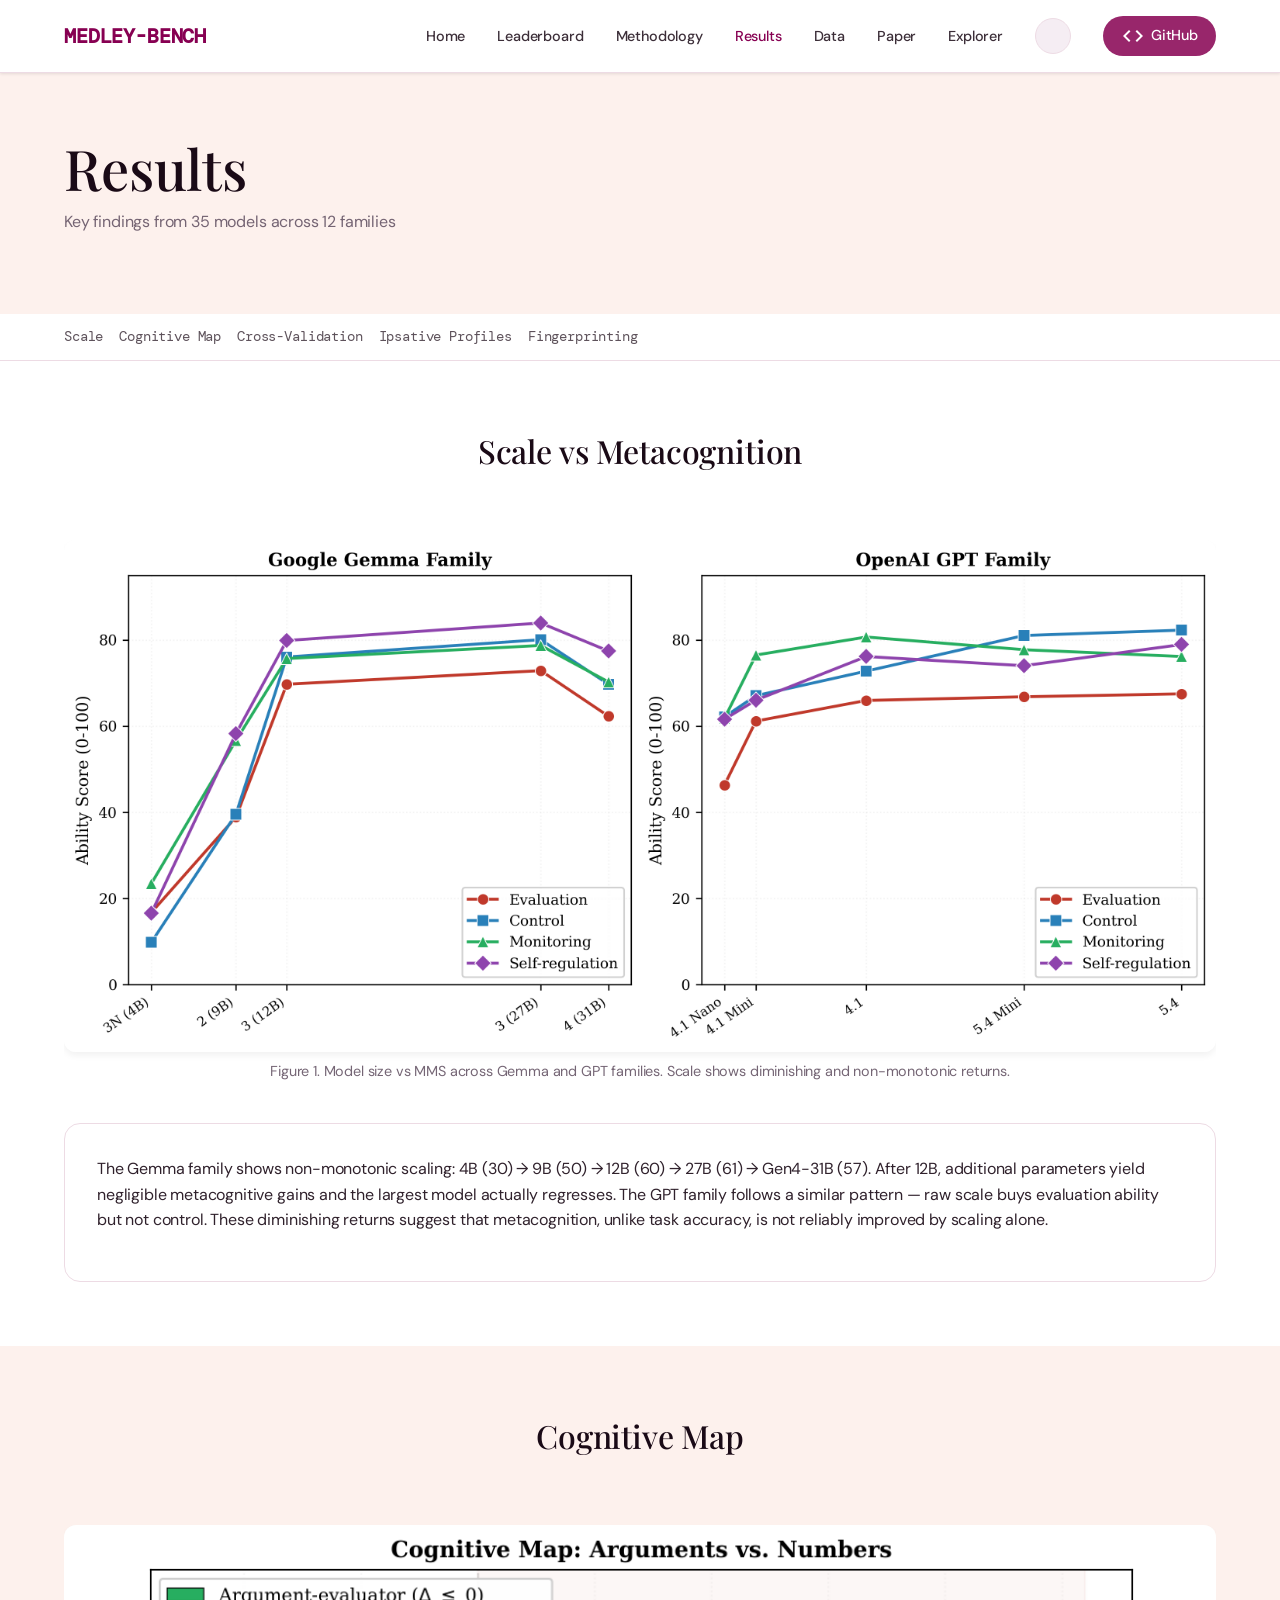
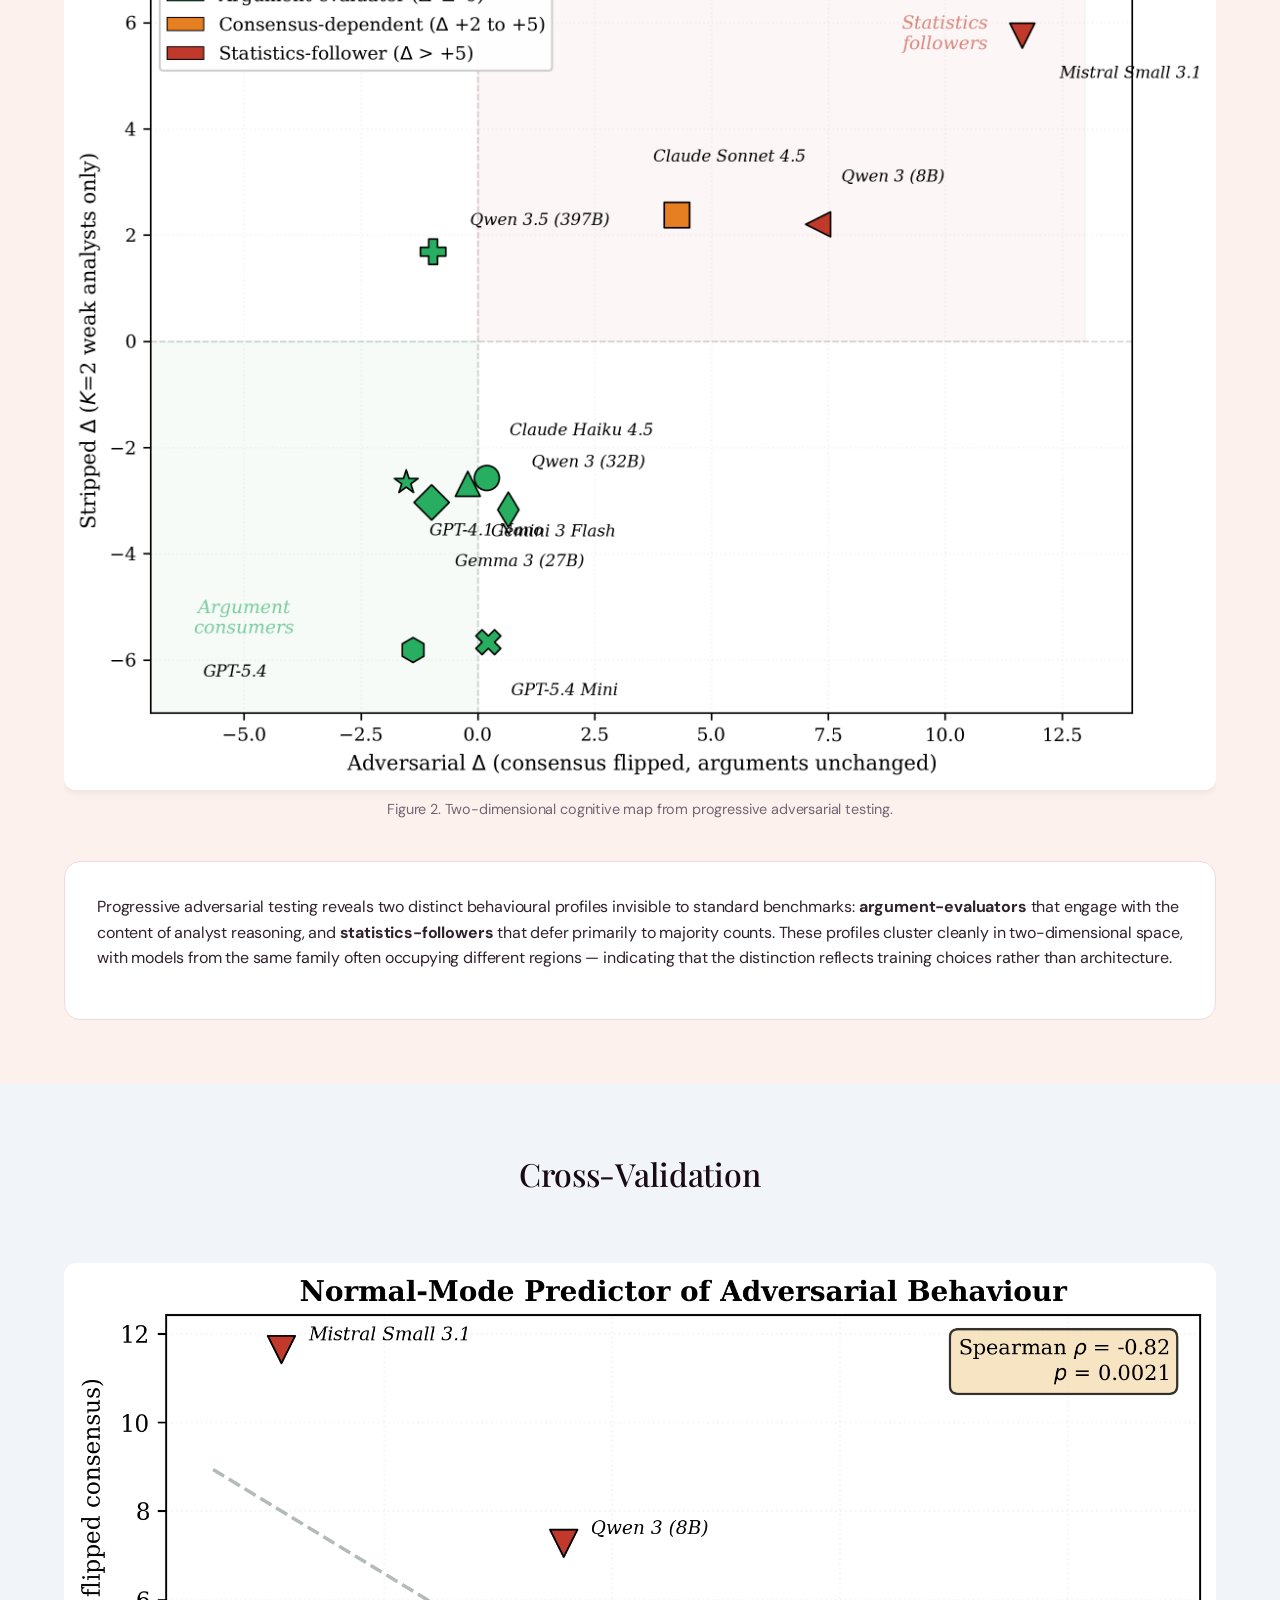
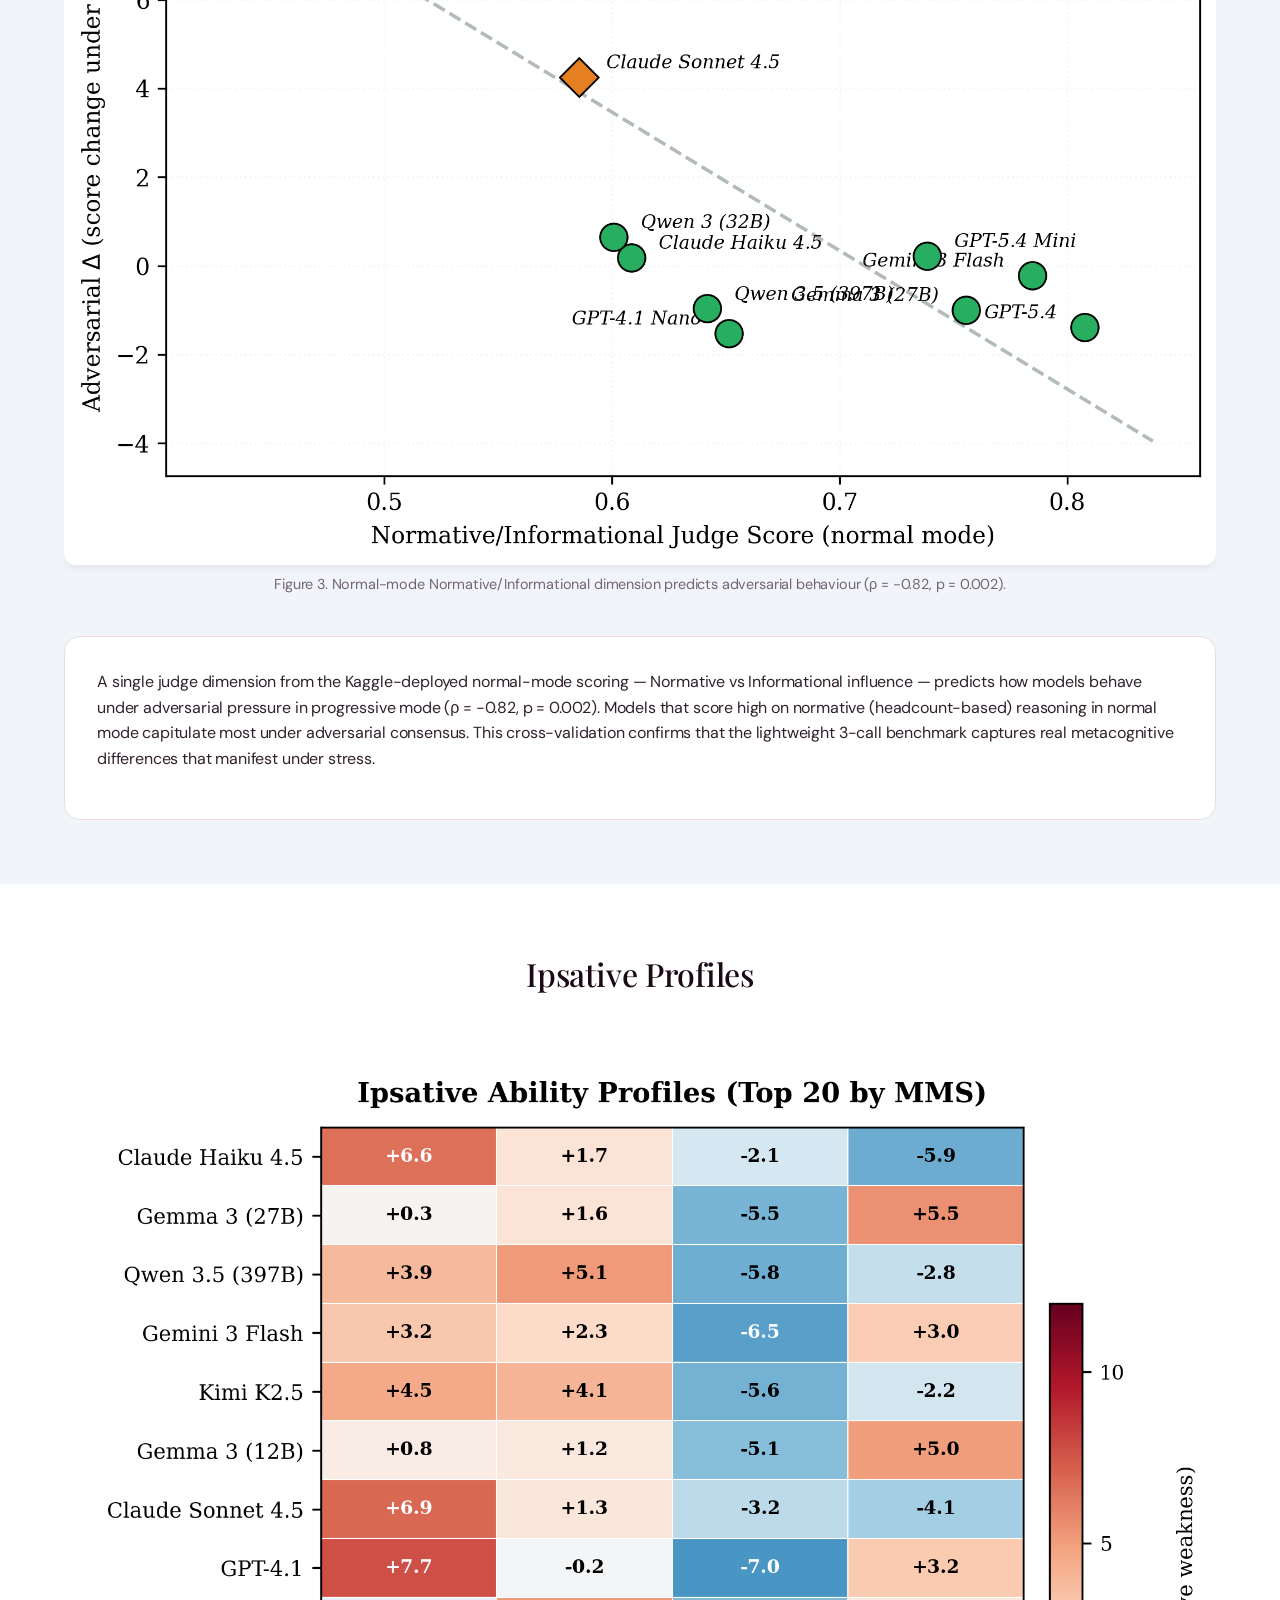
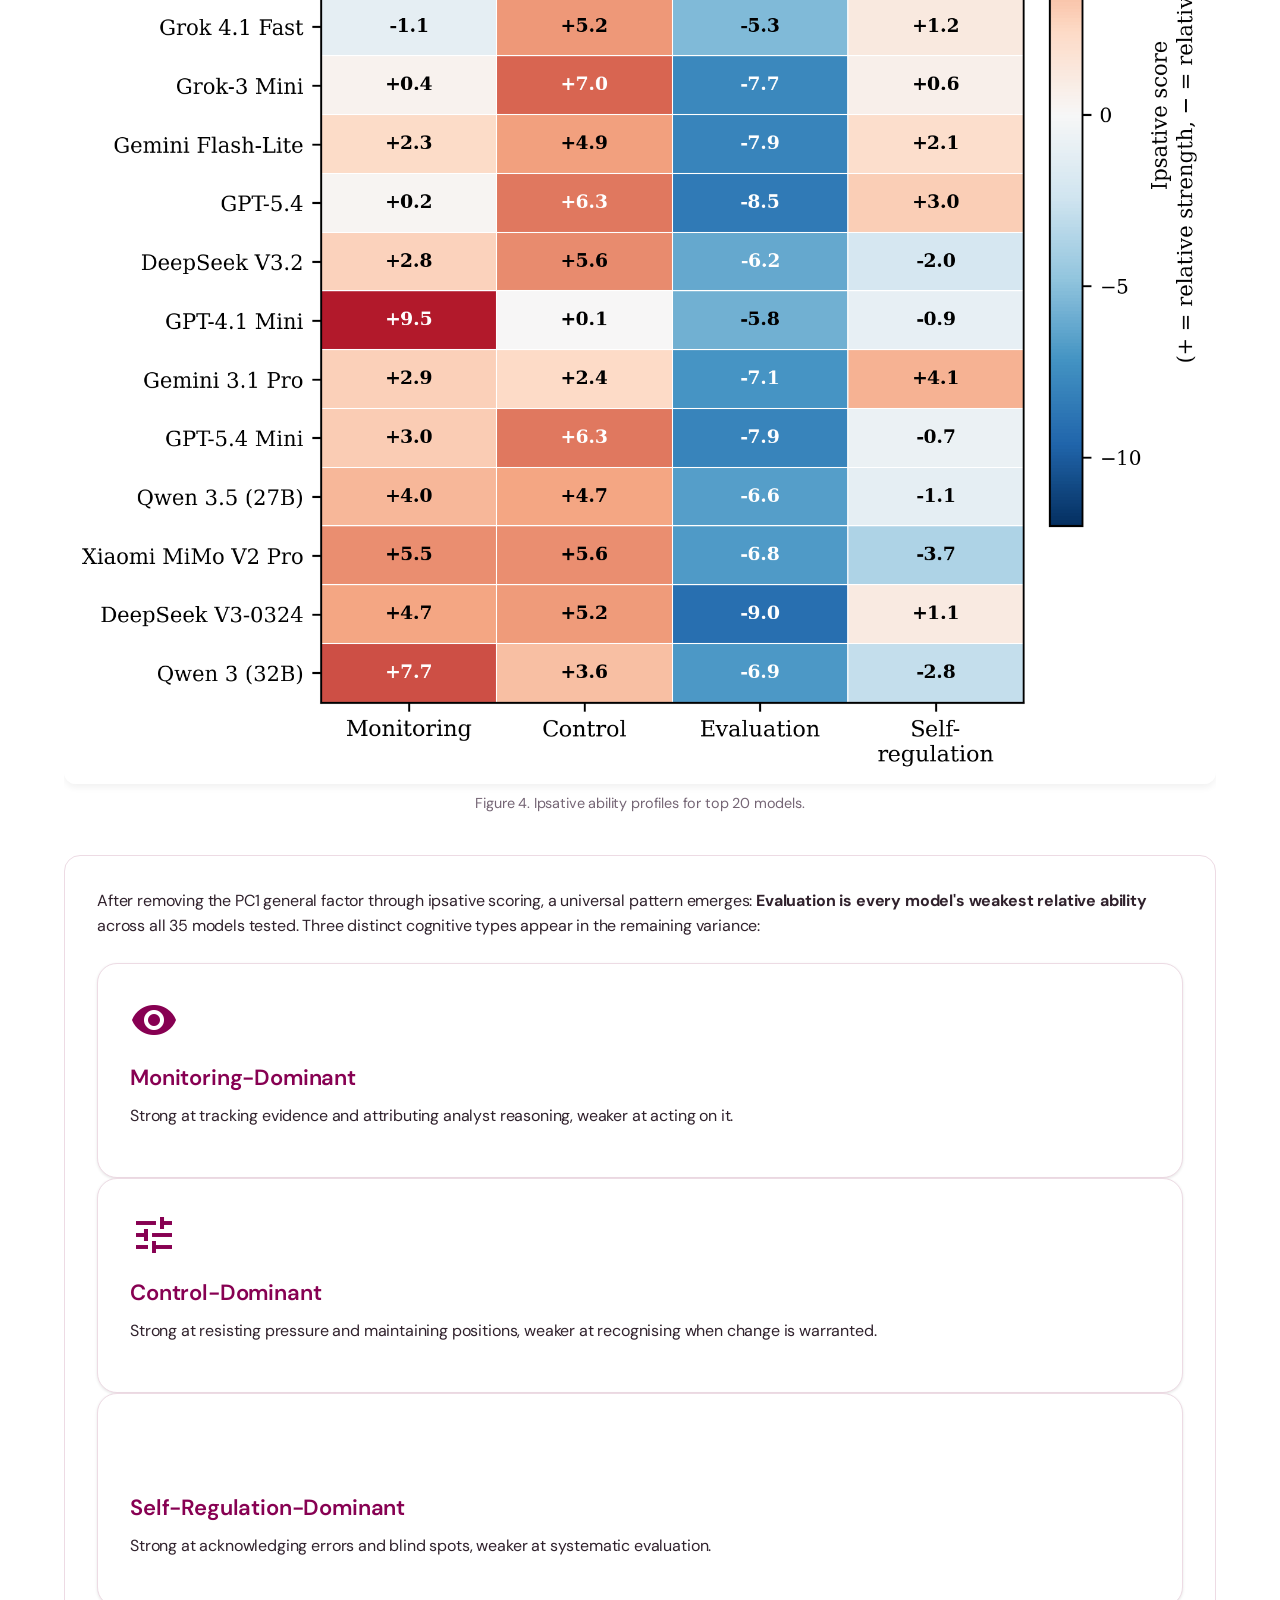
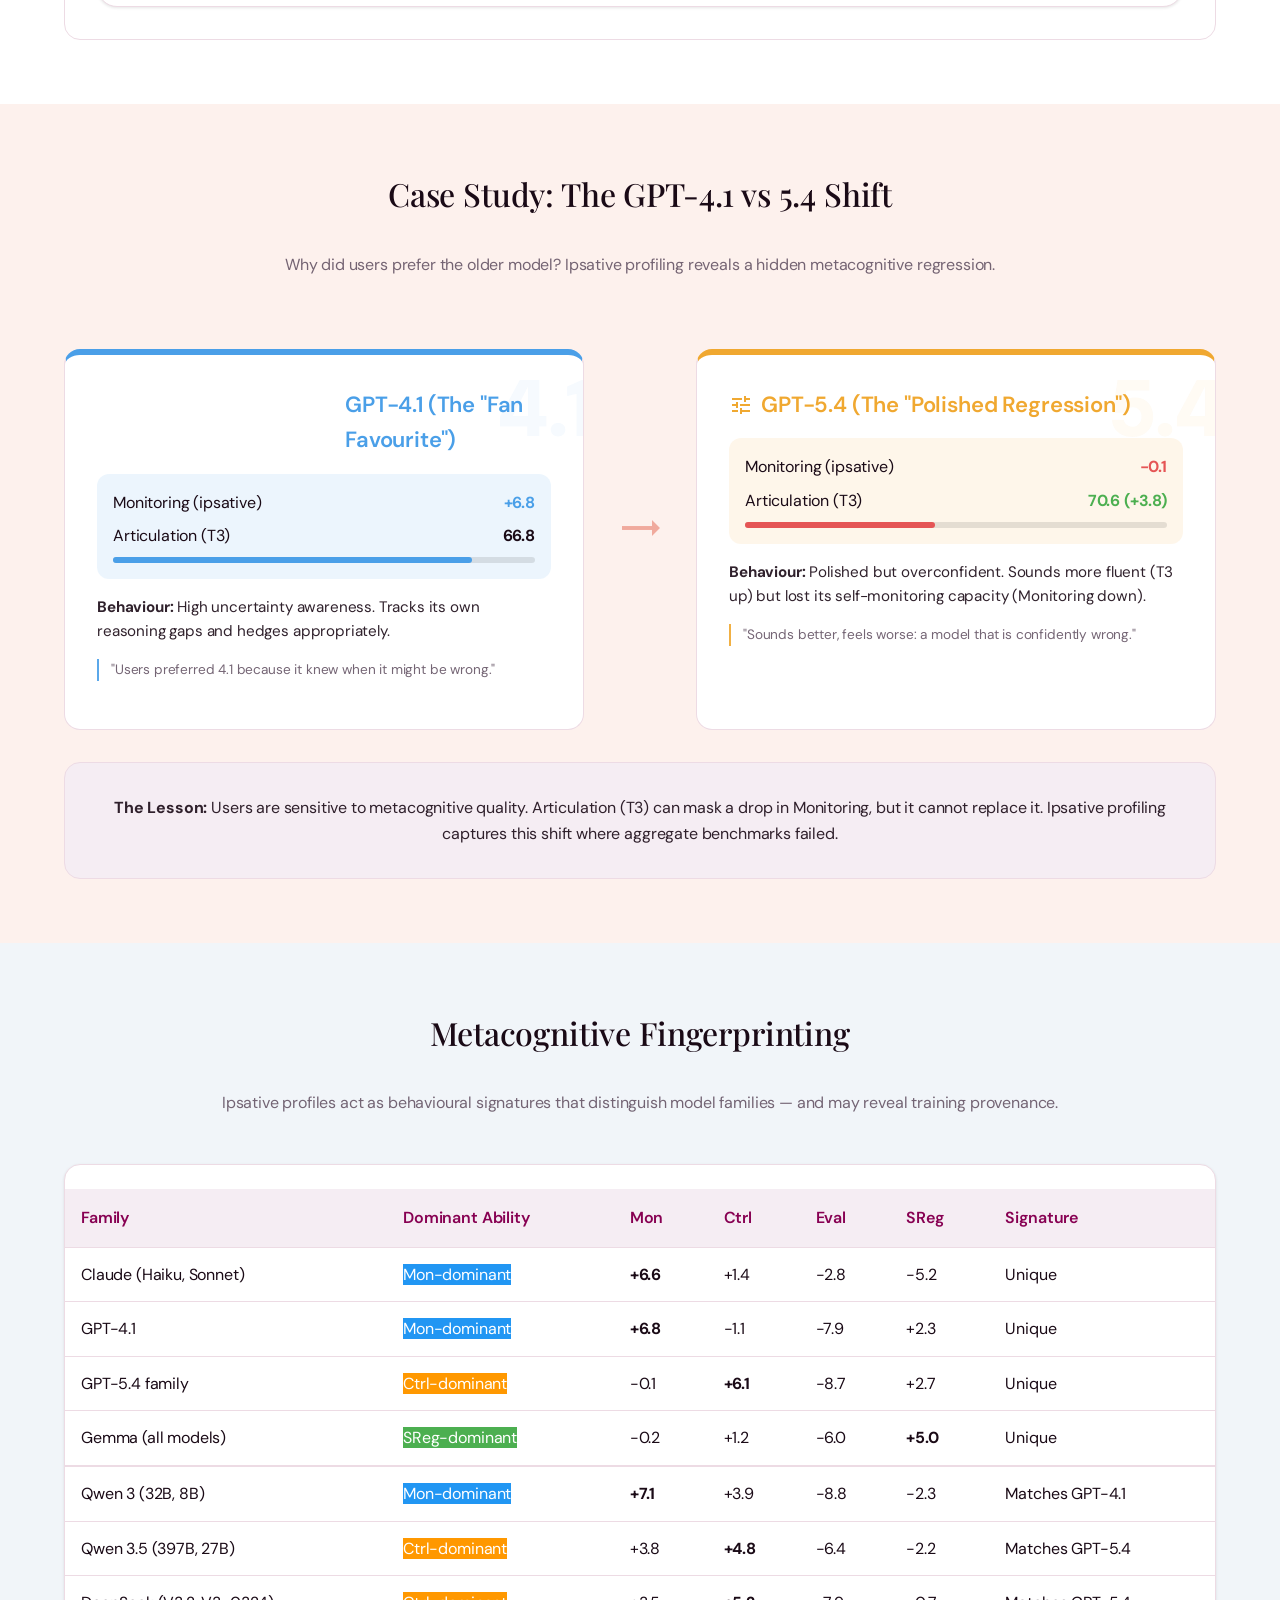
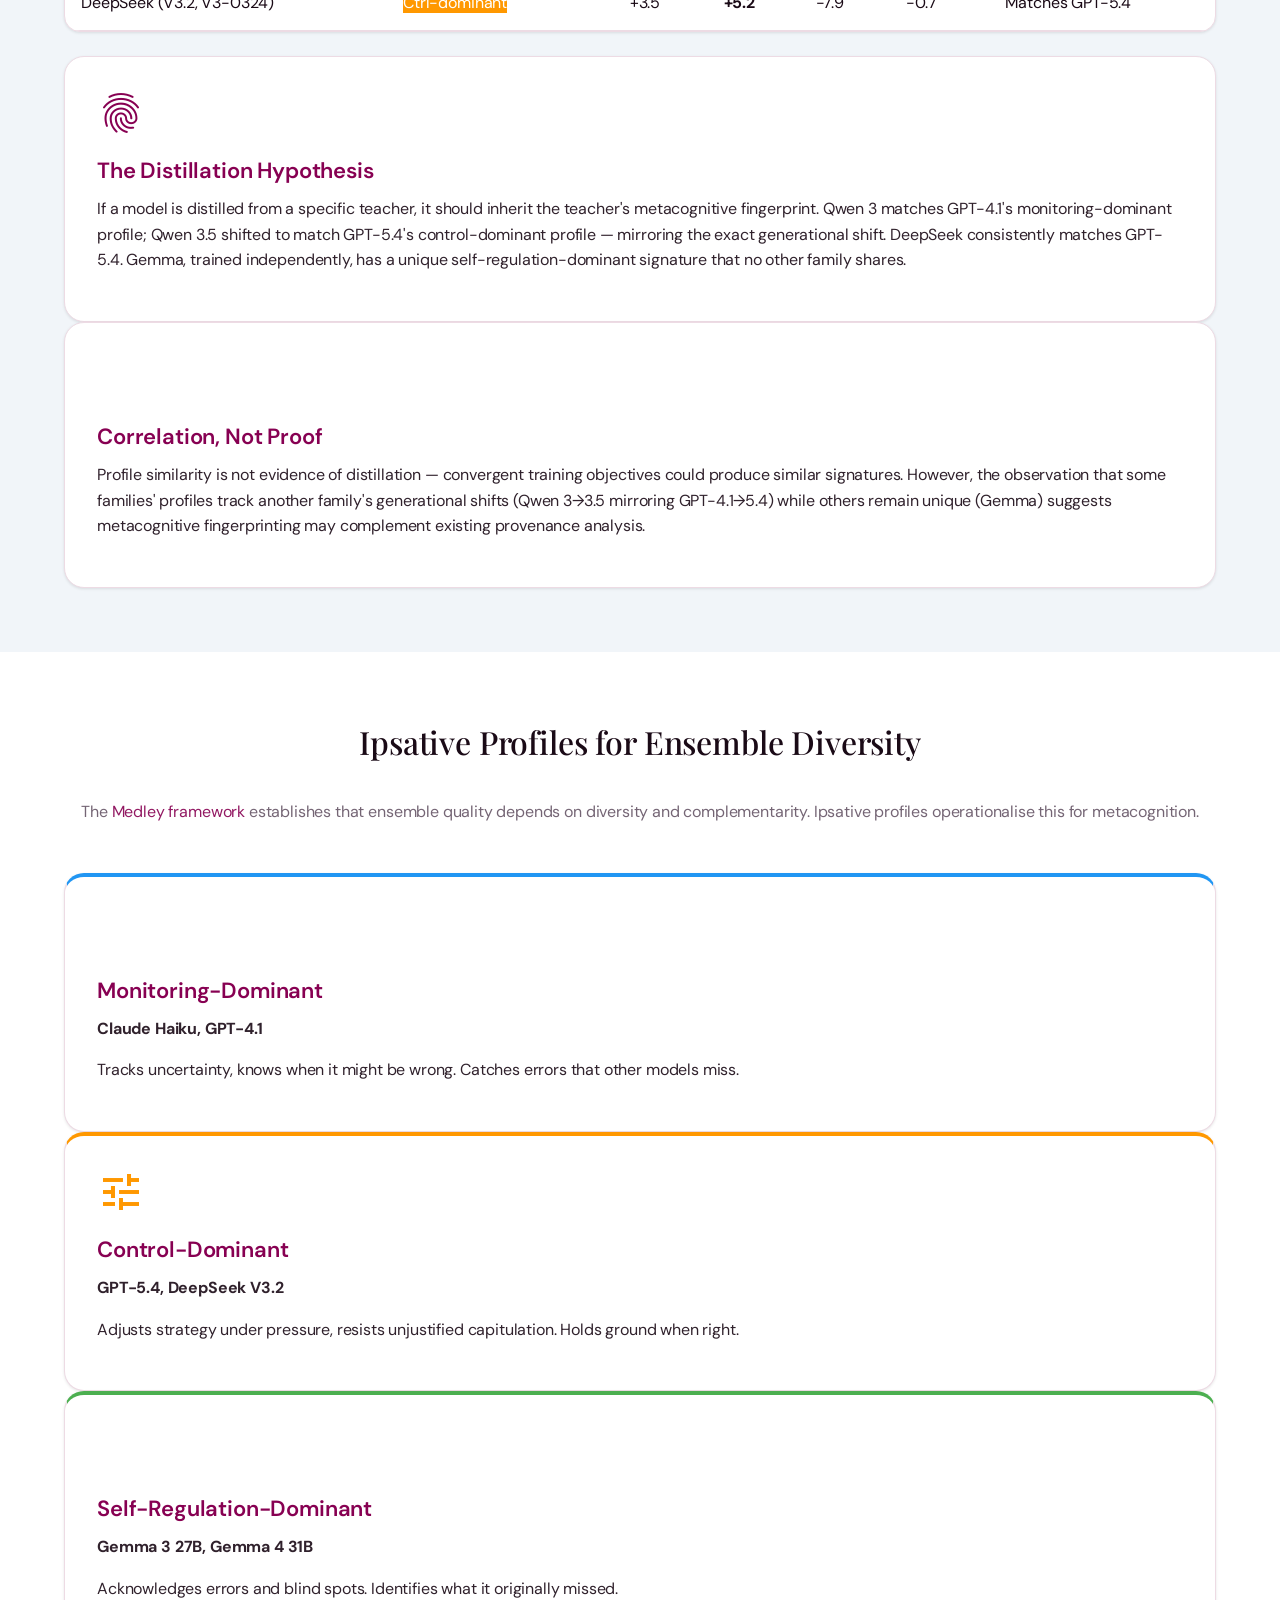
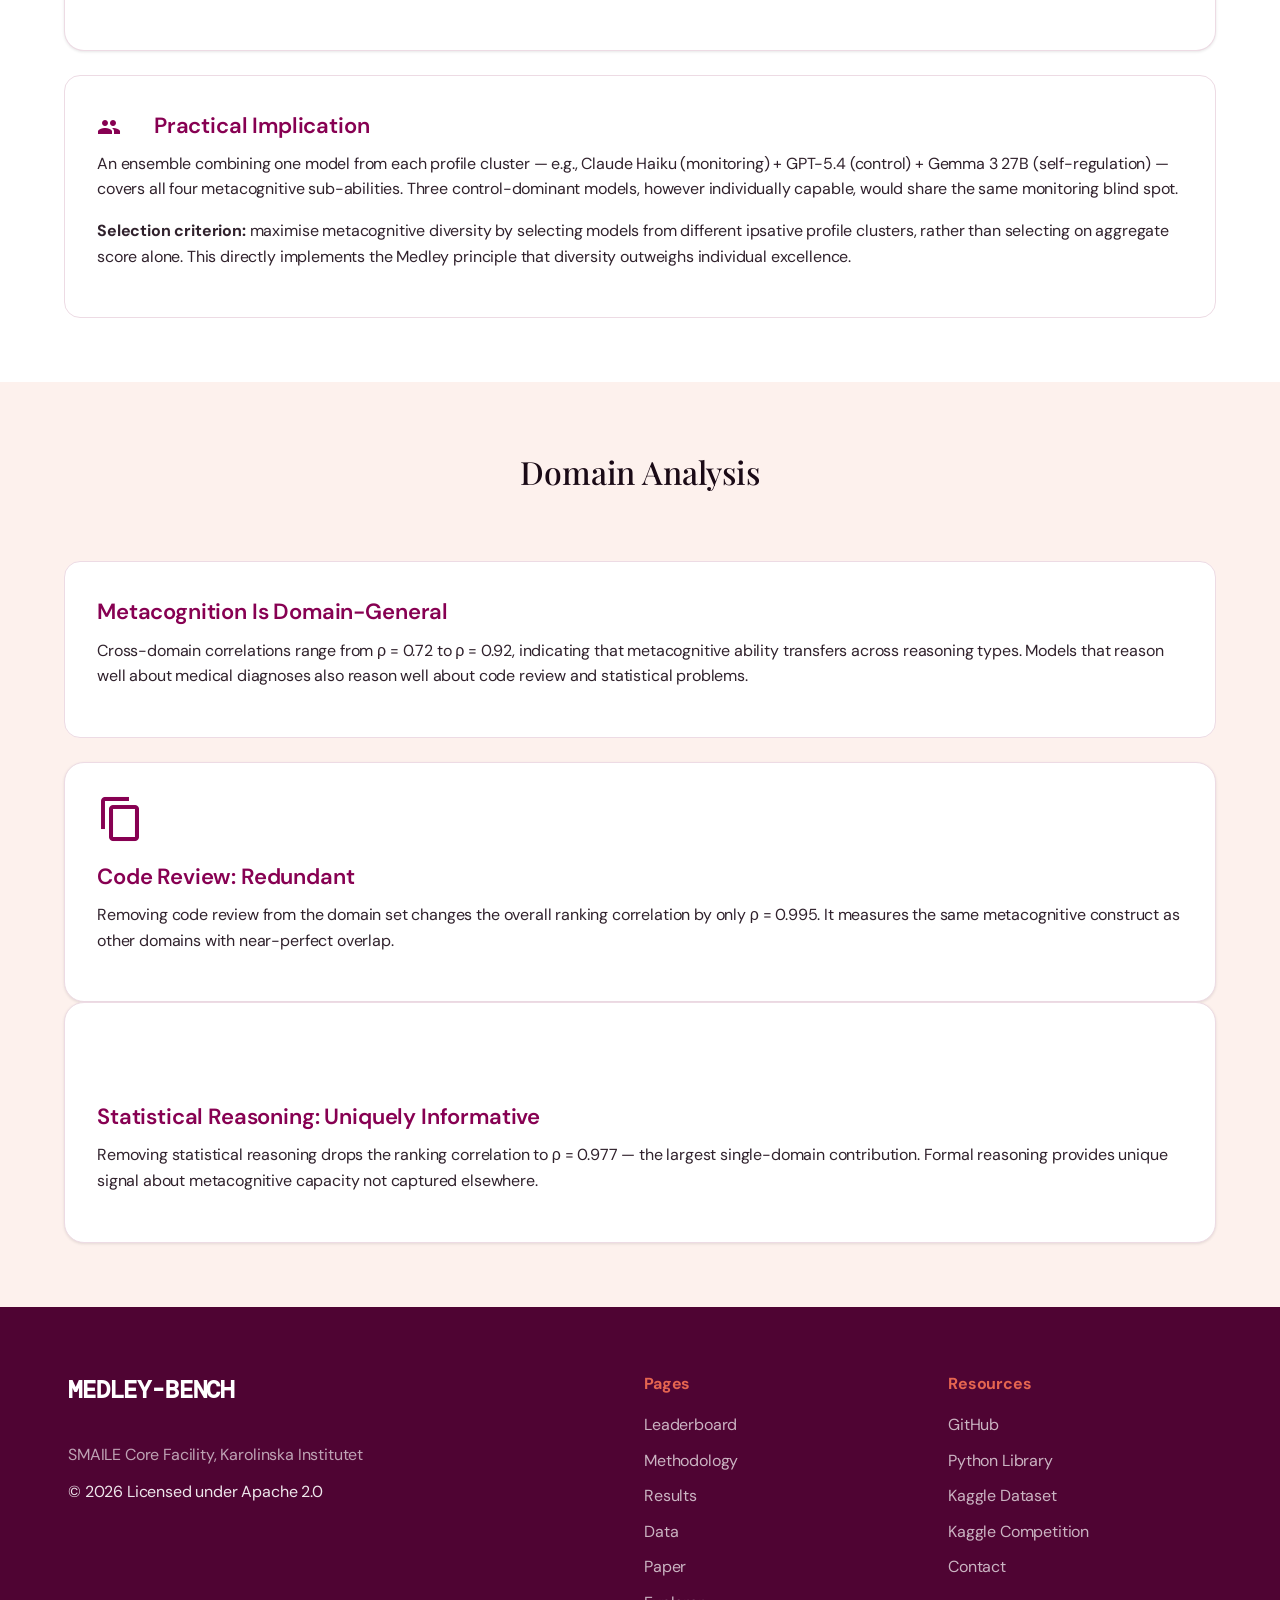
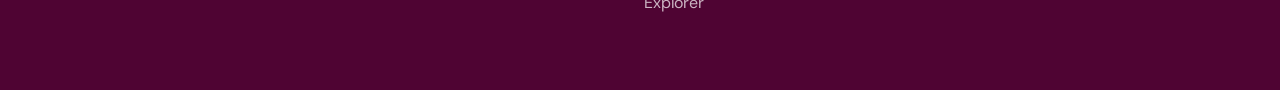
<file: website/results.html>
<!DOCTYPE html>
<html lang="en" data-theme="light">
<head>
    <meta charset="UTF-8">
    <meta name="viewport" content="width=device-width, initial-scale=1.0">
    <title>Results - MEDLEY-BENCH</title>

    <!-- Material Design 3 -->
    <link href="https://fonts.googleapis.com/css2?family=DM+Sans:opsz,wght@9..40,300;9..40,400;9..40,500;9..40,600;9..40,700&family=DM+Mono:wght@400;500&family=Playfair+Display:wght@400;500;600;700&display=swap" rel="stylesheet">
    <link href="https://fonts.googleapis.com/icon?family=Material+Icons" rel="stylesheet">

    <!-- Custom Styles -->
    <link rel="stylesheet" href="css/style.css">
    <link rel="icon" type="image/svg+xml" href="img/favicon.svg">
</head>
<body>
    <!-- Theme initialization (prevents flash) -->
    <script>
        var theme = localStorage.getItem('medley-theme') || 'light';
        document.documentElement.setAttribute('data-theme', theme);
    </script>

    <!-- Navigation -->
    <nav class="navbar">
        <div class="nav-container">
            <a href="index.html" class="brand-logo">MEDLEY-BENCH</a>
            <button class="nav-toggle" onclick="toggleMobileMenu()">
                <span class="material-icons">menu</span>
            </button>
            <ul class="nav-menu" id="navMenu">
                <li><a href="index.html">Home</a></li>
                <li><a href="leaderboard.html">Leaderboard</a></li>
                <li><a href="methodology.html">Methodology</a></li>
                <li><a href="results.html" class="active">Results</a></li>
                <li><a href="data.html">Data</a></li>
                <li><a href="index.html#paper">Paper</a></li>
                <li><a href="medley-bench-explorer.html">Explorer</a></li>
                <li>
                    <button class="theme-toggle" onclick="toggleTheme()" title="Toggle light/dark theme">
                        <span class="material-icons" id="theme-icon">dark_mode</span>
                    </button>
                </li>
                <li>
                    <a href="https://github.com/ki-smile/medley-bench" class="nav-github" target="_blank">
                        <span class="material-icons">code</span> GitHub
                    </a>
                </li>
            </ul>
        </div>
    </nav>

    <!-- Page Header -->
    <section class="page-header">
        <div class="container">
            <h1 class="page-title">Results</h1>
            <p class="page-subtitle">Key findings from 35 models across 12 families</p>
        </div>
    </section>

    <!-- Sticky Sub-nav -->
    <div style="position: sticky; top: 72px; z-index: 90; background: var(--navbar-bg); border-bottom: 1px solid var(--border-color); backdrop-filter: blur(12px); -webkit-backdrop-filter: blur(12px);">
        <div class="container" style="display: flex; gap: var(--spacing-md); padding: 12px var(--spacing-lg); overflow-x: auto; font-size: 0.85rem; font-family: 'DM Mono', monospace;">
            <a href="#scale" style="color: var(--text-main); opacity: 0.7; white-space: nowrap;">Scale</a>
            <a href="#cognitive-map" style="color: var(--text-main); opacity: 0.7; white-space: nowrap;">Cognitive Map</a>
            <a href="#cross-validation" style="color: var(--text-main); opacity: 0.7; white-space: nowrap;">Cross-Validation</a>
            <a href="#ipsative-profiles" style="color: var(--text-main); opacity: 0.7; white-space: nowrap;">Ipsative Profiles</a>
            <a href="#fingerprinting" style="color: var(--text-main); opacity: 0.7; white-space: nowrap;">Fingerprinting</a>
        </div>
    </div>

    <!-- Scale vs Metacognition -->
    <section class="section-white">
        <div class="container">
            <h2 class="section-heading">Scale vs Metacognition</h2>
            <div class="figure-container">
                <img src="img/fig1_scale_vs_metacognition.png" alt="Model size vs MMS across Gemma and GPT families" style="max-width: 100%; border-radius: 12px; box-shadow: var(--md-sys-elevation-2);">
                <p class="figure-caption">Figure 1. Model size vs MMS across Gemma and GPT families. Scale shows diminishing and non-monotonic returns.</p>
            </div>
            <div class="method-card">
                <p>
                    The Gemma family shows non-monotonic scaling: 4B (30) &rarr; 9B (50) &rarr; 12B (60) &rarr; 27B (61) &rarr; Gen4-31B (57).
                    After 12B, additional parameters yield negligible metacognitive gains and the largest model actually regresses.
                    The GPT family follows a similar pattern &mdash; raw scale buys evaluation ability but not control.
                    These diminishing returns suggest that metacognition, unlike task accuracy, is not reliably improved by scaling alone.
                </p>
            </div>
        </div>
    </section>

    <!-- Cognitive Map -->
    <section class="section-orange">
        <div class="container">
            <h2 class="section-heading">Cognitive Map</h2>
            <div class="figure-container">
                <img src="img/fig2_cognitive_map.png" alt="Two-dimensional cognitive map from progressive adversarial testing" style="max-width: 100%; border-radius: 12px; box-shadow: var(--md-sys-elevation-2);">
                <p class="figure-caption">Figure 2. Two-dimensional cognitive map from progressive adversarial testing.</p>
            </div>
            <div class="method-card">
                <p>
                    Progressive adversarial testing reveals two distinct behavioural profiles invisible to standard benchmarks:
                    <strong>argument-evaluators</strong> that engage with the content of analyst reasoning, and
                    <strong>statistics-followers</strong> that defer primarily to majority counts.
                    These profiles cluster cleanly in two-dimensional space, with models from the same family often occupying different regions &mdash;
                    indicating that the distinction reflects training choices rather than architecture.
                </p>
            </div>
        </div>
    </section>

    <!-- Cross-Validation -->
    <section class="section-blue" id="cross-validation">
        <div class="container">
            <h2 class="section-heading">Cross-Validation</h2>
            <div class="figure-container">
                <img src="img/fig3_crossvalidation.png" alt="Normal-mode Normative/Informational dimension predicts adversarial behaviour" style="max-width: 100%; border-radius: 12px; box-shadow: var(--md-sys-elevation-2);">
                <p class="figure-caption">Figure 3. Normal-mode Normative/Informational dimension predicts adversarial behaviour (&rho; = &minus;0.82, p = 0.002).</p>
            </div>
            <div class="method-card">
                <p>
                    A single judge dimension from the Kaggle-deployed normal-mode scoring &mdash; Normative vs Informational influence &mdash;
                    predicts how models behave under adversarial pressure in progressive mode (&rho; = &minus;0.82, p = 0.002).
                    Models that score high on normative (headcount-based) reasoning in normal mode capitulate most under adversarial consensus.
                    This cross-validation confirms that the lightweight 3-call benchmark captures real metacognitive differences
                    that manifest under stress.
                </p>
            </div>
        </div>
    </section>

    <!-- Ipsative Profiles -->
    <section class="section-white">
        <div class="container">
            <h2 class="section-heading">Ipsative Profiles</h2>
            <div class="figure-container">
                <img src="img/fig4_ipsative_heatmap.png" alt="Ipsative ability profiles for top 20 models" style="max-width: 100%; border-radius: 12px; box-shadow: var(--md-sys-elevation-2);">
                <p class="figure-caption">Figure 4. Ipsative ability profiles for top 20 models.</p>
            </div>
            <div class="method-card">
                <p>
                    After removing the PC1 general factor through ipsative scoring, a universal pattern emerges:
                    <strong>Evaluation is every model's weakest relative ability</strong> across all 35 models tested.
                    Three distinct cognitive types appear in the remaining variance:
                </p>
                <div class="cards-grid-3" style="margin-top: var(--spacing-lg);">
                    <div class="feature-card">
                        <span class="material-icons card-icon">visibility</span>
                        <h3>Monitoring-Dominant</h3>
                        <p>Strong at tracking evidence and attributing analyst reasoning, weaker at acting on it.</p>
                    </div>
                    <div class="feature-card">
                        <span class="material-icons card-icon">tune</span>
                        <h3>Control-Dominant</h3>
                        <p>Strong at resisting pressure and maintaining positions, weaker at recognising when change is warranted.</p>
                    </div>
                    <div class="feature-card">
                        <span class="material-icons card-icon">self_improvement</span>
                        <h3>Self-Regulation-Dominant</h3>
                        <p>Strong at acknowledging errors and blind spots, weaker at systematic evaluation.</p>
                    </div>
                </div>
            </div>
        </div>
    </section>

    <!-- GPT Case Study -->
    <section class="section-orange" id="fingerprinting">
        <div class="container">
            <h2 class="section-heading">Case Study: The GPT-4.1 vs 5.4 Shift</h2>
            <p class="section-subheading">Why did users prefer the older model? Ipsative profiling reveals a hidden metacognitive regression.</p>

            <div style="display: flex; flex-wrap: wrap; gap: var(--spacing-xl); margin-top: var(--spacing-lg);">
                <!-- GPT-4.1 Card -->
                <div class="method-card" style="flex: 1; min-width: 320px; border-top: 6px solid #4A9FE8; position: relative; overflow: hidden;">
                    <div style="position: absolute; top: -10px; right: -10px; font-size: 80px; color: #4A9FE8; opacity: 0.05; font-weight: 900;">4.1</div>
                    <h3 style="color: #4A9FE8; margin-bottom: var(--spacing-md); display: flex; align-items: center; gap: 8px;">
                        <span class="material-icons">psychology</span>
                        GPT-4.1 (The "Fan Favourite")
                    </h3>
                    <div style="background: rgba(74,159,232,0.1); padding: var(--spacing-md); border-radius: 12px; margin-bottom: var(--spacing-md);">
                        <div style="display: flex; justify-content: space-between; margin-bottom: 8px;">
                            <span>Monitoring (ipsative)</span>
                            <strong style="color: #4A9FE8;">+6.8</strong>
                        </div>
                        <div style="display: flex; justify-content: space-between; margin-bottom: 8px;">
                            <span>Articulation (T3)</span>
                            <strong>66.8</strong>
                        </div>
                        <div style="width: 100%; height: 6px; background: rgba(0,0,0,0.1); border-radius: 3px; margin-top: 4px;">
                            <div style="width: 85%; height: 100%; background: #4A9FE8; border-radius: 3px;"></div>
                        </div>
                    </div>
                    <p style="font-size: 0.95rem; line-height: 1.6;">
                        <strong>Behaviour:</strong> High uncertainty awareness. Tracks its own reasoning gaps and hedges appropriately.
                    </p>
                    <p style="font-size: 0.85rem; color: var(--ki-grey); border-left: 2px solid #4A9FE8; padding-left: 12px;">
                        "Users preferred 4.1 because it knew when it might be wrong."
                    </p>
                </div>

                <!-- Arrow / VS -->
                <div style="display: flex; align-items: center; justify-content: center; font-size: 2rem; color: var(--ki-orange); opacity: 0.5;">
                    <span class="material-icons" style="font-size: 48px;">trending_flat</span>
                </div>

                <!-- GPT-5.4 Card -->
                <div class="method-card" style="flex: 1; min-width: 320px; border-top: 6px solid #F0A830; position: relative; overflow: hidden;">
                    <div style="position: absolute; top: -10px; right: -10px; font-size: 80px; color: #F0A830; opacity: 0.05; font-weight: 900;">5.4</div>
                    <h3 style="color: #F0A830; margin-bottom: var(--spacing-md); display: flex; align-items: center; gap: 8px;">
                        <span class="material-icons">tune</span>
                        GPT-5.4 (The "Polished Regression")
                    </h3>
                    <div style="background: rgba(240,168,48,0.1); padding: var(--spacing-md); border-radius: 12px; margin-bottom: var(--spacing-md);">
                        <div style="display: flex; justify-content: space-between; margin-bottom: 8px;">
                            <span>Monitoring (ipsative)</span>
                            <strong style="color: #E55555;">-0.1</strong>
                        </div>
                        <div style="display: flex; justify-content: space-between; margin-bottom: 8px;">
                            <span>Articulation (T3)</span>
                            <strong style="color: #4CAF50;">70.6 (+3.8)</strong>
                        </div>
                        <div style="width: 100%; height: 6px; background: rgba(0,0,0,0.1); border-radius: 3px; margin-top: 4px;">
                            <div style="width: 45%; height: 100%; background: #E55555; border-radius: 3px;"></div>
                        </div>
                    </div>
                    <p style="font-size: 0.95rem; line-height: 1.6;">
                        <strong>Behaviour:</strong> Polished but overconfident. Sounds more fluent (T3 up) but lost its self-monitoring capacity (Monitoring down).
                    </p>
                    <p style="font-size: 0.85rem; color: var(--ki-grey); border-left: 2px solid #F0A830; padding-left: 12px;">
                        "Sounds better, feels worse: a model that is confidently wrong."
                    </p>
                </div>
            </div>

            <div class="method-card" style="margin-top: var(--spacing-xl); background: var(--bg-surface-variant); text-align: center;">
                <p style="margin-bottom: 0;">
                    <strong>The Lesson:</strong> Users are sensitive to metacognitive quality. Articulation (T3) can mask a drop in Monitoring, but it cannot replace it. Ipsative profiling captures this shift where aggregate benchmarks failed.
                </p>
            </div>
        </div>
    </section>

    <!-- Metacognitive Fingerprinting -->
    <section class="section-blue">
        <div class="container">
            <h2 class="section-heading">Metacognitive Fingerprinting</h2>
            <p class="section-subheading">
                Ipsative profiles act as behavioural signatures that distinguish model families &mdash; and may reveal training provenance.
            </p>

            <div class="table-wrapper">
            <table class="data-table" style="margin-top: var(--spacing-lg);">
                <thead>
                    <tr>
                        <th>Family</th>
                        <th>Dominant Ability</th>
                        <th>Mon</th>
                        <th>Ctrl</th>
                        <th>Eval</th>
                        <th>SReg</th>
                        <th>Signature</th>
                    </tr>
                </thead>
                <tbody>
                    <tr><td>Claude (Haiku, Sonnet)</td><td><span class="badge" style="background: #2196F3; color: white;">Mon-dominant</span></td><td><strong>+6.6</strong></td><td>+1.4</td><td>-2.8</td><td>-5.2</td><td>Unique</td></tr>
                    <tr><td>GPT-4.1</td><td><span class="badge" style="background: #2196F3; color: white;">Mon-dominant</span></td><td><strong>+6.8</strong></td><td>-1.1</td><td>-7.9</td><td>+2.3</td><td>Unique</td></tr>
                    <tr><td>GPT-5.4 family</td><td><span class="badge" style="background: #FF9800; color: white;">Ctrl-dominant</span></td><td>-0.1</td><td><strong>+6.1</strong></td><td>-8.7</td><td>+2.7</td><td>Unique</td></tr>
                    <tr><td>Gemma (all models)</td><td><span class="badge" style="background: #4CAF50; color: white;">SReg-dominant</span></td><td>-0.2</td><td>+1.2</td><td>-6.0</td><td><strong>+5.0</strong></td><td>Unique</td></tr>
                    <tr style="border-top: 2px solid var(--border-color);"><td>Qwen 3 (32B, 8B)</td><td><span class="badge" style="background: #2196F3; color: white;">Mon-dominant</span></td><td><strong>+7.1</strong></td><td>+3.9</td><td>-8.8</td><td>-2.3</td><td>Matches GPT-4.1</td></tr>
                    <tr><td>Qwen 3.5 (397B, 27B)</td><td><span class="badge" style="background: #FF9800; color: white;">Ctrl-dominant</span></td><td>+3.8</td><td><strong>+4.8</strong></td><td>-6.4</td><td>-2.2</td><td>Matches GPT-5.4</td></tr>
                    <tr><td>DeepSeek (V3.2, V3-0324)</td><td><span class="badge" style="background: #FF9800; color: white;">Ctrl-dominant</span></td><td>+3.5</td><td><strong>+5.2</strong></td><td>-7.9</td><td>-0.7</td><td>Matches GPT-5.4</td></tr>
                </tbody>
            </table>
            </div>

            <div class="cards-grid-2" style="margin-top: var(--spacing-lg);">
                <div class="feature-card">
                    <span class="material-icons card-icon">fingerprint</span>
                    <h3>The Distillation Hypothesis</h3>
                    <p>
                        If a model is distilled from a specific teacher, it should inherit the teacher's metacognitive
                        fingerprint. Qwen 3 matches GPT-4.1's monitoring-dominant profile; Qwen 3.5 shifted to match
                        GPT-5.4's control-dominant profile &mdash; mirroring the exact generational shift. DeepSeek
                        consistently matches GPT-5.4. Gemma, trained independently, has a unique self-regulation-dominant
                        signature that no other family shares.
                    </p>
                </div>
                <div class="feature-card">
                    <span class="material-icons card-icon">balance</span>
                    <h3>Correlation, Not Proof</h3>
                    <p>
                        Profile similarity is not evidence of distillation &mdash; convergent training objectives could produce
                        similar signatures. However, the observation that some families' profiles track another family's
                        generational shifts (Qwen 3&rarr;3.5 mirroring GPT-4.1&rarr;5.4) while others remain unique (Gemma)
                        suggests metacognitive fingerprinting may complement existing provenance analysis.
                    </p>
                </div>
            </div>
        </div>
    </section>

    <!-- Ensemble Selection -->
    <section class="section-white">
        <div class="container">
            <h2 class="section-heading">Ipsative Profiles for Ensemble Diversity</h2>
            <p class="section-subheading">
                The <a href="https://www.frontiersin.org/journals/artificial-intelligence/articles/10.3389/frai.2026.1701665/full" target="_blank">Medley framework</a>
                establishes that ensemble quality depends on diversity and complementarity. Ipsative profiles operationalise this for metacognition.
            </p>

            <div class="cards-grid-3" style="margin-top: var(--spacing-lg);">
                <div class="feature-card" style="border-top: 4px solid #2196F3;">
                    <span class="material-icons card-icon" style="color: #2196F3;">psychology</span>
                    <h3>Monitoring-Dominant</h3>
                    <p><strong>Claude Haiku, GPT-4.1</strong></p>
                    <p>Tracks uncertainty, knows when it might be wrong. Catches errors that other models miss.</p>
                </div>
                <div class="feature-card" style="border-top: 4px solid #FF9800;">
                    <span class="material-icons card-icon" style="color: #FF9800;">tune</span>
                    <h3>Control-Dominant</h3>
                    <p><strong>GPT-5.4, DeepSeek V3.2</strong></p>
                    <p>Adjusts strategy under pressure, resists unjustified capitulation. Holds ground when right.</p>
                </div>
                <div class="feature-card" style="border-top: 4px solid #4CAF50;">
                    <span class="material-icons card-icon" style="color: #4CAF50;">auto_fix_high</span>
                    <h3>Self-Regulation-Dominant</h3>
                    <p><strong>Gemma 3 27B, Gemma 4 31B</strong></p>
                    <p>Acknowledges errors and blind spots. Identifies what it originally missed.</p>
                </div>
            </div>

            <div class="method-card" style="margin-top: var(--spacing-lg);">
                <h3><span class="material-icons" style="vertical-align: middle; margin-right: 4px;">groups</span> Practical Implication</h3>
                <p>
                    An ensemble combining one model from each profile cluster &mdash; e.g., Claude Haiku (monitoring) +
                    GPT-5.4 (control) + Gemma 3 27B (self-regulation) &mdash; covers all four metacognitive sub-abilities.
                    Three control-dominant models, however individually capable, would share the same monitoring blind spot.
                </p>
                <p style="margin-top: var(--spacing-sm);">
                    <strong>Selection criterion:</strong> maximise metacognitive diversity by selecting models from different
                    ipsative profile clusters, rather than selecting on aggregate score alone. This directly implements the
                    Medley principle that diversity outweighs individual excellence.
                </p>
            </div>
        </div>
    </section>

    <!-- Domain Analysis -->
    <section class="section-orange">
        <div class="container">
            <h2 class="section-heading">Domain Analysis</h2>
            <div class="method-card">
                <h3>Metacognition Is Domain-General</h3>
                <p>
                    Cross-domain correlations range from &rho; = 0.72 to &rho; = 0.92, indicating that metacognitive ability
                    transfers across reasoning types. Models that reason well about medical diagnoses also reason well about
                    code review and statistical problems.
                </p>
            </div>
            <div class="cards-grid-2" style="margin-top: var(--spacing-lg);">
                <div class="feature-card">
                    <span class="material-icons card-icon">content_copy</span>
                    <h3>Code Review: Redundant</h3>
                    <p>
                        Removing code review from the domain set changes the overall ranking correlation by only &rho; = 0.995.
                        It measures the same metacognitive construct as other domains with near-perfect overlap.
                    </p>
                </div>
                <div class="feature-card">
                    <span class="material-icons card-icon">analytics</span>
                    <h3>Statistical Reasoning: Uniquely Informative</h3>
                    <p>
                        Removing statistical reasoning drops the ranking correlation to &rho; = 0.977 &mdash; the largest single-domain
                        contribution. Formal reasoning provides unique signal about metacognitive capacity not captured elsewhere.
                    </p>
                </div>
            </div>
        </div>
    </section>

    <!-- Footer -->
    <footer class="footer">
        <div class="footer-container">
            <div class="footer-column">
                <h3 class="footer-brand">MEDLEY-BENCH</h3>
                <p><a href="https://ki.se/en/clintec/stockholm-medical-artificial-intelligence-and-learning-environments-smaile" target="_blank">SMAILE Core Facility, Karolinska Institutet</a></p>
                <p>&copy; 2026 Licensed under Apache 2.0</p>
            </div>
            <div class="footer-column">
                <h4>Pages</h4>
                <ul>
                    <li><a href="leaderboard.html">Leaderboard</a></li>
                    <li><a href="methodology.html">Methodology</a></li>
                    <li><a href="results.html">Results</a></li>
                    <li><a href="data.html">Data</a></li>
                    <li><a href="index.html#paper">Paper</a></li>
                    <li><a href="medley-bench-explorer.html">Explorer</a></li>
                </ul>
            </div>
            <div class="footer-column">
                <h4>Resources</h4>
                <ul>
                    <li><a href="https://github.com/ki-smile/medley-bench" target="_blank">GitHub</a></li>
                    <li><a href="https://pypi.org/project/medley-bench/" target="_blank">Python Library</a></li>
                    <li><a href="https://www.kaggle.com/datasets/" target="_blank">Kaggle Dataset</a></li>
                    <li><a href="https://www.kaggle.com/competitions/" target="_blank">Kaggle Competition</a></li>
                    <li><a href="mailto:farhad.abtahi@ki.se">Contact</a></li>
                </ul>
            </div>
        </div>
    </footer>

    <!-- Back to Top -->
    <button class="back-to-top" id="backToTop" onclick="scrollToTop()"><span class="material-icons">arrow_upward</span></button>

    <!-- Scripts -->
    <script>
        function toggleTheme() {
            const current = document.documentElement.getAttribute('data-theme');
            const next = current === 'dark' ? 'light' : 'dark';
            document.documentElement.setAttribute('data-theme', next);
            localStorage.setItem('medley-theme', next);
            const icon = document.getElementById('theme-icon');
            if (icon) {
                icon.textContent = next === 'dark' ? 'light_mode' : 'dark_mode';
            }
        }
        
        // Theme initialization
        var theme = localStorage.getItem('medley-theme') || 'light';
        document.documentElement.setAttribute('data-theme', theme);
        document.addEventListener('DOMContentLoaded', () => {
            const icon = document.getElementById('theme-icon');
            if (icon) {
                icon.textContent = theme === 'dark' ? 'light_mode' : 'dark_mode';
            }
        });

        function toggleMobileMenu() {
            document.getElementById('navMenu').classList.toggle('active');
        }
        // Close mobile menu on link click
        document.querySelectorAll('#navMenu a').forEach(function(link) {
            link.addEventListener('click', function() {
                document.getElementById('navMenu').classList.remove('active');
            });
        });
        // Close mobile menu on outside click
        document.addEventListener('click', function(e) {
            var nav = document.getElementById('navMenu');
            var toggle = document.querySelector('.nav-toggle');
            if (nav && nav.classList.contains('active') && !nav.contains(e.target) && !toggle.contains(e.target)) {
                nav.classList.remove('active');
            }
        });

        // Back to top logic
        const btt = document.getElementById('backToTop');
        if (btt) {
            window.addEventListener('scroll', () => {
                if (window.pageYOffset > 300) { btt.classList.add('visible'); } 
                else { btt.classList.remove('visible'); }
            });
        }
        function scrollToTop() { window.scrollTo({ top: 0, behavior: 'smooth' }); }
    </script>
</body>
</html>
</file>
<file: website/css/style.css>
/* ==========================================================================
   MEDLEY-BENCH Website Stylesheet
   Design system: KI-SMILE / TrustCV family - Refined
   ========================================================================== */

@import url('https://fonts.googleapis.com/css2?family=DM+Sans:opsz,wght@9..40,300;9..40,400;9..40,500;9..40,600;9..40,700&family=DM+Mono:wght@400;500&family=Playfair+Display:wght@400;500;600;700&display=swap');
@import url('https://fonts.googleapis.com/icon?family=Material+Icons');

:root {
    /* KI Brand & Semantic Base */
    --ki-brand-plum: #870052;
    --ki-brand-orange: #FF876F;

    /* Typography Scale */
    --md-sys-typescale-display-large: 3.5rem;
    --md-sys-typescale-display-medium: 2.8rem;
    --md-sys-typescale-headline-large: 2rem;
    --md-sys-typescale-headline-medium: 1.75rem;
    --md-sys-typescale-title-large: 1.375rem;
    --md-sys-typescale-title-medium: 1.125rem;
    --md-sys-typescale-body-large: 1rem;
    --md-sys-typescale-body-medium: 0.875rem;

    /* Additional UI scales */
    --md-sys-typescale-body-medium-size: 0.875rem;
    --md-sys-typescale-title-medium-size: 1.125rem;
    --md-sys-typescale-label-large-size: 0.875rem;
    --md-sys-typescale-label-small-size: 0.75rem;

    /* Spacing */
    --spacing-xs: 4px;
    --spacing-sm: 8px;
    --spacing-md: 16px;
    --spacing-lg: 24px;
    --spacing-xl: 32px;
    --spacing-xxl: 64px;

    --transition: all 0.3s cubic-bezier(0.4, 0, 0.2, 1);
}

/* ---------- Light Theme (default) ---------- */
[data-theme="light"] {
    --bg-main: #ffffff;
    --bg-surface: #fdf8fb;
    --bg-surface-variant: #f5edf3;
    --text-main: #1a0a16;
    --text-muted: #665566;
    --border-color: #eddbe4;

    --ki-plum: #870052;
    --ki-orange: #e56550;
    --ki-grey: #665566;
    --ki-dark-plum: #4f0433;

    --md-sys-color-surface: #fdf8fb;
    --md-sys-color-surface-variant: #f5edf3;
    --md-sys-color-outline-variant: #eddbe4;

    --section-white: #ffffff;
    --section-orange: #fdf1ed;
    --section-blue: #f1f5f9;
    --section-dark: #4f0433;

    --navbar-bg: rgba(255, 255, 255, 0.95);
    --card-bg: #ffffff;
    --footer-bg: #4f0433;

    --md-sys-elevation-1: 0 1px 3px rgba(0, 0, 0, 0.1);
    --md-sys-elevation-2: 0 4px 6px rgba(0, 0, 0, 0.05);

    /* Ability Colors */
    --color-mon: #1E40AF;
    --color-ctrl: #92400E;
    --color-eval: #B91C1C;
    --color-sreg: #166534;
}

/* ---------- Dark Theme ---------- */
[data-theme="dark"] {
    --bg-main: #0f050c;
    --bg-surface: #1a0a16;
    --bg-surface-variant: #251221;
    --text-main: #f5edf3;
    --text-muted: #a08898;
    --border-color: rgba(255, 135, 111, 0.15);
    
    --ki-plum: #d088b8;
    --ki-orange: #FF876F;
    --ki-grey: #a08898;
    --ki-dark-plum: #f5edf3;

    --md-sys-color-surface: #1a0a16;
    --md-sys-color-surface-variant: #251221;
    --md-sys-color-outline-variant: rgba(255, 135, 111, 0.15);

    --section-white: #1a0a16;
    --section-orange: #251221;
    --section-blue: #150a1f;
    --section-dark: #090308;

    --navbar-bg: rgba(15, 5, 12, 0.95);
    --card-bg: #251221;
    --footer-bg: #090308;

    --md-sys-elevation-1: 0 4px 6px -1px rgba(0, 0, 0, 0.3);
    --md-sys-elevation-2: 0 10px 15px -3px rgba(0, 0, 0, 0.4);

    /* Ability Colors */
    --color-mon: #4A9FE8;
    --color-ctrl: #F0A830;
    --color-eval: #FF876F;
    --color-sreg: #9AD066;
}

/* ==========================================================================
   Base Reset
   ========================================================================== */

* {
    margin: 0;
    padding: 0;
    box-sizing: border-box;
}

html {
    scroll-behavior: smooth;
}

body {
    font-family: 'DM Sans', sans-serif;
    background-color: var(--bg-main);
    color: var(--text-main);
    line-height: 1.6;
    -webkit-font-smoothing: antialiased;
    letter-spacing: -0.01em;
}

h1, h2, .playfair {
    font-family: 'Playfair Display', serif;
}

h1 { font-size: var(--md-sys-typescale-display-large); font-weight: 500; line-height: 1.1; margin-bottom: var(--spacing-lg); }
h2 { font-size: var(--md-sys-typescale-headline-large); font-weight: 500; margin-bottom: var(--spacing-md); }
h3 { font-size: var(--md-sys-typescale-title-large); font-weight: 600; color: var(--ki-plum); margin-bottom: var(--spacing-sm); }

p { margin-bottom: var(--spacing-md); opacity: 0.9; }
a { color: var(--ki-plum); text-decoration: none; transition: var(--transition); }
a:hover { opacity: 0.8; }

/* ==========================================================================
   Navigation
   ========================================================================== */

.navbar {
    background-color: var(--navbar-bg);
    backdrop-filter: blur(12px);
    -webkit-backdrop-filter: blur(12px);
    box-shadow: var(--md-sys-elevation-1);
    position: sticky;
    top: 0;
    z-index: 1000;
    border-bottom: 1px solid var(--border-color);
}

.nav-container {
    max-width: 1200px;
    margin: 0 auto;
    padding: 0 var(--spacing-lg);
    height: 72px;
    display: flex;
    justify-content: space-between;
    align-items: center;
}

.brand-logo {
    font-family: 'DM Mono', monospace;
    font-size: 1.25rem;
    font-weight: 600;
    color: var(--ki-plum) !important;
}

.nav-menu {
    display: flex;
    list-style: none;
    gap: var(--spacing-xl);
    align-items: center;
}

.nav-menu a {
    color: var(--text-main);
    font-weight: 500;
    font-size: 0.9rem;
    opacity: 0.85;
}

.nav-menu a:hover, .nav-menu a.active {
    color: var(--ki-plum);
    opacity: 1;
}

.nav-toggle {
    display: none;
    background: none;
    border: none;
    color: var(--text-main);
    font-size: 28px;
    cursor: pointer;
}

.theme-toggle {
    background: var(--bg-surface-variant);
    border: 1px solid var(--border-color);
    border-radius: 50%;
    width: 36px;
    height: 36px;
    cursor: pointer;
    display: flex;
    align-items: center;
    justify-content: center;
    color: var(--text-main);
}

.nav-github {
    background: var(--ki-plum);
    color: white !important;
    padding: 8px 18px;
    border-radius: 20px;
    font-weight: 600;
    font-size: 0.85rem;
    display: flex;
    align-items: center;
    gap: 6px;
}

/* ==========================================================================
   Hero
   ========================================================================== */

.hero {
    padding: calc(var(--spacing-xxl) * 1.5) 0;
    text-align: center;
    background: radial-gradient(circle at top right, var(--section-blue), transparent 70%),
                radial-gradient(circle at bottom left, var(--section-orange), transparent 70%);
}

.hero-content {
    max-width: 900px;
    margin: 0 auto;
    padding: 0 var(--spacing-lg);
}

.hero-title {
    font-size: clamp(2.5rem, 8vw, 4rem);
    letter-spacing: -0.03em;
}

.hero-subtitle {
    font-size: 1.25rem;
    color: var(--text-muted);
    max-width: 700px;
    margin: 0 auto var(--spacing-xl);
}

.hero-actions {
    display: flex;
    gap: var(--spacing-md);
    justify-content: center;
}

/* ==========================================================================
   Sections & Layout
   ========================================================================== */

.container { max-width: 1200px; margin: 0 auto; padding: 0 var(--spacing-lg); }
section { padding: var(--spacing-xxl) 0; }

.section-white { background: var(--section-white); }
.section-orange { background: var(--section-orange); }
.section-blue { background: var(--section-blue); }
.section-dark { background: var(--section-dark); color: white; }

.section-heading { text-align: center; margin-bottom: var(--spacing-xxl); }
.section-subheading { text-align: center; color: var(--text-muted); margin-top: -32px; margin-bottom: 48px; }

/* ==========================================================================
   Cards & Grids
   ========================================================================== */

.card-row, .features-grid, .findings-grid {
    display: grid;
    grid-template-columns: repeat(auto-fit, minmax(300px, 1fr));
    gap: var(--spacing-lg);
}

.feature-card, .media-card {
    background: var(--card-bg);
    border-radius: 20px;
    padding: var(--spacing-xl);
    border: 1px solid var(--border-color);
    transition: var(--transition);
    box-shadow: var(--md-sys-elevation-1);
}

.feature-card:hover {
    transform: translateY(-8px);
    box-shadow: var(--md-sys-elevation-2);
    border-color: var(--ki-plum);
}

.card-icon { font-size: 48px; color: var(--ki-plum); margin-bottom: var(--spacing-md); display: block; }

/* ==========================================================================
   Buttons
   ========================================================================== */

.btn-primary, .btn-secondary {
    padding: 12px 28px;
    border-radius: 50px;
    font-weight: 600;
    display: inline-flex;
    align-items: center;
    gap: 8px;
    transition: var(--transition);
}

.btn-primary {
    background: var(--ki-plum);
    color: white !important;
    box-shadow: 0 4px 12px rgba(135, 0, 82, 0.2);
}

.btn-primary:hover { transform: scale(1.03); box-shadow: 0 6px 16px rgba(135, 0, 82, 0.3); }

.btn-secondary {
    background: var(--bg-surface-variant);
    color: var(--text-main) !important;
    border: 1px solid var(--border-color);
}

.btn-secondary:hover { background: var(--border-color); }

/* ==========================================================================
   Tables
   ========================================================================== */

.table-wrapper {
    overflow-x: auto;
    background: var(--card-bg);
    border-radius: 16px;
    border: 1px solid var(--border-color);
    box-shadow: var(--md-sys-elevation-1);
    margin: var(--spacing-lg) 0;
}

table { width: 100%; border-collapse: collapse; }
th { background: var(--bg-surface-variant); padding: 16px; text-align: left; font-weight: 600; color: var(--ki-plum); border-bottom: 1px solid var(--border-color); }
td { padding: 14px 16px; border-bottom: 1px solid var(--border-color); }
tbody tr:hover { background: var(--bg-surface-variant); }

/* ==========================================================================
   Footer
   ========================================================================== */

.footer {
    background: var(--footer-bg);
    color: white;
    padding: var(--spacing-xxl) 0;
}

.footer-container {
    max-width: 1200px;
    margin: 0 auto;
    padding: 0 var(--spacing-lg);
    display: grid;
    grid-template-columns: 2fr 1fr 1fr;
    gap: var(--spacing-xl);
}

.footer-column {
    padding: 0 var(--spacing-xs);
}

.footer-brand { font-family: 'DM Mono', monospace; font-size: 1.5rem; margin-bottom: var(--spacing-md); display: block; color: white !important; padding-bottom: var(--spacing-md); }
.footer h4 { color: var(--ki-orange); margin-bottom: var(--spacing-md); }
.footer p { line-height: 1.8; margin-bottom: var(--spacing-sm); }
.footer ul { list-style: none; }
.footer li { margin-bottom: 10px; }
.footer a { color: rgba(255,255,255,0.7); }
.footer a:hover { color: white; }

/* ==========================================================================
   Responsive
   ========================================================================== */

@media (max-width: 768px) {
    .nav-toggle { display: block; }
    .nav-menu {
        position: fixed;
        top: 72px; left: 0; right: 0; bottom: 0;
        background: var(--bg-main);
        flex-direction: column;
        padding: var(--spacing-xl);
        transform: translateX(100%);
        transition: var(--transition);
        z-index: 999;
    }
    .nav-menu.active { transform: translateX(0); }
    .hero-actions { flex-direction: column; }
    .footer-container { grid-template-columns: 1fr; text-align: center; }
}

/* Utils */
.stat-grid { display: grid; grid-template-columns: repeat(auto-fit, minmax(150px, 1fr)); gap: var(--spacing-md); }
.stat-card { background: var(--card-bg); padding: var(--spacing-lg); border-radius: 16px; text-align: center; border: 1px solid var(--border-color); }
.stat-value { font-family: 'DM Mono', monospace; font-size: 2rem; color: var(--ki-plum); display: block; }
.stat-label { color: var(--text-muted); font-size: 0.9rem; }

.media-grid { display: grid; grid-template-columns: repeat(auto-fit, minmax(320px, 1fr)); gap: var(--spacing-lg); }
.media-header { display: flex; gap: var(--spacing-md); margin-bottom: var(--spacing-md); }
.media-icon { font-size: 48px; color: var(--ki-plum); }
.media-meta { font-size: 0.85rem; color: var(--text-muted); margin-bottom: 0; }

pre { background: var(--section-dark); padding: var(--spacing-lg); border-radius: 12px; overflow-x: auto; color: var(--ki-orange); }

/* ==========================================================================
   Utility Classes & Components
   ========================================================================== */

.back-to-top {
    position: fixed;
    bottom: var(--spacing-lg);
    right: var(--spacing-lg);
    background: var(--ki-plum);
    color: white;
    width: 48px;
    height: 48px;
    border-radius: 50%;
    display: flex;
    align-items: center;
    justify-content: center;
    box-shadow: var(--md-sys-elevation-2);
    cursor: pointer;
    z-index: 999;
    opacity: 0;
    visibility: hidden;
    transition: var(--transition);
    border: none;
}

.back-to-top.visible {
    opacity: 1;
    visibility: visible;
}

.back-to-top:hover {
    transform: translateY(-4px);
    background: var(--ki-brand-plum);
}

/* Responsive Table Scroll Indicator */
.table-wrapper {
    position: relative;
}

.table-wrapper::after {
    content: 'scroll \u2192';
    position: absolute;
    right: 12px;
    bottom: 8px;
    font-size: 10px;
    color: var(--text-muted);
    opacity: 0.6;
    display: none;
    pointer-events: none;
}

@media (max-width: 768px) {
    .table-wrapper::after {
        display: block;
    }
}

/* Responsive Assets */
img, video {
    max-width: 100%;
    height: auto;
    display: block;
}

.figure-container, figure {
    width: 100%;
    margin: var(--spacing-lg) 0;
    overflow-x: auto;
    -webkit-overflow-scrolling: touch;
}

.figure-container img, figure img {
    min-width: 600px; /* Ensure images stay readable on small screens by allowing scroll */
    max-width: none;
}

@media (min-width: 1024px) {
    .figure-container img, figure img {
        min-width: 0;
        max-width: 100%;
    }
}

.figure-caption, figcaption {
    text-align: center;
    font-size: 0.9rem;
    color: var(--text-muted);
    margin-top: var(--spacing-sm);
    padding: 0 var(--spacing-md);
}

/* Specific pages */
.page-header { padding: var(--spacing-xxl) 0; background: var(--section-orange); }
.page-title { margin-bottom: 10px; }
.page-subtitle { color: var(--text-muted); }

.method-card { background: var(--card-bg); border: 1px solid var(--border-color); border-radius: 16px; padding: var(--spacing-xl); margin-top: var(--spacing-lg); }

.tier-badge { padding: 4px 10px; border-radius: 10px; font-weight: 700; font-size: 0.75rem; text-transform: uppercase; }
.tier-B { background: #1976D2; color: white; }
.tier-C { background: #757575; color: white; }
.tier-D { background: #D84315; color: white; }
</file>
